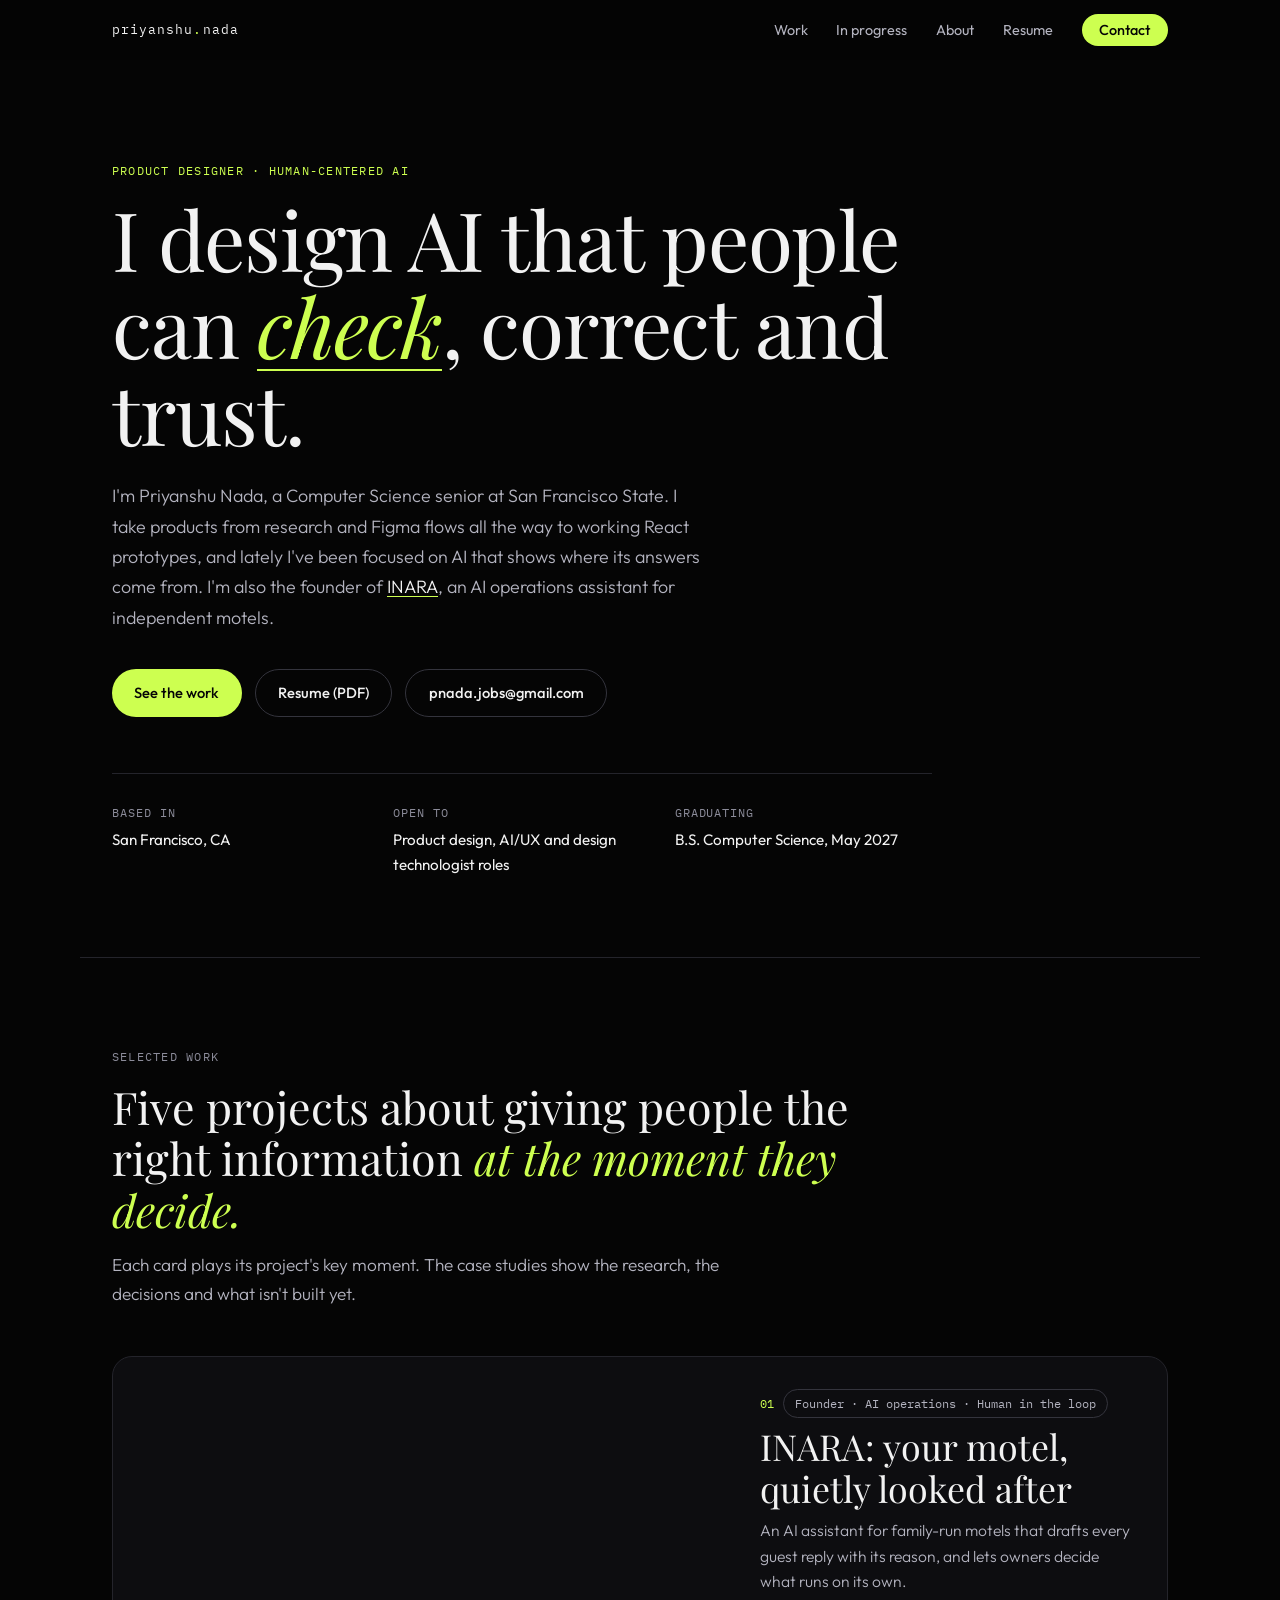
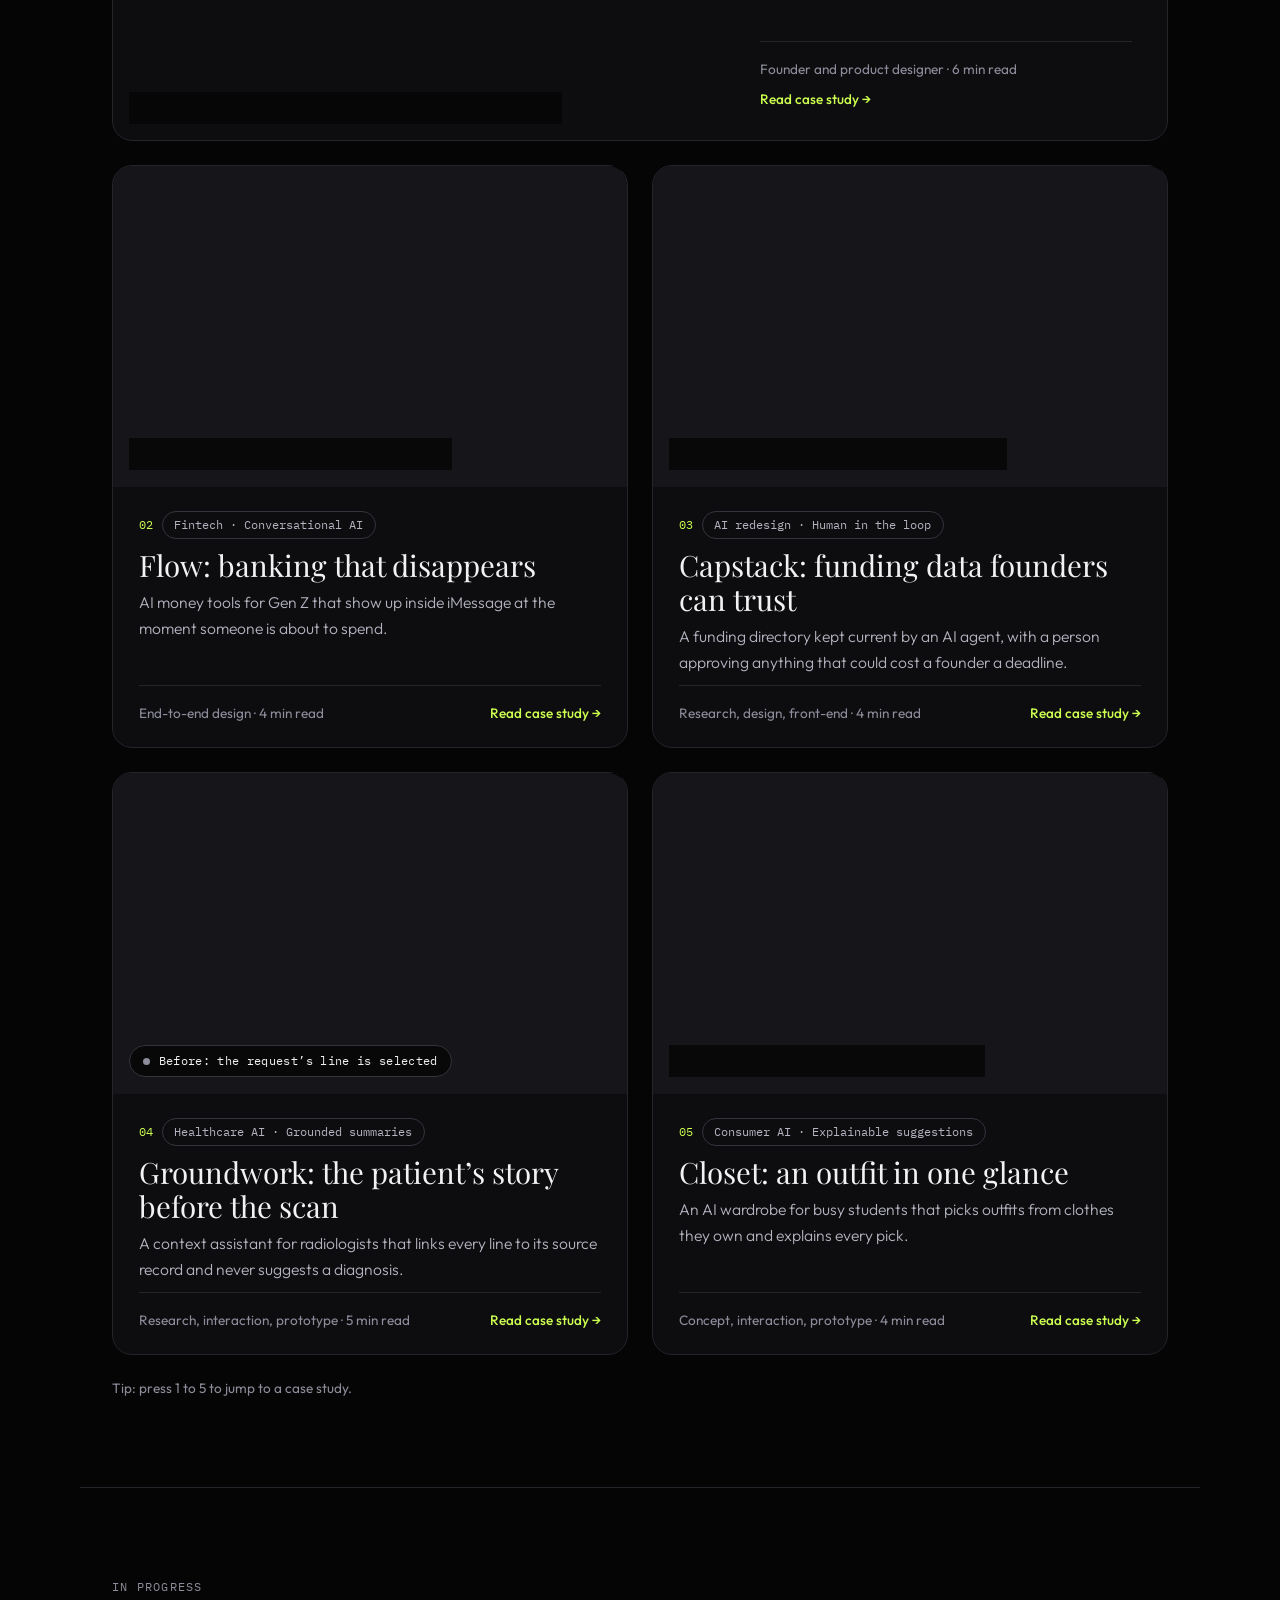
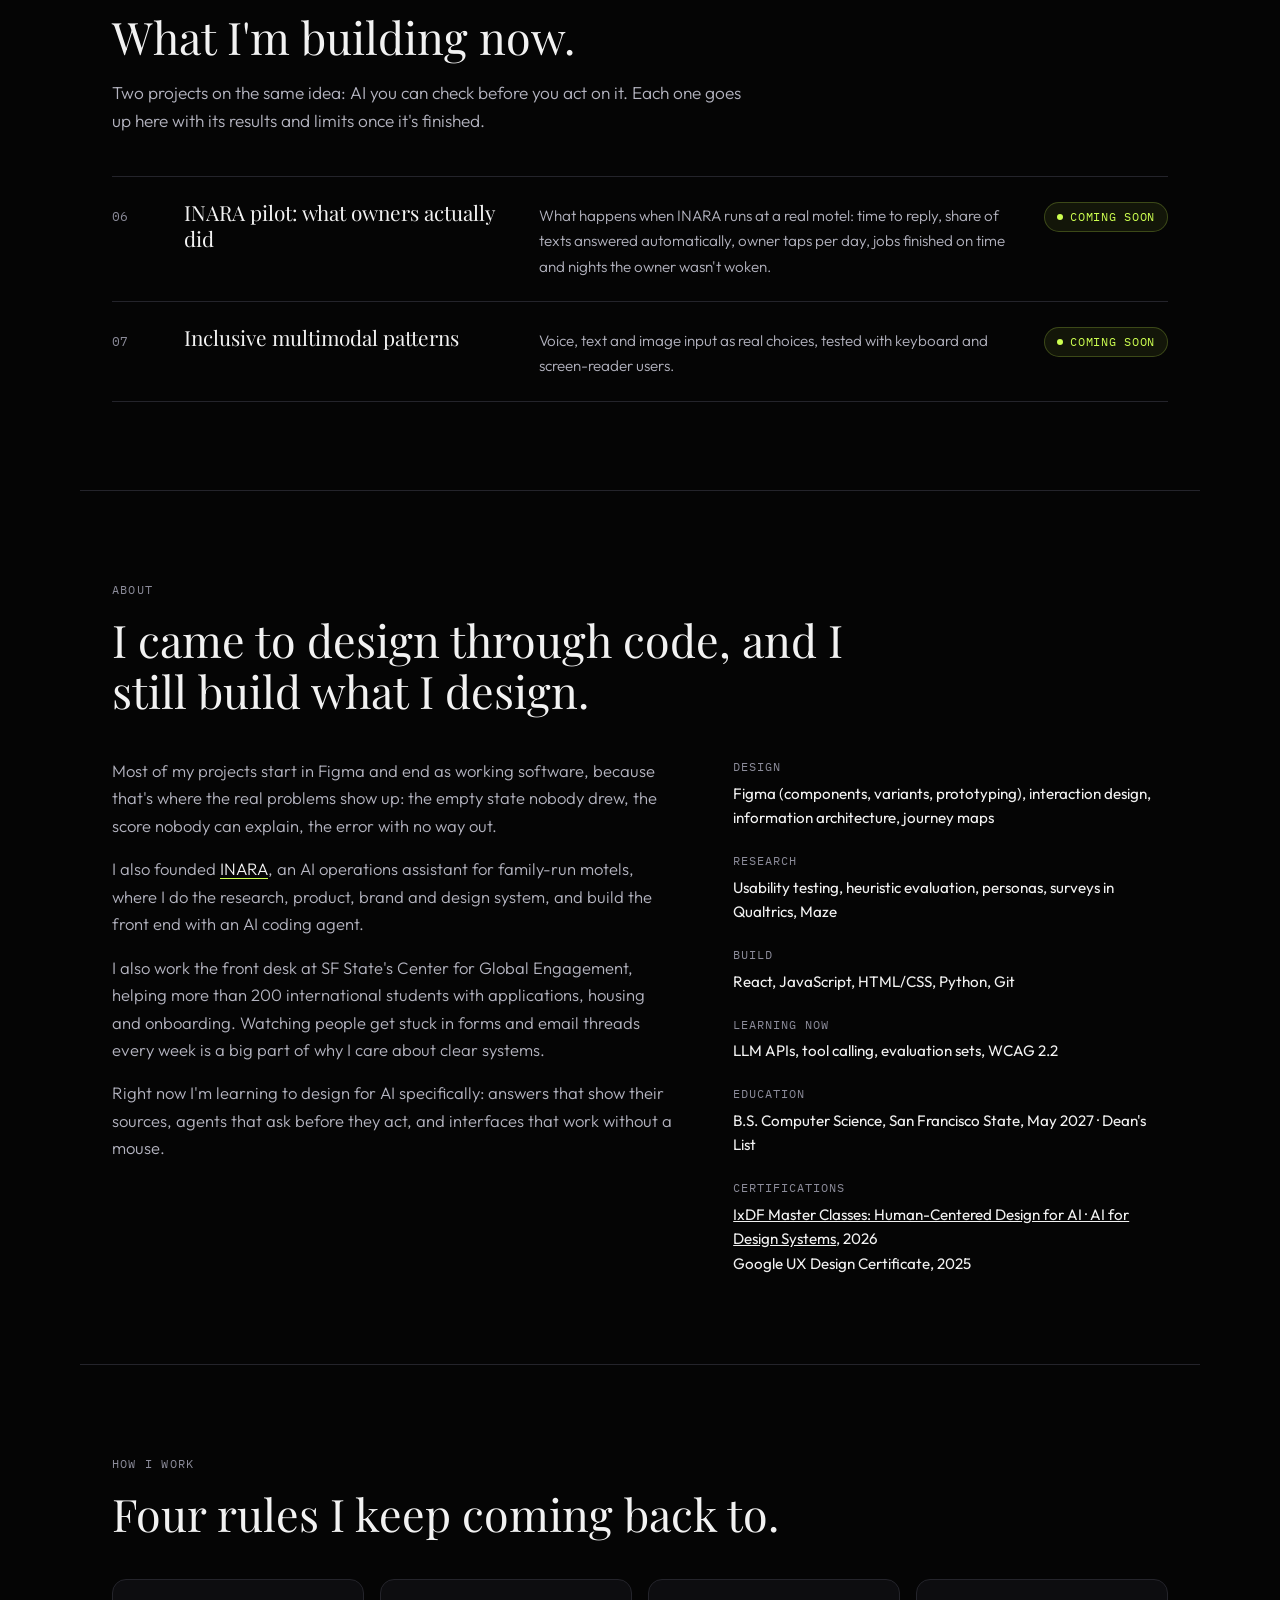
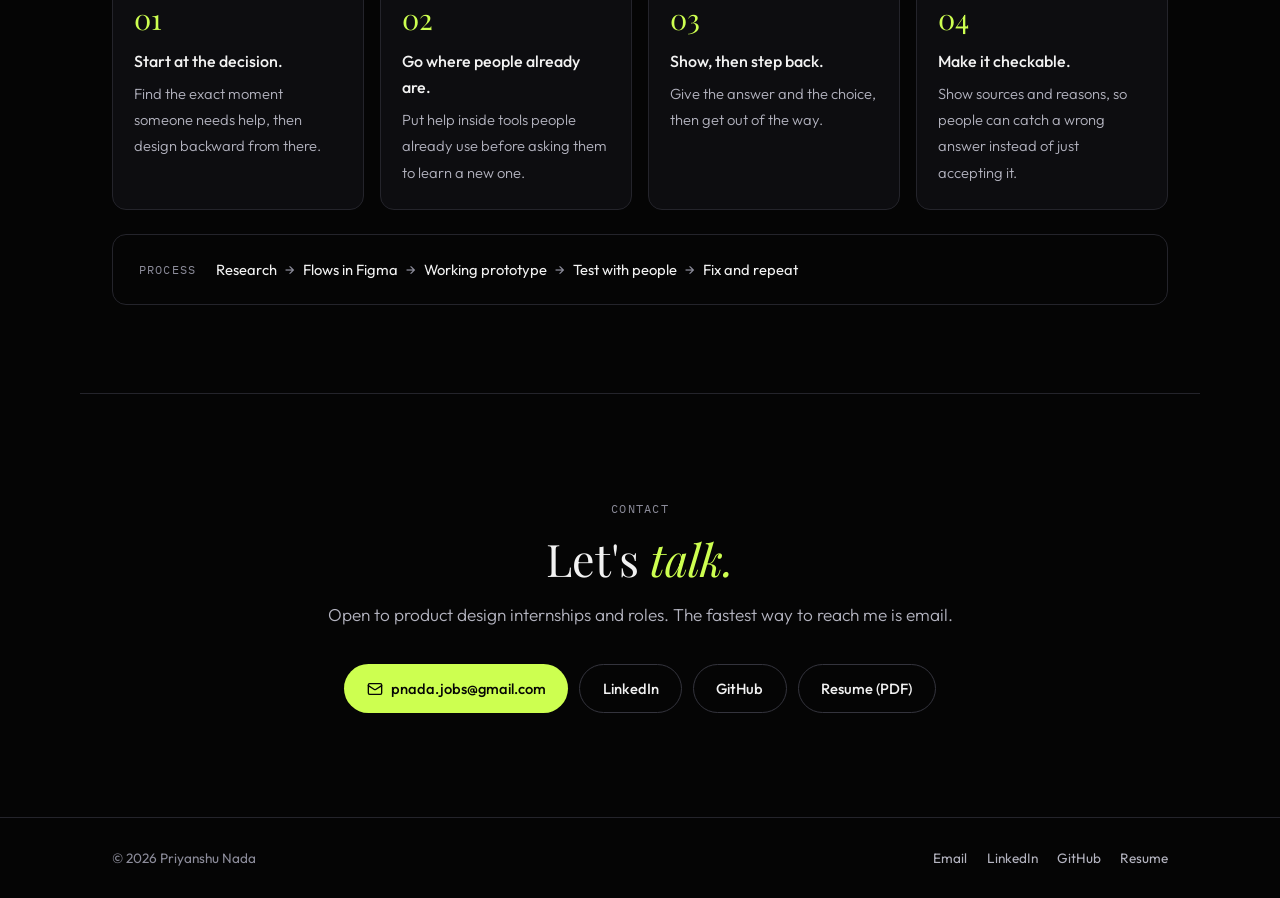
<file: index.html>
<!DOCTYPE html>
<html lang="en">
<head>
<meta charset="UTF-8">
<meta name="viewport" content="width=device-width, initial-scale=1.0">
<title>Priyanshu Nada | Product Designer, Human-Centered AI</title>
<meta name="description" content="Priyanshu Nada is a product designer, CS senior at San Francisco State and founder of INARA. He designs and prototypes AI products people can check, correct and trust.">
<link rel="canonical" href="https://nadadesign.netlify.app/">
<meta property="og:title" content="Priyanshu Nada | Product Designer, Human-Centered AI">
<meta property="og:description" content="I design AI that people can check, correct and trust. Case studies: INARA, Flow, Capstack, Groundwork and Closet.">
<meta property="og:type" content="website">
<meta property="og:url" content="https://nadadesign.netlify.app/">
<meta property="og:image" content="https://nadadesign.netlify.app/assets/preview/inara-a.jpg">
<meta name="twitter:card" content="summary_large_image">
<link rel="preconnect" href="https://fonts.googleapis.com">
<link rel="preconnect" href="https://fonts.gstatic.com" crossorigin>
<link href="https://fonts.googleapis.com/css2?family=Playfair+Display:ital,wght@0,400;0,600;1,400&family=Outfit:wght@300;400;500;600&family=IBM+Plex+Mono:wght@400;500&display=swap" rel="stylesheet">
<script>document.documentElement.classList.add('js')</script>
<link rel="stylesheet" href="./assets/site.css">
<script type="speculationrules">{"prefetch":[{"source":"document","where":{"href_matches":"/work/*"},"eagerness":"moderate"}]}</script>
</head>
<body>
<a class="skip" href="#main">Skip to content</a>
<div class="progress" id="progress" aria-hidden="true"></div>

<header class="nav" id="nav">
  <div class="nav-in">
    <a class="logo" href="#top">priyanshu<span>.</span>nada</a>
    <button class="nav-toggle" id="navToggle" aria-expanded="false" aria-controls="navLinks" aria-label="Open menu">
      <svg viewBox="0 0 24 24" fill="none" stroke="currentColor" stroke-width="2" stroke-linecap="round" aria-hidden="true"><line x1="4" y1="7" x2="20" y2="7"/><line x1="4" y1="12" x2="20" y2="12"/><line x1="4" y1="17" x2="20" y2="17"/></svg>
    </button>
    <ul class="nav-links" id="navLinks">
      <li><a href="#work">Work</a></li>
      <li><a href="#next">In progress</a></li>
      <li><a href="#about">About</a></li>
      <li><a href="./Priyanshu_Nada_Product_Design_Resume.pdf" target="_blank" rel="noopener">Resume</a></li>
      <li><a class="btn-sm" href="#contact">Contact</a></li>
    </ul>
  </div>
</header>

<main id="main">

<!-- Hero -->
<section class="hero" id="top">
  <div class="wrap">
    <p class="label">Product designer · Human-centered AI</p>
    <h1 class="h1">I design AI that people can <em>check</em>, correct and trust.</h1>
    <p class="hero-sub">I'm Priyanshu Nada, a Computer Science senior at San Francisco State. I take products from research and Figma flows all the way to working React prototypes, and lately I've been focused on AI that shows where its answers come from. I'm also the founder of <a href="work/inara/">INARA</a>, an AI operations assistant for independent motels.</p>
    <div class="hero-cta">
      <a class="btn btn-a" href="#work">See the work</a>
      <a class="btn btn-o" href="./Priyanshu_Nada_Product_Design_Resume.pdf" target="_blank" rel="noopener">Resume (PDF)</a>
      <a class="btn btn-o" href="mailto:pnada.jobs@gmail.com">pnada.jobs@gmail.com</a>
    </div>
    <dl class="facts">
      <div><dt>Based in</dt><dd>San Francisco, CA</dd></div>
      <div><dt>Open to</dt><dd>Product design, AI/UX and design technologist roles</dd></div>
      <div><dt>Graduating</dt><dd>B.S. Computer Science, May 2027</dd></div>
    </dl>
  </div>
</section>
<div class="rule"></div>

<!-- Work -->
<section id="work">
  <div class="wrap">
    <div class="reveal">
      <p class="label">Selected work</p>
      <h2 class="h2">Five projects about giving people the right information <em>at the moment they decide.</em></h2>
      <p class="lead">Each card plays its project's key moment. The case studies show the research, the decisions and what isn't built yet.</p>
    </div>
    <div class="grid">
      <a class="pcard featured" href="work/inara/" aria-label="INARA: your motel, quietly looked after. Read the case study">
        <div class="pmedia" style="view-transition-name:m-inara">
          <picture><source type="image/webp" srcset="assets/preview/inara-a.webp"><img class="a" src="assets/preview/inara-a.jpg" width="1200" height="750" loading="lazy" decoding="async" alt=""></picture>
          <picture><source type="image/webp" srcset="assets/preview/inara-b.webp"><img class="b" src="assets/preview/inara-b.jpg" width="1200" height="750" loading="lazy" decoding="async" alt=""></picture>
          <span class="phint" aria-hidden="true"><i></i><span class="s1">Before: a late-checkout text, drafted with its reason</span><span class="s2">After: approved in two taps, and delivered</span></span>
        </div>
        <div class="pbody">
          <div class="pkick"><span class="case-num">01</span><span class="pill">Founder · AI operations · Human in the loop</span></div>
          <h3 class="ptitle" style="view-transition-name:t-inara">INARA: your motel, quietly looked after</h3>
          <p class="pline">An AI assistant for family-run motels that drafts every guest reply with its reason, and lets owners decide what runs on its own.</p>
          <div class="pfoot"><span>Founder and product designer · 6 min read</span><span class="pgo">Read case study <span class="arr" aria-hidden="true">→</span></span></div>
        </div>
      </a>
      <a class="pcard" href="work/flow/" aria-label="Flow: banking that disappears. Read the case study">
        <div class="pmedia" style="view-transition-name:m-flow">
          <img class="a" src="assets/preview/flow-a.jpg" width="1200" height="750" loading="lazy" alt="">
          <img class="b" src="assets/preview/flow-b.jpg" width="1200" height="750" loading="lazy" alt="">
          <span class="phint" aria-hidden="true"><i></i><span class="s1">Before: a bill lands in the group chat</span><span class="s2">After: split settled in 18 seconds</span></span>
        </div>
        <div class="pbody">
          <div class="pkick"><span class="case-num">02</span><span class="pill">Fintech · Conversational AI</span></div>
          <h3 class="ptitle" style="view-transition-name:t-flow">Flow: banking that disappears</h3>
          <p class="pline">AI money tools for Gen Z that show up inside iMessage at the moment someone is about to spend.</p>
          <div class="pfoot"><span>End-to-end design · 4 min read</span><span class="pgo">Read case study <span class="arr" aria-hidden="true">→</span></span></div>
        </div>
      </a>
      <a class="pcard" href="work/capstack/" aria-label="Capstack: funding data founders can trust. Read the case study">
        <div class="pmedia" style="view-transition-name:m-capstack">
          <img class="a" src="assets/preview/capstack-a.jpg" width="1200" height="750" loading="lazy" alt="">
          <img class="b" src="assets/preview/capstack-b.jpg" width="1200" height="750" loading="lazy" alt="">
          <span class="phint" aria-hidden="true"><i></i><span class="s1">Before: the agent proposes a rule change</span><span class="s2">After: a curator verifies it, with the source</span></span>
        </div>
        <div class="pbody">
          <div class="pkick"><span class="case-num">03</span><span class="pill">AI redesign · Human in the loop</span></div>
          <h3 class="ptitle" style="view-transition-name:t-capstack">Capstack: funding data founders can trust</h3>
          <p class="pline">A funding directory kept current by an AI agent, with a person approving anything that could cost a founder a deadline.</p>
          <div class="pfoot"><span>Research, design, front-end · 4 min read</span><span class="pgo">Read case study <span class="arr" aria-hidden="true">→</span></span></div>
        </div>
      </a>
      <a class="pcard" href="work/groundwork/" aria-label="Groundwork: the patient’s story before the scan. Read the case study">
        <div class="pmedia" style="view-transition-name:m-groundwork">
          <img class="a" src="assets/preview/groundwork-a.jpg" width="1200" height="750" loading="lazy" alt="">
          <img class="b" src="assets/preview/groundwork-b.jpg" width="1200" height="750" loading="lazy" alt="">
          <span class="phint" aria-hidden="true"><i></i><span class="s1">Before: the request’s line is selected</span><span class="s2">After: a lab source opens, exact line highlighted</span></span>
        </div>
        <div class="pbody">
          <div class="pkick"><span class="case-num">04</span><span class="pill">Healthcare AI · Grounded summaries</span></div>
          <h3 class="ptitle" style="view-transition-name:t-groundwork">Groundwork: the patient’s story before the scan</h3>
          <p class="pline">A context assistant for radiologists that links every line to its source record and never suggests a diagnosis.</p>
          <div class="pfoot"><span>Research, interaction, prototype · 5 min read</span><span class="pgo">Read case study <span class="arr" aria-hidden="true">→</span></span></div>
        </div>
      </a>
      <a class="pcard" href="work/closet/" aria-label="Closet: an outfit in one glance. Read the case study">
        <div class="pmedia" style="view-transition-name:m-closet">
          <img class="a" src="assets/preview/closet-a.jpg" width="1200" height="750" loading="lazy" alt="">
          <img class="b" src="assets/preview/closet-b.jpg" width="1200" height="750" loading="lazy" alt="">
          <span class="phint" aria-hidden="true"><i></i><span class="s1">Before: the wardrobe doors are closed</span><span class="s2">After: doors open on today’s clothes</span></span>
        </div>
        <div class="pbody">
          <div class="pkick"><span class="case-num">05</span><span class="pill">Consumer AI · Explainable suggestions</span></div>
          <h3 class="ptitle" style="view-transition-name:t-closet">Closet: an outfit in one glance</h3>
          <p class="pline">An AI wardrobe for busy students that picks outfits from clothes they own and explains every pick.</p>
          <div class="pfoot"><span>Concept, interaction, prototype · 4 min read</span><span class="pgo">Read case study <span class="arr" aria-hidden="true">→</span></span></div>
        </div>
      </a>
    </div>
    <p class="kbd-hint">Tip: press 1 to 5 to jump to a case study.</p>
  </div>
</section>
<div class="rule"></div>

<!-- In progress -->
<section id="next">
  <div class="wrap reveal">
    <p class="label">In progress</p>
    <h2 class="h2">What I'm building now.</h2>
    <p class="lead">Two projects on the same idea: AI you can check before you act on it. Each one goes up here with its results and limits once it's finished.</p>
    <ul class="next-list">
      <li><span class="n-num">06</span><span class="n-name">INARA pilot: what owners actually did</span><span class="n-desc">What happens when INARA runs at a real motel: time to reply, share of texts answered automatically, owner taps per day, jobs finished on time and nights the owner wasn't woken.</span><span class="n-tag">Coming soon</span></li>
      <li><span class="n-num">07</span><span class="n-name">Inclusive multimodal patterns</span><span class="n-desc">Voice, text and image input as real choices, tested with keyboard and screen-reader users.</span><span class="n-tag">Coming soon</span></li>
    </ul>
  </div>
</section>
<div class="rule"></div>

<!-- About -->
<section id="about">
  <div class="wrap reveal">
    <p class="label">About</p>
    <h2 class="h2">I came to design through code, and I still build what I design.</h2>
    <div class="about-grid">
      <div class="about-text">
        <p>Most of my projects start in Figma and end as working software, because that's where the real problems show up: the empty state nobody drew, the score nobody can explain, the error with no way out.</p>
        <p>I also founded <a href="work/inara/">INARA</a>, an AI operations assistant for family-run motels, where I do the research, product, brand and design system, and build the front end with an AI coding agent.</p>
        <p>I also work the front desk at SF State's Center for Global Engagement, helping more than 200 international students with applications, housing and onboarding. Watching people get stuck in forms and email threads every week is a big part of why I care about clear systems.</p>
        <p>Right now I'm learning to design for AI specifically: answers that show their sources, agents that ask before they act, and interfaces that work without a mouse.</p>
      </div>
      <dl class="kit">
        <div><dt>Design</dt><dd>Figma (components, variants, prototyping), interaction design, information architecture, journey maps</dd></div>
        <div><dt>Research</dt><dd>Usability testing, heuristic evaluation, personas, surveys in Qualtrics, Maze</dd></div>
        <div><dt>Build</dt><dd>React, JavaScript, HTML/CSS, Python, Git</dd></div>
        <div><dt>Learning now</dt><dd>LLM APIs, tool calling, evaluation sets, WCAG 2.2</dd></div>
        <div><dt>Education</dt><dd>B.S. Computer Science, San Francisco State, May 2027 · Dean's List</dd></div>
        <div><dt>Certifications</dt><dd><a href="https://www.interaction-design.org/members/priyanshu-nada" target="_blank" rel="noopener">IxDF Master Classes: Human-Centered Design for AI · AI for Design Systems</a>, 2026<br>Google UX Design Certificate, 2025</dd></div>
      </dl>
    </div>
  </div>
</section>
<div class="rule"></div>

<!-- Approach -->
<section id="approach">
  <div class="wrap reveal">
    <p class="label">How I work</p>
    <h2 class="h2">Four rules I keep coming back to.</h2>
    <ol class="principles">
      <li><b>Start at the decision.</b><span>Find the exact moment someone needs help, then design backward from there.</span></li>
      <li><b>Go where people already are.</b><span>Put help inside tools people already use before asking them to learn a new one.</span></li>
      <li><b>Show, then step back.</b><span>Give the answer and the choice, then get out of the way.</span></li>
      <li><b>Make it checkable.</b><span>Show sources and reasons, so people can catch a wrong answer instead of just accepting it.</span></li>
    </ol>
    <div class="process">
      <p class="label">Process</p>
      <ol class="steps">
        <li>Research</li><li>Flows in Figma</li><li>Working prototype</li><li>Test with people</li><li>Fix and repeat</li>
      </ol>
    </div>
  </div>
</section>
<div class="rule"></div>

<!-- Contact -->
<section class="contact" id="contact">
  <div class="wrap reveal">
    <p class="label">Contact</p>
    <h2 class="h2">Let's <em>talk.</em></h2>
    <p class="lead">Open to product design internships and roles. The fastest way to reach me is email.</p>
    <div class="contact-btns">
      <a class="btn btn-a" href="mailto:pnada.jobs@gmail.com">
        <svg viewBox="0 0 24 24" fill="none" stroke="currentColor" stroke-width="2" stroke-linecap="round" stroke-linejoin="round" aria-hidden="true"><rect x="2" y="4" width="20" height="16" rx="2"/><path d="m22 7-8.97 5.7a1.94 1.94 0 0 1-2.06 0L2 7"/></svg>pnada.jobs@gmail.com</a>
      <a class="btn btn-o" href="https://www.linkedin.com/in/priyanshunada" target="_blank" rel="noopener">LinkedIn</a>
      <a class="btn btn-o" href="https://github.com/Priyanshunada04" target="_blank" rel="noopener">GitHub</a>
      <a class="btn btn-o" href="./Priyanshu_Nada_Product_Design_Resume.pdf" target="_blank" rel="noopener">Resume (PDF)</a>
    </div>
  </div>
</section>

</main>

<footer>
  <div class="foot">
    <span>© <span id="yr">2026</span> Priyanshu Nada</span>
    <nav aria-label="Footer">
      <a href="mailto:pnada.jobs@gmail.com">Email</a>
      <a href="https://www.linkedin.com/in/priyanshunada" target="_blank" rel="noopener">LinkedIn</a>
      <a href="https://github.com/Priyanshunada04" target="_blank" rel="noopener">GitHub</a>
      <a href="./Priyanshu_Nada_Product_Design_Resume.pdf" target="_blank" rel="noopener">Resume</a>
    </nav>
  </div>
</footer>

<script src="./assets/site.js"></script>
</body>
</html>
</file>
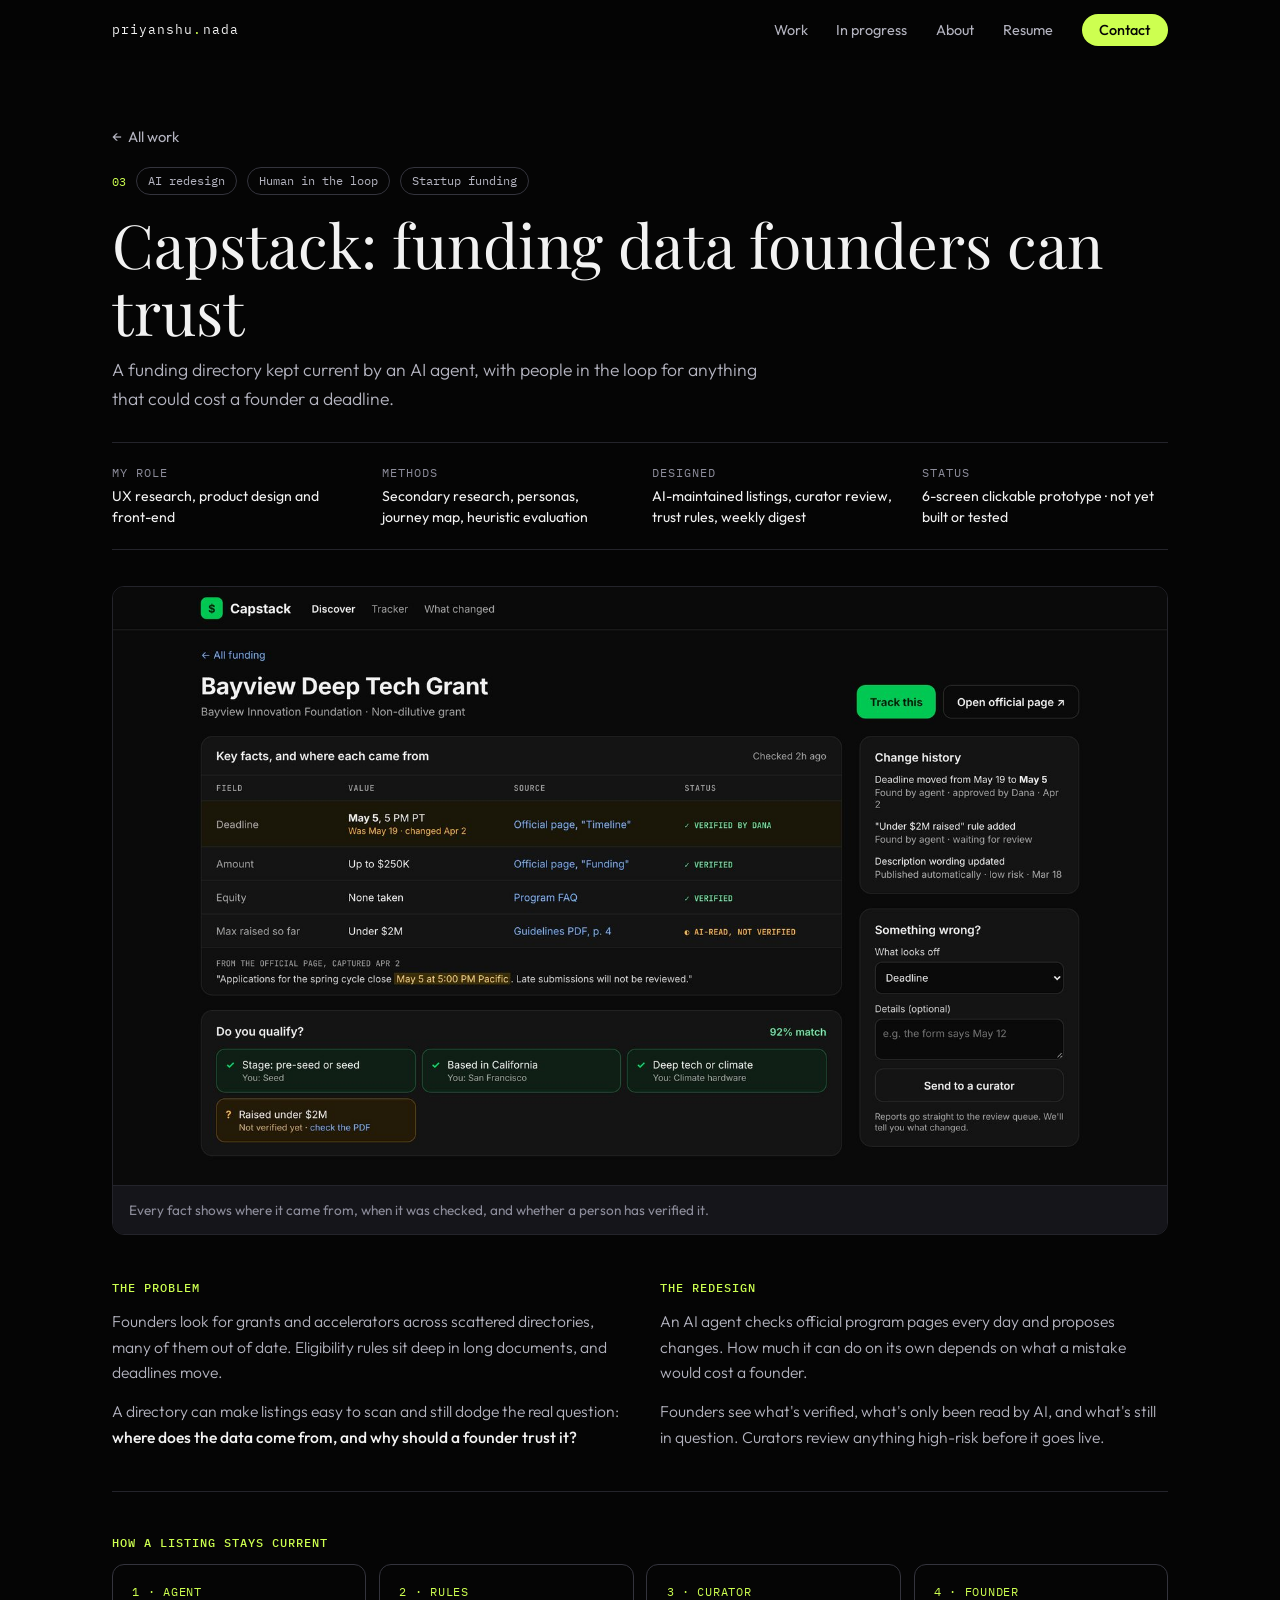
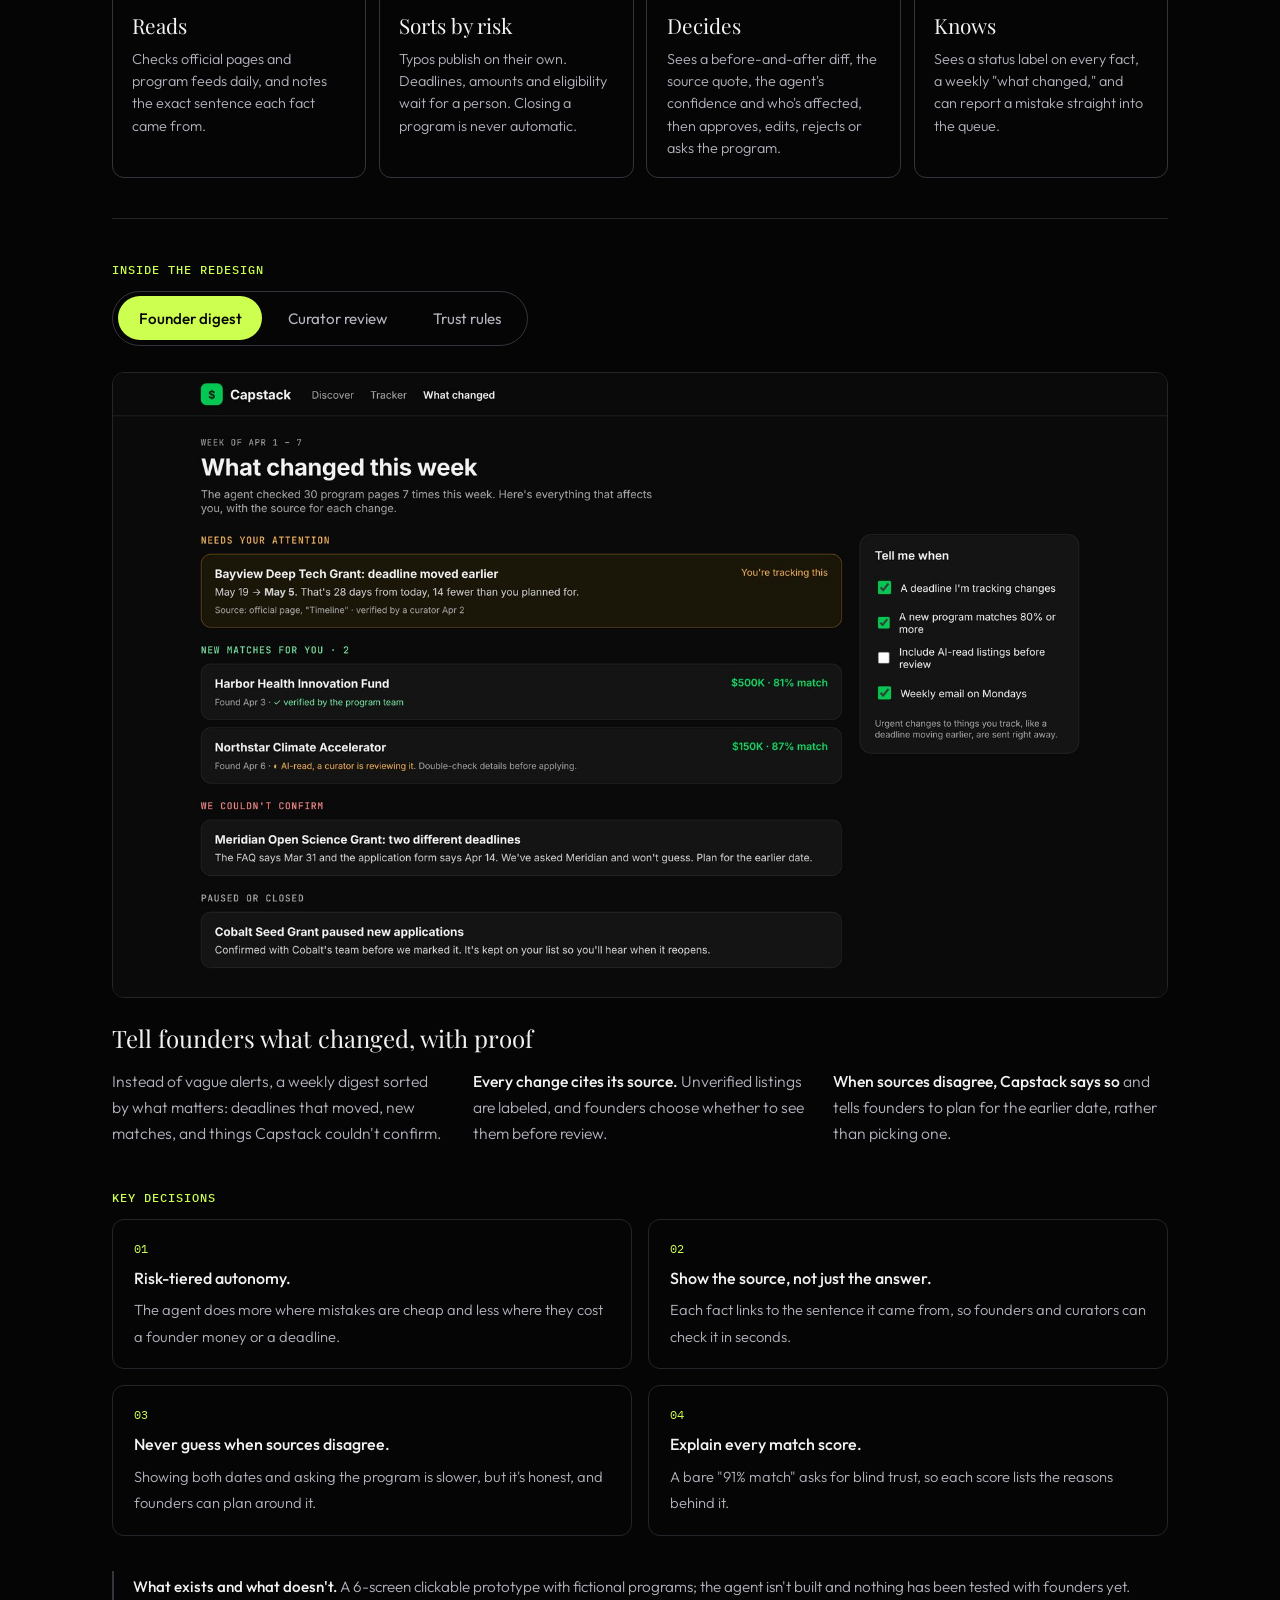
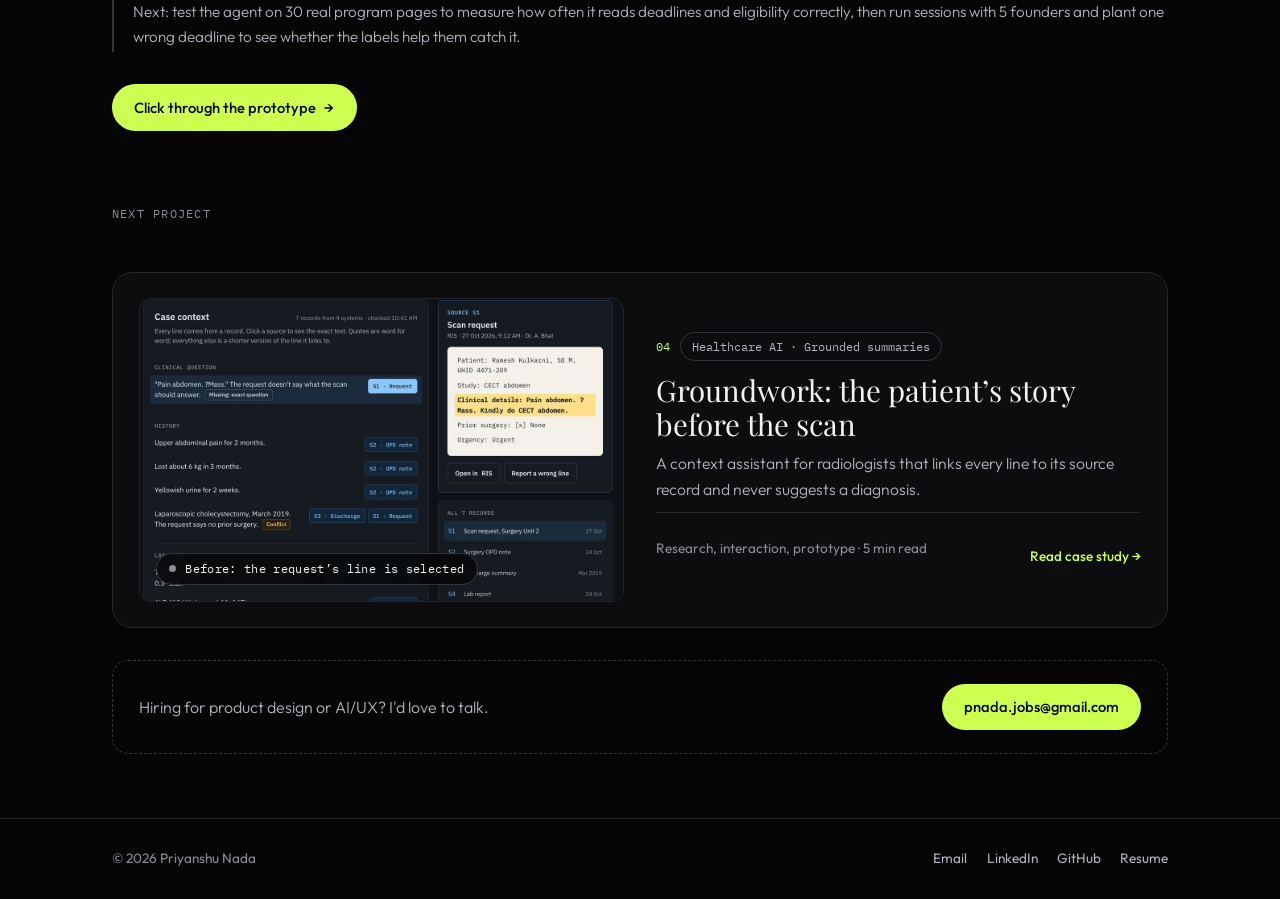
<file: work/capstack/index.html>
<!DOCTYPE html>
<html lang="en">
<head>
<meta charset="UTF-8">
<meta name="viewport" content="width=device-width, initial-scale=1.0">
<title>Capstack case study | Priyanshu Nada</title>
<meta name="description" content="A funding directory kept current by an AI agent, with people in the loop for anything that could cost a founder a deadline.">
<link rel="canonical" href="https://nadadesign.netlify.app/work/capstack/">
<meta property="og:title" content="Capstack case study | Priyanshu Nada">
<meta property="og:description" content="A funding directory kept current by an AI agent, with people in the loop for anything that could cost a founder a deadline.">
<meta property="og:type" content="website">
<meta property="og:url" content="https://nadadesign.netlify.app/work/capstack/">
<meta property="og:image" content="https://nadadesign.netlify.app/assets/preview/capstack-b.jpg">
<meta name="twitter:card" content="summary_large_image">
<link rel="preconnect" href="https://fonts.googleapis.com">
<link rel="preconnect" href="https://fonts.gstatic.com" crossorigin>
<link href="https://fonts.googleapis.com/css2?family=Playfair+Display:ital,wght@0,400;0,600;1,400&family=Outfit:wght@300;400;500;600&family=IBM+Plex+Mono:wght@400;500&display=swap" rel="stylesheet">
<script>document.documentElement.classList.add('js')</script>
<link rel="stylesheet" href="../../assets/site.css">
<script type="speculationrules">{"prefetch":[{"source":"document","where":{"href_matches":"/work/*"},"eagerness":"moderate"}]}</script>
</head>
<body>
<a class="skip" href="#main">Skip to content</a>
<div class="progress" id="progress" aria-hidden="true"></div>

<header class="nav" id="nav">
  <div class="nav-in">
    <a class="logo" href="../../#top">priyanshu<span>.</span>nada</a>
    <button class="nav-toggle" id="navToggle" aria-expanded="false" aria-controls="navLinks" aria-label="Open menu">
      <svg viewBox="0 0 24 24" fill="none" stroke="currentColor" stroke-width="2" stroke-linecap="round" aria-hidden="true"><line x1="4" y1="7" x2="20" y2="7"/><line x1="4" y1="12" x2="20" y2="12"/><line x1="4" y1="17" x2="20" y2="17"/></svg>
    </button>
    <ul class="nav-links" id="navLinks">
      <li><a href="../../#work">Work</a></li>
      <li><a href="../../#next">In progress</a></li>
      <li><a href="../../#about">About</a></li>
      <li><a href="../../Priyanshu_Nada_Product_Design_Resume.pdf" target="_blank" rel="noopener">Resume</a></li>
      <li><a class="btn-sm" href="../../#contact">Contact</a></li>
    </ul>
  </div>
</header>

<main id="main">
  <div class="wrap">
    <nav class="crumb" aria-label="Breadcrumb"><a href="../../#work"><span aria-hidden="true">←</span> All work</a></nav>

    <article class="case page" aria-labelledby="cap-title">
      <div class="case-head">
        <div class="case-kicker"><span class="case-num">03</span><span class="pill">AI redesign</span><span class="pill">Human in the loop</span><span class="pill">Startup funding</span></div>
        <h1 class="case-title" id="cap-title" style="view-transition-name:t-capstack">Capstack: funding data founders can trust</h1>
        <p class="case-lede">A funding directory kept current by an AI agent, with people in the loop for anything that could cost a founder a deadline.</p>
        <dl class="case-meta">
          <div><dt>My role</dt><dd>UX research, product design and front-end</dd></div>
          <div><dt>Methods</dt><dd>Secondary research, personas, journey map, heuristic evaluation</dd></div>
          <div><dt>Designed</dt><dd>AI-maintained listings, curator review, trust rules, weekly digest</dd></div>
          <div><dt>Status</dt><dd>6-screen clickable prototype · not yet built or tested</dd></div>
        </dl>
      </div>

      <figure class="shot" style="view-transition-name:m-capstack">
        <img src="../../assets/capstack-listing.jpg" width="1600" height="909" loading="lazy" alt="A Capstack listing for the fictional Bayview Deep Tech Grant. A Key facts table shows each field with its value, source and status: the deadline May 5, moved from May 19 and verified by a curator; the amount and equity verified; a new under $2M raised rule marked AI-read, not verified. Below it, a quote from the official page highlights the deadline, an eligibility checklist shows 3 passes and 1 unverified item, and a side panel shows change history and a form to report a problem.">
        <figcaption>Every fact shows where it came from, when it was checked, and whether a person has verified it.</figcaption>
      </figure>

      <div class="case-body">
        <div class="cols">
          <div>
            <h4 class="h4">The problem</h4>
            <div class="prose">
              <p>Founders look for grants and accelerators across scattered directories, many of them out of date. Eligibility rules sit deep in long documents, and deadlines move.</p>
              <p>A directory can make listings easy to scan and still dodge the real question: <strong>where does the data come from, and why should a founder trust it?</strong></p>
            </div>
          </div>
          <div>
            <h4 class="h4">The redesign</h4>
            <div class="prose">
              <p>An AI agent checks official program pages every day and proposes changes. How much it can do on its own depends on what a mistake would cost a founder.</p>
              <p>Founders see what's verified, what's only been read by AI, and what's still in question. Curators review anything high-risk before it goes live.</p>
            </div>
          </div>
        </div>

        <div class="platform">
          <h4 class="h4">How a listing stays current</h4>
          <ol class="plat-row steps4">
            <li class="plat-card"><span class="plat-kind">1 · Agent</span><b>Reads</b><span>Checks official pages and program feeds daily, and notes the exact sentence each fact came from.</span></li>
            <li class="plat-card"><span class="plat-kind">2 · Rules</span><b>Sorts by risk</b><span>Typos publish on their own. Deadlines, amounts and eligibility wait for a person. Closing a program is never automatic.</span></li>
            <li class="plat-card"><span class="plat-kind">3 · Curator</span><b>Decides</b><span>Sees a before-and-after diff, the source quote, the agent's confidence and who's affected, then approves, edits, rejects or asks the program.</span></li>
            <li class="plat-card"><span class="plat-kind">4 · Founder</span><b>Knows</b><span>Sees a status label on every fact, a weekly "what changed," and can report a mistake straight into the queue.</span></li>
          </ol>
        </div>

        <div class="tour">
          <h4 class="h4">Inside the redesign</h4>
          <div class="tabs" role="tablist" aria-label="Capstack screens">
            <button class="tab" role="tab" id="tab-digest" aria-controls="panel-digest" aria-selected="true">Founder digest</button>
            <button class="tab" role="tab" id="tab-review" aria-controls="panel-review" aria-selected="false" tabindex="-1">Curator review</button>
            <button class="tab" role="tab" id="tab-rules" aria-controls="panel-rules" aria-selected="false" tabindex="-1">Trust rules</button>
          </div>

          <div class="panel wide" role="tabpanel" id="panel-digest" aria-labelledby="tab-digest">
            <figure class="feature-img"><img src="../../assets/capstack-digest.jpg" width="1600" height="947" loading="lazy" alt="What changed this week. Needs your attention: Bayview's deadline moved earlier from May 19 to May 5, 28 days from today. New matches: one verified program and one AI-read program still under review. We couldn't confirm: Meridian lists two different deadlines and Capstack won't guess. Paused: Cobalt paused applications, confirmed with its team. A side panel lets founders choose which changes to be told about."></figure>
            <div class="prose">
              <p class="panel-title">Tell founders what changed, with proof</p>
              <p>Instead of vague alerts, a weekly digest sorted by what matters: deadlines that moved, new matches, and things Capstack couldn't confirm.</p>
              <p><strong>Every change cites its source.</strong> Unverified listings are labeled, and founders choose whether to see them before review.</p>
              <p><strong>When sources disagree, Capstack says so</strong> and tells founders to plan for the earlier date, rather than picking one.</p>
            </div>
          </div>

          <div class="panel wide" role="tabpanel" id="panel-review" aria-labelledby="tab-review">
            <figure class="feature-img"><img src="../../assets/capstack-review.jpg" width="1600" height="709" loading="lazy" alt="Curator review queue. On the left, items needing a person: a high-risk eligibility change for Bayview, a new Northstar listing, a Meridian deadline conflict, a founder report about Harbor's amount, and a Cobalt closure marked never automatic. On the right, the selected change shows live versus proposed eligibility, the source quote from the guidelines PDF, the agent's medium confidence, why it needs a person, and that 38 founders would be notified, with Approve, Edit then approve, Ask the program and Reject buttons."></figure>
            <div class="prose">
              <p class="panel-title">Give the human enough to decide fast</p>
              <p>Each proposed change shows the before and after, the exact source quote, and the agent's confidence with a reason, not just a score.</p>
              <p><strong>It also shows the stakes:</strong> how many founders are tracking it and how many might no longer qualify.</p>
              <p><strong>Every decision is logged by name</strong> and can be undone for 7 days. Founder reports jump the queue.</p>
            </div>
          </div>

          <div class="panel wide" role="tabpanel" id="panel-rules" aria-labelledby="tab-rules">
            <figure class="feature-img"><img src="../../assets/capstack-rules.jpg" width="1600" height="885" loading="lazy" alt="Trust rules table. Wording, typos and logos: the agent decides and logs it. New listings: shown as AI-read, then a curator. Deadline, amount and eligibility: a curator approves. Sources disagree: ask the program. Closing or removing a program: never automatic. Below, safety settings and the three status labels founders see: verified, AI-read and sources disagree."></figure>
            <div class="prose">
              <p class="panel-title">Autonomy matched to the cost of a mistake</p>
              <p>The agent's freedom shrinks as the stakes rise. A typo fix publishes on its own. A deadline needs a person.</p>
              <p><strong>Closing a program is never automatic,</strong> because a wrong "closed" hides real money from founders, which is worse than a stale "open."</p>
              <p>The status labels founders see each pair an icon with words, so they don't rely on color alone.</p>
            </div>
          </div>
        </div>

        <div class="decisions">
          <h4 class="h4">Key decisions</h4>
          <ol class="dlist">
            <li><b>Risk-tiered autonomy.</b><span>The agent does more where mistakes are cheap and less where they cost a founder money or a deadline.</span></li>
            <li><b>Show the source, not just the answer.</b><span>Each fact links to the sentence it came from, so founders and curators can check it in seconds.</span></li>
            <li><b>Never guess when sources disagree.</b><span>Showing both dates and asking the program is slower, but it's honest, and founders can plan around it.</span></li>
            <li><b>Explain every match score.</b><span>A bare "91% match" asks for blind trust, so each score lists the reasons behind it.</span></li>
          </ol>
        </div>

        <div class="limits">
          <p><strong>What exists and what doesn't.</strong> A 6-screen clickable prototype with fictional programs; the agent isn't built and nothing has been tested with founders yet. Next: test the agent on 30 real program pages to measure how often it reads deadlines and eligibility correctly, then run sessions with 5 founders and plant one wrong deadline to see whether the labels help them catch it.</p>
        </div>
        <div class="links">
          <a class="btn btn-a" href="https://claude.ai/artifact/3c6dyqtgvCT89zu1waJvG7" target="_blank" rel="noopener">Click through the prototype <span class="arr" aria-hidden="true">→</span></a>
        </div>
      </div>
    </article>

    <p class="label" style="margin-top:3.5rem">Next project</p>
    <a class="nextp" href="../../work/groundwork/" aria-label="Groundwork: the patient’s story before the scan. Read the case study">
        <div class="pmedia" style="view-transition-name:m-groundwork">
          <img class="a" src="../../assets/preview/groundwork-a.jpg" width="1200" height="750" loading="lazy" alt="">
          <img class="b" src="../../assets/preview/groundwork-b.jpg" width="1200" height="750" loading="lazy" alt="">
          <span class="phint" aria-hidden="true"><i></i><span class="s1">Before: the request’s line is selected</span><span class="s2">After: a lab source opens, exact line highlighted</span></span>
        </div>
        <div>
          <div class="pkick"><span class="case-num">04</span><span class="pill">Healthcare AI · Grounded summaries</span></div>
          <h2 class="ptitle" style="view-transition-name:t-groundwork">Groundwork: the patient’s story before the scan</h2>
          <p class="pline">A context assistant for radiologists that links every line to its source record and never suggests a diagnosis.</p>
          <div class="pfoot"><span>Research, interaction, prototype · 5 min read</span><span class="pgo">Read case study <span class="arr" aria-hidden="true">→</span></span></div>
        </div>
      </a>
    <div class="mini-contact">
      <p>Hiring for product design or AI/UX? I'd love to talk.</p>
      <a class="btn btn-a" href="mailto:pnada.jobs@gmail.com">pnada.jobs@gmail.com</a>
    </div>
  </div>
</main>

<footer>
  <div class="foot">
    <span>© <span id="yr">2026</span> Priyanshu Nada</span>
    <nav aria-label="Footer">
      <a href="mailto:pnada.jobs@gmail.com">Email</a>
      <a href="https://www.linkedin.com/in/priyanshunada" target="_blank" rel="noopener">LinkedIn</a>
      <a href="https://github.com/Priyanshunada04" target="_blank" rel="noopener">GitHub</a>
      <a href="../../Priyanshu_Nada_Product_Design_Resume.pdf" target="_blank" rel="noopener">Resume</a>
    </nav>
  </div>
</footer>

<script src="../../assets/site.js"></script>
</body>
</html>
</file>
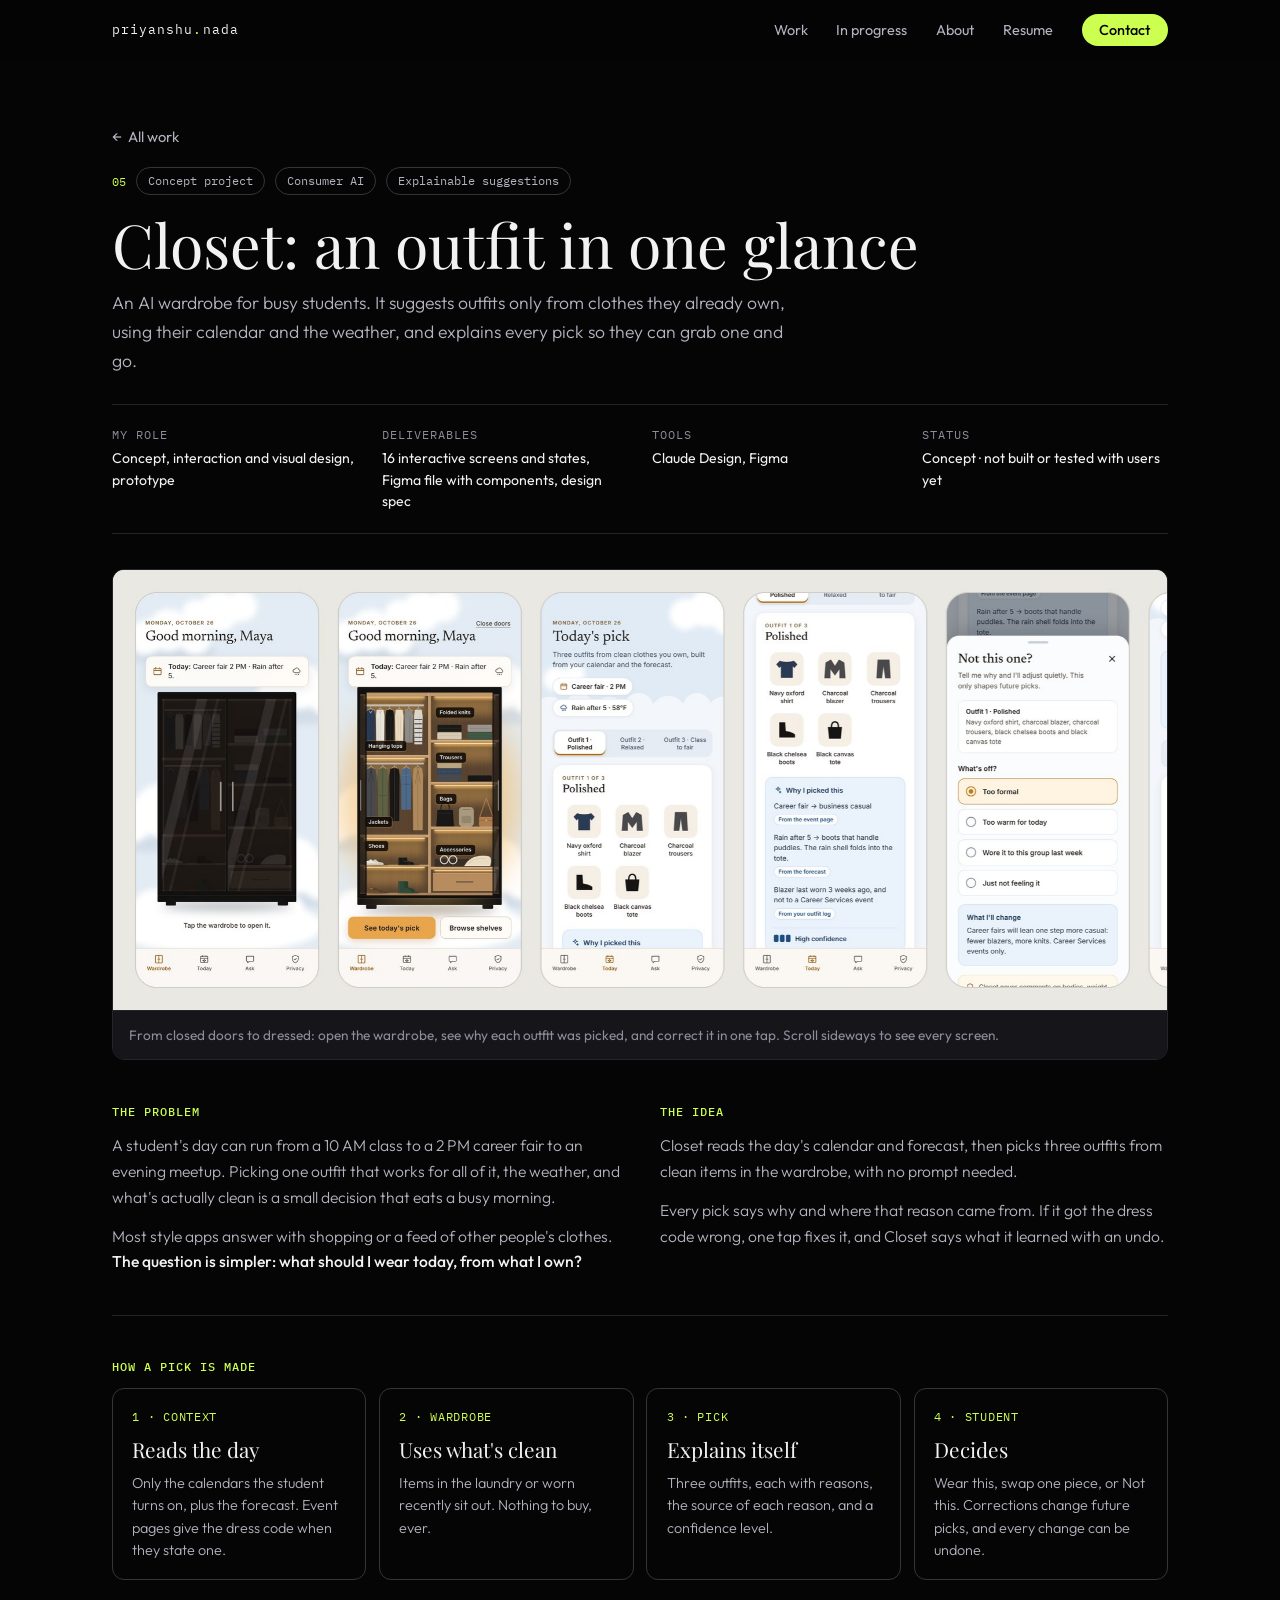
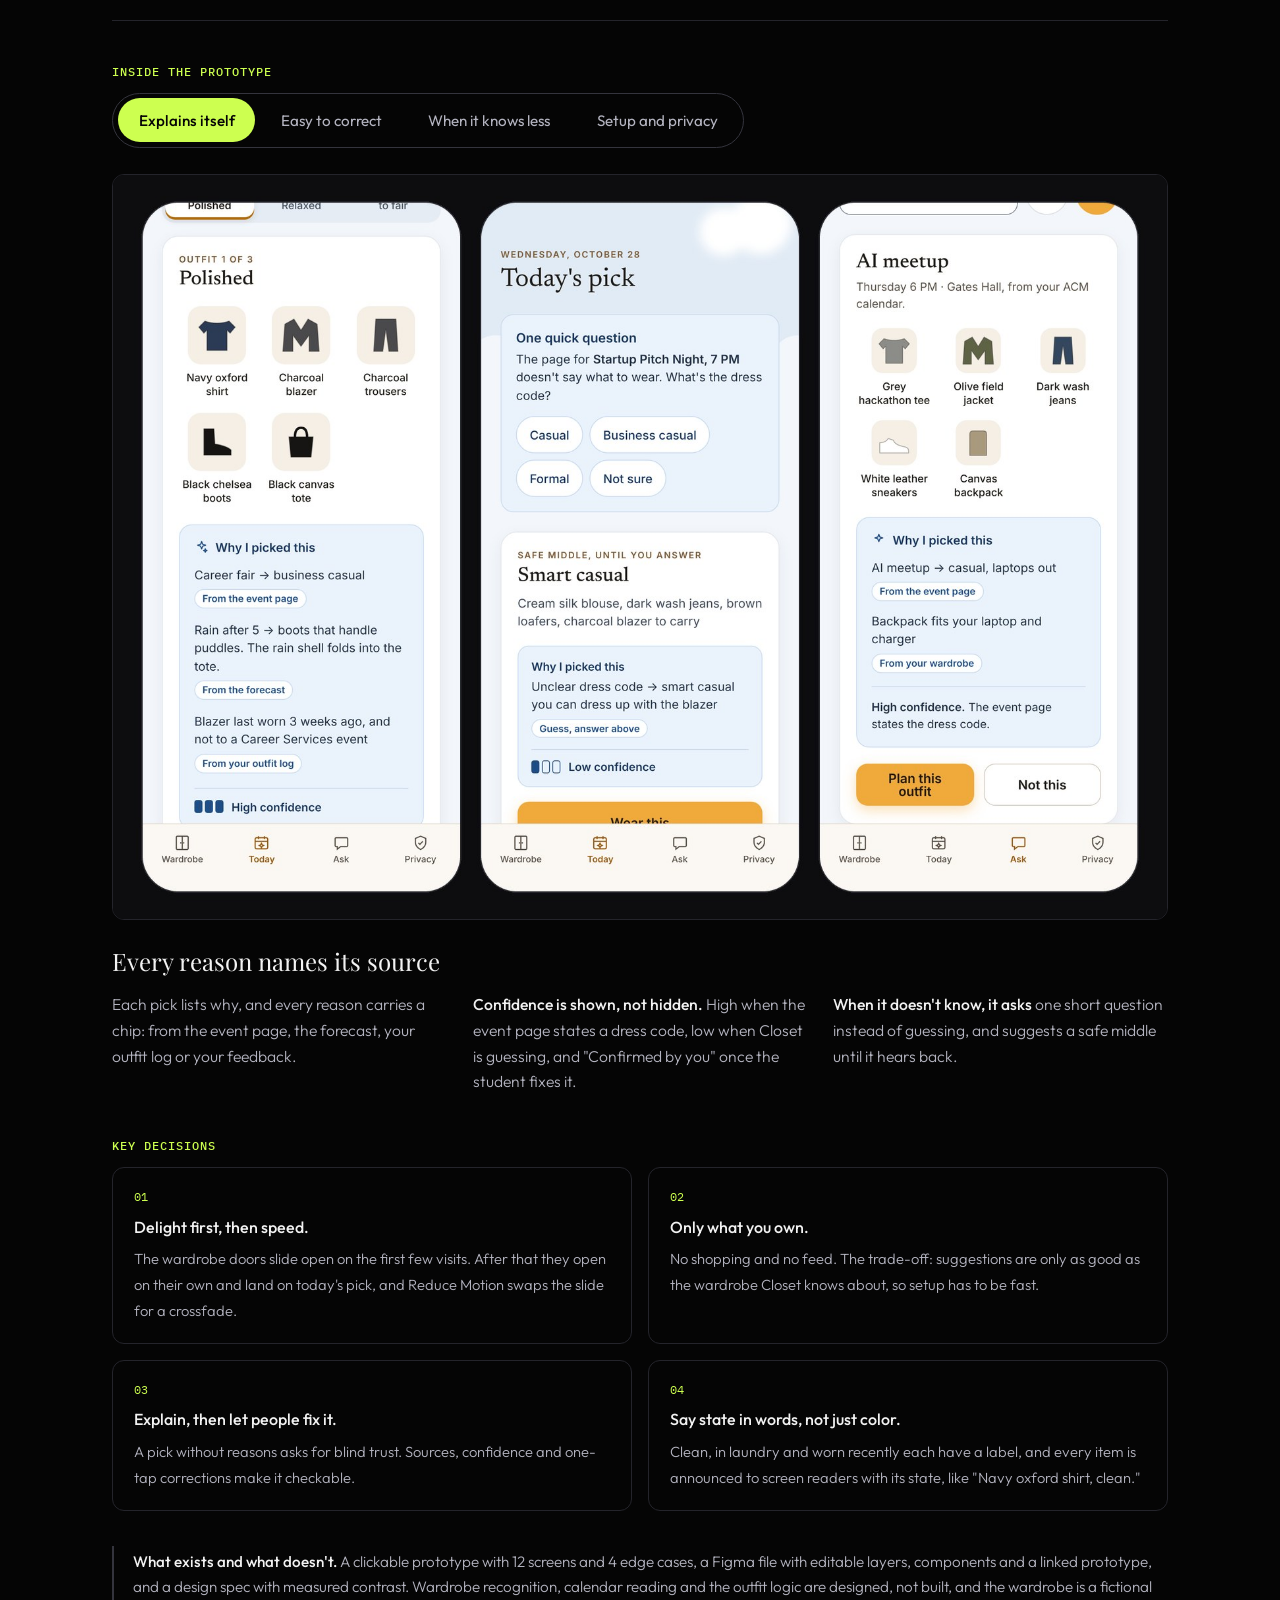
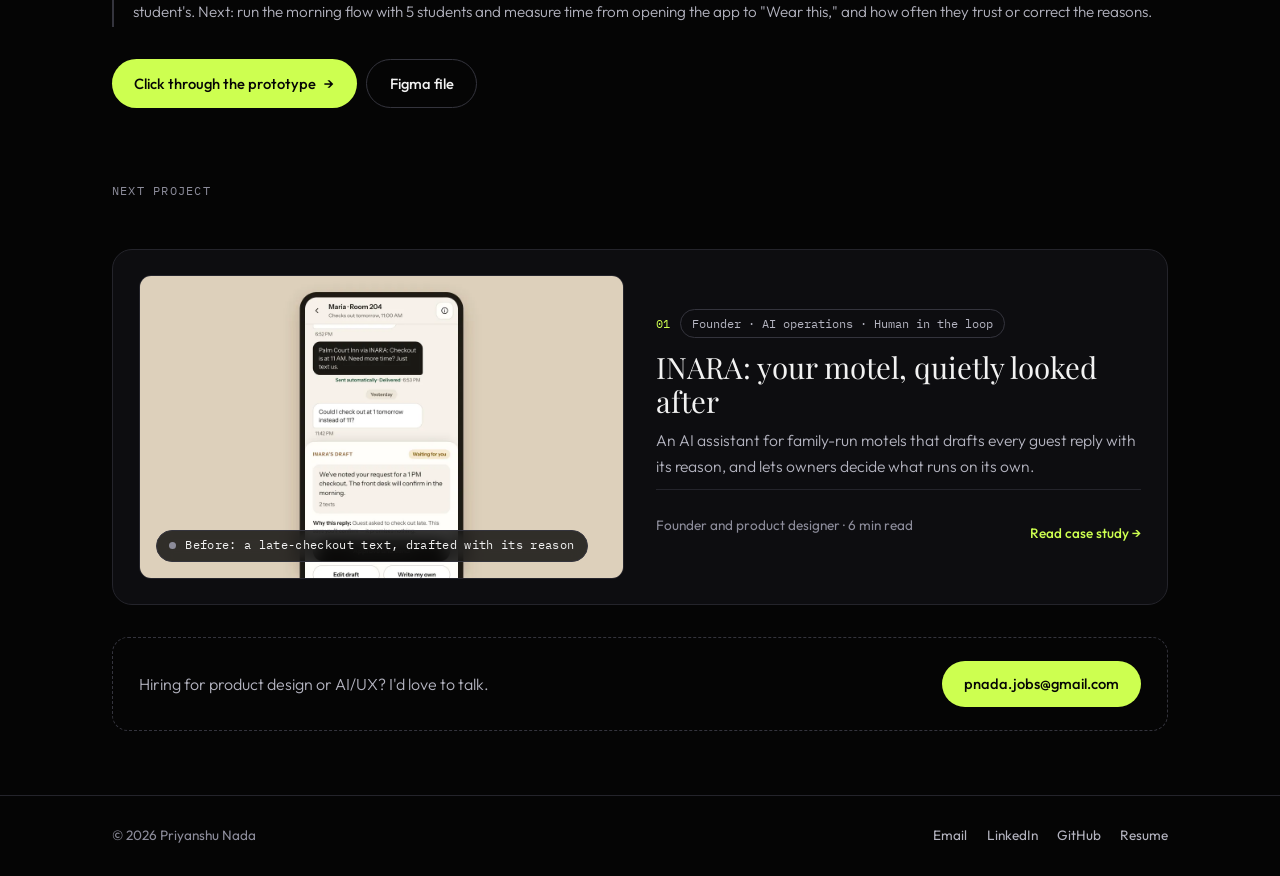
<file: work/closet/index.html>
<!DOCTYPE html>
<html lang="en">
<head>
<meta charset="UTF-8">
<meta name="viewport" content="width=device-width, initial-scale=1.0">
<title>Closet case study | Priyanshu Nada</title>
<meta name="description" content="An AI wardrobe for busy students. It suggests outfits only from clothes they already own, using their calendar and the weather, and explains every pick so they can grab one and go.">
<link rel="canonical" href="https://nadadesign.netlify.app/work/closet/">
<meta property="og:title" content="Closet case study | Priyanshu Nada">
<meta property="og:description" content="An AI wardrobe for busy students. It suggests outfits only from clothes they already own, using their calendar and the weather, and explains every pick so they can grab one and go.">
<meta property="og:type" content="website">
<meta property="og:url" content="https://nadadesign.netlify.app/work/closet/">
<meta property="og:image" content="https://nadadesign.netlify.app/assets/preview/closet-b.jpg">
<meta name="twitter:card" content="summary_large_image">
<link rel="preconnect" href="https://fonts.googleapis.com">
<link rel="preconnect" href="https://fonts.gstatic.com" crossorigin>
<link href="https://fonts.googleapis.com/css2?family=Playfair+Display:ital,wght@0,400;0,600;1,400&family=Outfit:wght@300;400;500;600&family=IBM+Plex+Mono:wght@400;500&display=swap" rel="stylesheet">
<script>document.documentElement.classList.add('js')</script>
<link rel="stylesheet" href="../../assets/site.css">
<script type="speculationrules">{"prefetch":[{"source":"document","where":{"href_matches":"/work/*"},"eagerness":"moderate"}]}</script>
</head>
<body>
<a class="skip" href="#main">Skip to content</a>
<div class="progress" id="progress" aria-hidden="true"></div>

<header class="nav" id="nav">
  <div class="nav-in">
    <a class="logo" href="../../#top">priyanshu<span>.</span>nada</a>
    <button class="nav-toggle" id="navToggle" aria-expanded="false" aria-controls="navLinks" aria-label="Open menu">
      <svg viewBox="0 0 24 24" fill="none" stroke="currentColor" stroke-width="2" stroke-linecap="round" aria-hidden="true"><line x1="4" y1="7" x2="20" y2="7"/><line x1="4" y1="12" x2="20" y2="12"/><line x1="4" y1="17" x2="20" y2="17"/></svg>
    </button>
    <ul class="nav-links" id="navLinks">
      <li><a href="../../#work">Work</a></li>
      <li><a href="../../#next">In progress</a></li>
      <li><a href="../../#about">About</a></li>
      <li><a href="../../Priyanshu_Nada_Product_Design_Resume.pdf" target="_blank" rel="noopener">Resume</a></li>
      <li><a class="btn-sm" href="../../#contact">Contact</a></li>
    </ul>
  </div>
</header>

<main id="main">
  <div class="wrap">
    <nav class="crumb" aria-label="Breadcrumb"><a href="../../#work"><span aria-hidden="true">←</span> All work</a></nav>

    <article class="case page" aria-labelledby="closet-title">
      <div class="case-head">
        <div class="case-kicker"><span class="case-num">05</span><span class="pill">Concept project</span><span class="pill">Consumer AI</span><span class="pill">Explainable suggestions</span></div>
        <h1 class="case-title" id="closet-title" style="view-transition-name:t-closet">Closet: an outfit in one glance</h1>
        <p class="case-lede">An AI wardrobe for busy students. It suggests outfits only from clothes they already own, using their calendar and the weather, and explains every pick so they can grab one and go.</p>
        <dl class="case-meta">
          <div><dt>My role</dt><dd>Concept, interaction and visual design, prototype</dd></div>
          <div><dt>Deliverables</dt><dd>16 interactive screens and states, Figma file with components, design spec</dd></div>
          <div><dt>Tools</dt><dd>Claude Design, Figma</dd></div>
          <div><dt>Status</dt><dd>Concept · not built or tested with users yet</dd></div>
        </dl>
      </div>

      <figure class="shot" style="view-transition-name:m-closet">
        <div class="strip" tabindex="0" role="region" aria-label="Closet screens, scroll sideways to see all eight">
          <img src="../../assets/closet-flow.jpg" width="2844" height="760" loading="lazy" alt="Eight iPhone screens of Closet, left to right: a closed glass wardrobe on a cloud sky with the note Today: Career fair 2 PM, rain after 5; the same wardrobe with its doors open, shelves lit and labeled hanging tops, jackets, shoes, folded knits, trousers, bags and accessories; Today's pick showing three outfit tabs and a Polished outfit of navy oxford shirt, charcoal blazer, charcoal trousers, chelsea boots and tote; the Why I picked this panel with three reasons, each tagged with its source, and a confidence meter; the Not this sheet with reasons such as too formal and wore it to this group last week; the next outfit with an Adjusted for next time note and Undo; an Ask answer for an AI meetup with its reasons; and Privacy settings with a switch for each calendar and style rules for modest dress.">
        </div>
        <figcaption>From closed doors to dressed: open the wardrobe, see why each outfit was picked, and correct it in one tap. Scroll sideways to see every screen.</figcaption>
      </figure>

      <div class="case-body">
        <div class="cols">
          <div>
            <h4 class="h4">The problem</h4>
            <div class="prose">
              <p>A student's day can run from a 10 AM class to a 2 PM career fair to an evening meetup. Picking one outfit that works for all of it, the weather, and what's actually clean is a small decision that eats a busy morning.</p>
              <p>Most style apps answer with shopping or a feed of other people's clothes. <strong>The question is simpler: what should I wear today, from what I own?</strong></p>
            </div>
          </div>
          <div>
            <h4 class="h4">The idea</h4>
            <div class="prose">
              <p>Closet reads the day's calendar and forecast, then picks three outfits from clean items in the wardrobe, with no prompt needed.</p>
              <p>Every pick says why and where that reason came from. If it got the dress code wrong, one tap fixes it, and Closet says what it learned with an undo.</p>
            </div>
          </div>
        </div>

        <div class="platform">
          <h4 class="h4">How a pick is made</h4>
          <ol class="plat-row steps4">
            <li class="plat-card"><span class="plat-kind">1 · Context</span><b>Reads the day</b><span>Only the calendars the student turns on, plus the forecast. Event pages give the dress code when they state one.</span></li>
            <li class="plat-card"><span class="plat-kind">2 · Wardrobe</span><b>Uses what's clean</b><span>Items in the laundry or worn recently sit out. Nothing to buy, ever.</span></li>
            <li class="plat-card"><span class="plat-kind">3 · Pick</span><b>Explains itself</b><span>Three outfits, each with reasons, the source of each reason, and a confidence level.</span></li>
            <li class="plat-card"><span class="plat-kind">4 · Student</span><b>Decides</b><span>Wear this, swap one piece, or Not this. Corrections change future picks, and every change can be undone.</span></li>
          </ol>
        </div>

        <div class="tour">
          <h4 class="h4">Inside the prototype</h4>
          <div class="tabs" role="tablist" aria-label="Closet screens">
            <button class="tab" role="tab" id="tab-explain" aria-controls="panel-explain" aria-selected="true">Explains itself</button>
            <button class="tab" role="tab" id="tab-correct" aria-controls="panel-correct" aria-selected="false" tabindex="-1">Easy to correct</button>
            <button class="tab" role="tab" id="tab-edges" aria-controls="panel-edges" aria-selected="false" tabindex="-1">When it knows less</button>
            <button class="tab" role="tab" id="tab-setup" aria-controls="panel-setup" aria-selected="false" tabindex="-1">Setup and privacy</button>
          </div>

          <div class="panel wide" role="tabpanel" id="panel-explain" aria-labelledby="tab-explain">
            <figure class="feature-img"><img src="../../assets/closet-explain.jpg" width="1600" height="1130" loading="lazy" alt="Three Closet screens. A Why I picked this panel: career fair means business casual, from the event page; rain after 5 means boots, from the forecast; the blazer was last worn three weeks ago, from the outfit log; with high confidence. A one quick question card: the Startup Pitch Night page doesn't say what to wear, with Casual, Business casual, Formal and Not sure, above a smart casual pick marked low confidence. An Ask answer for an AI meetup with its reasons, sources and high confidence."></figure>
            <div class="prose">
              <p class="panel-title">Every reason names its source</p>
              <p>Each pick lists why, and every reason carries a chip: from the event page, the forecast, your outfit log or your feedback.</p>
              <p><strong>Confidence is shown, not hidden.</strong> High when the event page states a dress code, low when Closet is guessing, and "Confirmed by you" once the student fixes it.</p>
              <p><strong>When it doesn't know, it asks</strong> one short question instead of guessing, and suggests a safe middle until it hears back.</p>
            </div>
          </div>

          <div class="panel wide" role="tabpanel" id="panel-correct" aria-labelledby="tab-correct">
            <figure class="feature-img"><img src="../../assets/closet-correct.jpg" width="1600" height="1130" loading="lazy" alt="Three Closet screens. The dress code corrected to Casual with the note: career fairs are now casual and I'll remember it, with Undo. The Not this sheet over the rejected Polished outfit with Too formal selected and What I'll change: career fairs will lean one step more casual, Career Services events only, and a note that Closet never comments on bodies, weight or fit. The next outfit, Relaxed, under an Adjusted for next time note with Undo."></figure>
            <div class="prose">
              <p class="panel-title">One tap to fix, with an undo</p>
              <p>Wrong dress code? Three chips fix it for this event, and Closet says it will remember.</p>
              <p><strong>Not this opens over the outfit being rejected,</strong> so the reason sticks to the right pick. Closet shows exactly what it will change before moving on.</p>
              <p><strong>The reasons are about clothes and plans only.</strong> Closet never comments on bodies, weight or fit.</p>
            </div>
          </div>

          <div class="panel wide" role="tabpanel" id="panel-edges" aria-labelledby="tab-edges">
            <figure class="feature-img"><img src="../../assets/closet-edges.jpg" width="1600" height="1130" loading="lazy" alt="Three edge-case screens. No events on your calendars today, with chips for study day, work shift, going out and staying in, and a weather-only Easy Saturday pick marked low confidence. Only 9 clean items today, so 1 outfit instead of 3, with a checklist to mark laundry as clean. You're offline: this is the pick made at 7:02 AM, with a Try again button and reasons stamped with the time they were checked."></figure>
            <div class="prose">
              <p class="panel-title">Honest when the data runs out</p>
              <p>No events, a laundry-day wardrobe, offline: each state says what's missing in plain words and still offers a next step.</p>
              <p><strong>Confidence drops to match.</strong> A weather-only pick is labeled low confidence, and offline reasons show when they were last checked.</p>
              <p><strong>It never blames the student</strong> for missing data. It asks, or works with what it has.</p>
            </div>
          </div>

          <div class="panel wide" role="tabpanel" id="panel-setup" aria-labelledby="tab-setup">
            <figure class="feature-img"><img src="../../assets/closet-setup.jpg" width="1600" height="1130" loading="lazy" alt="Three Closet screens. Quick setup step 1: a camera view of a closet rail with framing corners and the hint good light, whole rail fits. Step 2: I found 8 items on your rail, with each item's type, color and dress code as tappable tags, a confirm check per item, and a progress bar at 8 of 10 items. Privacy and controls: a switch for each calendar with internship and personal off, and style rules to keep shoulders and knees covered or always include a head covering."></figure>
            <div class="prose">
              <p class="panel-title">Value in one photo, on the student's terms</p>
              <p>One photo of a closet rail becomes separate items. The student checks each tag, and anything the AI is unsure of is flagged in words.</p>
              <p><strong>Calendars are opt-in one by one.</strong> Work and personal can stay off, and photos are processed on the phone.</p>
              <p><strong>Style rules cover modest and cultural dress,</strong> and learned preferences are listed so they can be removed. Delete everything is one button.</p>
            </div>
          </div>
        </div>

        <div class="decisions">
          <h4 class="h4">Key decisions</h4>
          <ol class="dlist">
            <li><b>Delight first, then speed.</b><span>The wardrobe doors slide open on the first few visits. After that they open on their own and land on today's pick, and Reduce Motion swaps the slide for a crossfade.</span></li>
            <li><b>Only what you own.</b><span>No shopping and no feed. The trade-off: suggestions are only as good as the wardrobe Closet knows about, so setup has to be fast.</span></li>
            <li><b>Explain, then let people fix it.</b><span>A pick without reasons asks for blind trust. Sources, confidence and one-tap corrections make it checkable.</span></li>
            <li><b>Say state in words, not just color.</b><span>Clean, in laundry and worn recently each have a label, and every item is announced to screen readers with its state, like "Navy oxford shirt, clean."</span></li>
          </ol>
        </div>

        <div class="limits">
          <p><strong>What exists and what doesn't.</strong> A clickable prototype with 12 screens and 4 edge cases, a Figma file with editable layers, components and a linked prototype, and a design spec with measured contrast. Wardrobe recognition, calendar reading and the outfit logic are designed, not built, and the wardrobe is a fictional student's. Next: run the morning flow with 5 students and measure time from opening the app to "Wear this," and how often they trust or correct the reasons.</p>
        </div>
        <div class="links">
          <a class="btn btn-a" href="https://www.figma.com/proto/w1pzBBC3hxjBQozhsZzy9R/Closet-%E2%80%94-AI-Wardrobe?node-id=4-2&p=f&t=ockUTNTEGOC7n4Zj-1&scaling=min-zoom&content-scaling=fixed&page-id=0%3A1&starting-point-node-id=4%3A2&show-proto-sidebar=1" target="_blank" rel="noopener">Click through the prototype <span class="arr" aria-hidden="true">→</span></a>
          <a class="btn btn-o" href="https://www.figma.com/design/w1pzBBC3hxjBQozhsZzy9R" target="_blank" rel="noopener">Figma file</a>
        </div>
      </div>
    </article>

    <p class="label" style="margin-top:3.5rem">Next project</p>
    <a class="nextp" href="../../work/inara/" aria-label="INARA: your motel, quietly looked after. Read the case study">
        <div class="pmedia" style="view-transition-name:m-inara">
          <picture><source type="image/webp" srcset="../../assets/preview/inara-a.webp"><img class="a" src="../../assets/preview/inara-a.jpg" width="1200" height="750" loading="lazy" decoding="async" alt=""></picture>
          <picture><source type="image/webp" srcset="../../assets/preview/inara-b.webp"><img class="b" src="../../assets/preview/inara-b.jpg" width="1200" height="750" loading="lazy" decoding="async" alt=""></picture>
          <span class="phint" aria-hidden="true"><i></i><span class="s1">Before: a late-checkout text, drafted with its reason</span><span class="s2">After: approved in two taps, and delivered</span></span>
        </div>
        <div>
          <div class="pkick"><span class="case-num">01</span><span class="pill">Founder · AI operations · Human in the loop</span></div>
          <h2 class="ptitle" style="view-transition-name:t-inara">INARA: your motel, quietly looked after</h2>
          <p class="pline">An AI assistant for family-run motels that drafts every guest reply with its reason, and lets owners decide what runs on its own.</p>
          <div class="pfoot"><span>Founder and product designer · 6 min read</span><span class="pgo">Read case study <span class="arr" aria-hidden="true">→</span></span></div>
        </div>
      </a>
    <div class="mini-contact">
      <p>Hiring for product design or AI/UX? I'd love to talk.</p>
      <a class="btn btn-a" href="mailto:pnada.jobs@gmail.com">pnada.jobs@gmail.com</a>
    </div>
  </div>
</main>

<footer>
  <div class="foot">
    <span>© <span id="yr">2026</span> Priyanshu Nada</span>
    <nav aria-label="Footer">
      <a href="mailto:pnada.jobs@gmail.com">Email</a>
      <a href="https://www.linkedin.com/in/priyanshunada" target="_blank" rel="noopener">LinkedIn</a>
      <a href="https://github.com/Priyanshunada04" target="_blank" rel="noopener">GitHub</a>
      <a href="../../Priyanshu_Nada_Product_Design_Resume.pdf" target="_blank" rel="noopener">Resume</a>
    </nav>
  </div>
</footer>

<script src="../../assets/site.js"></script>
</body>
</html>
</file>
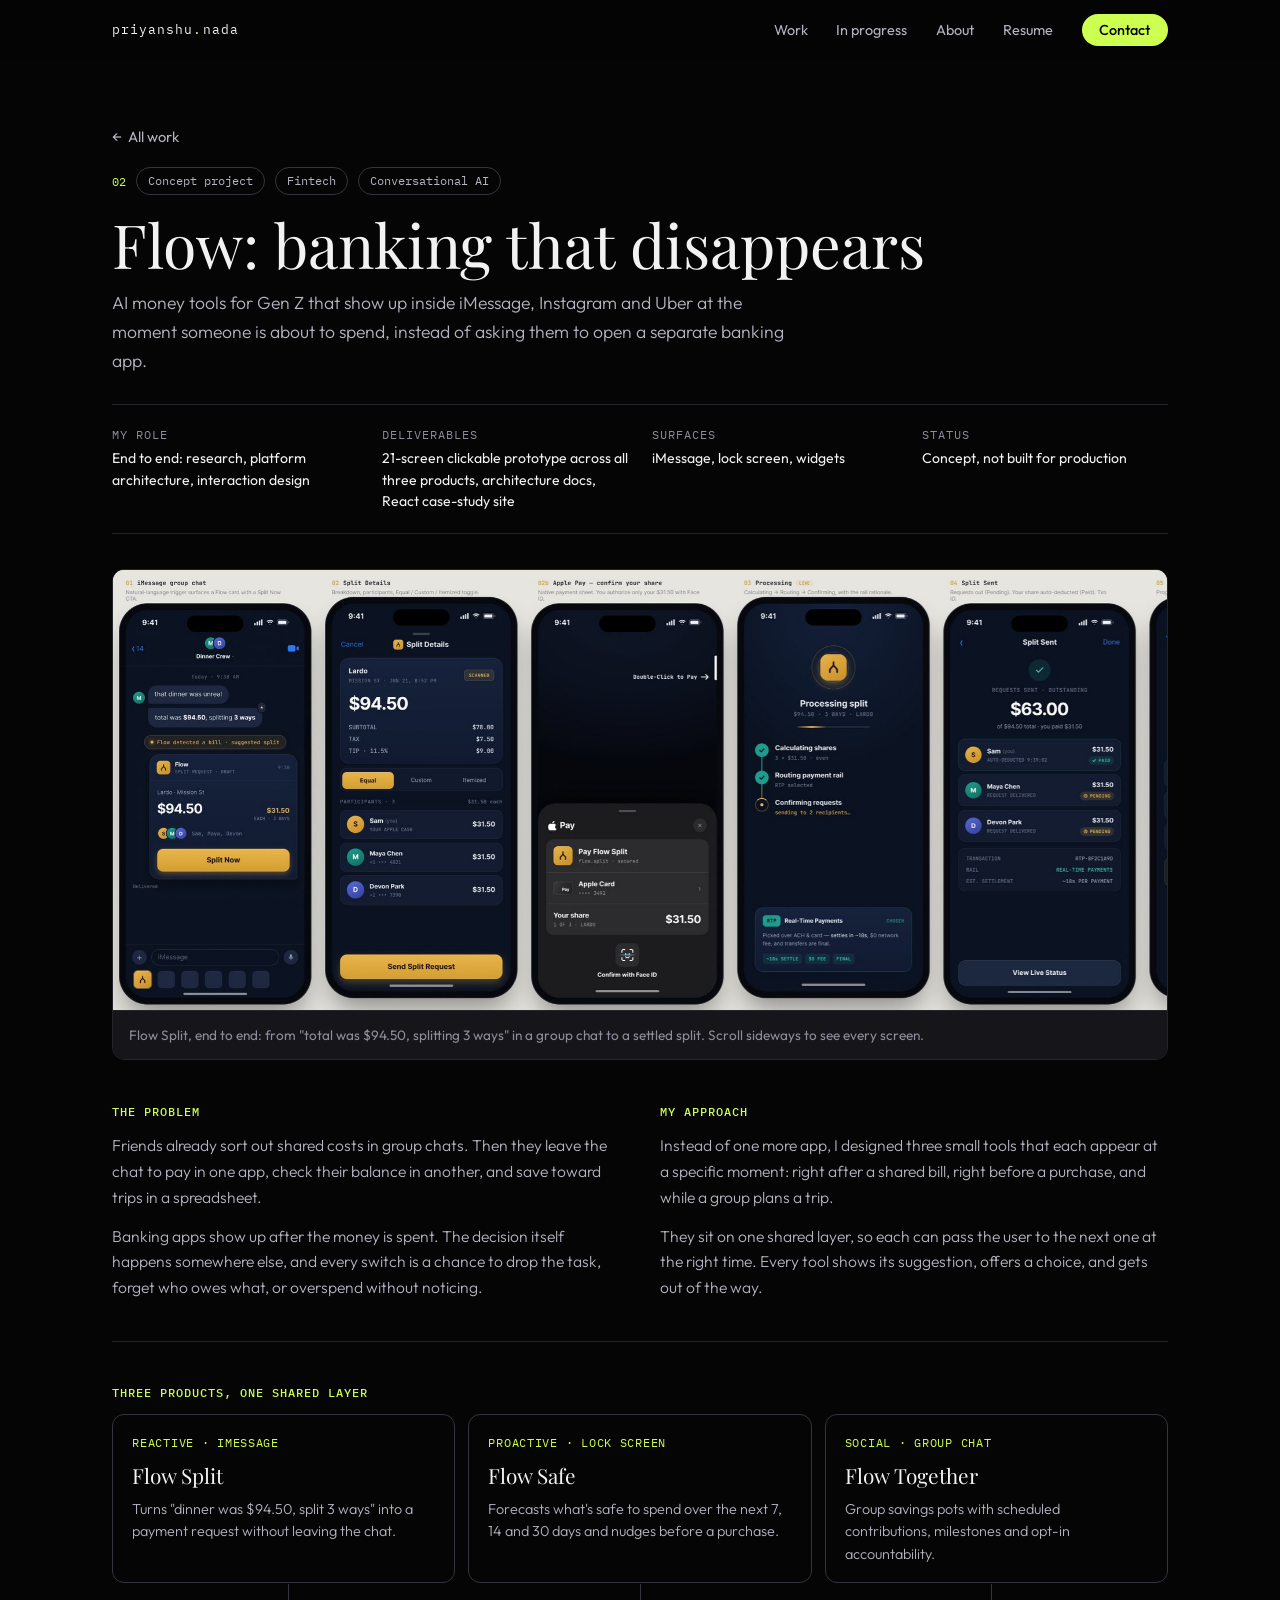
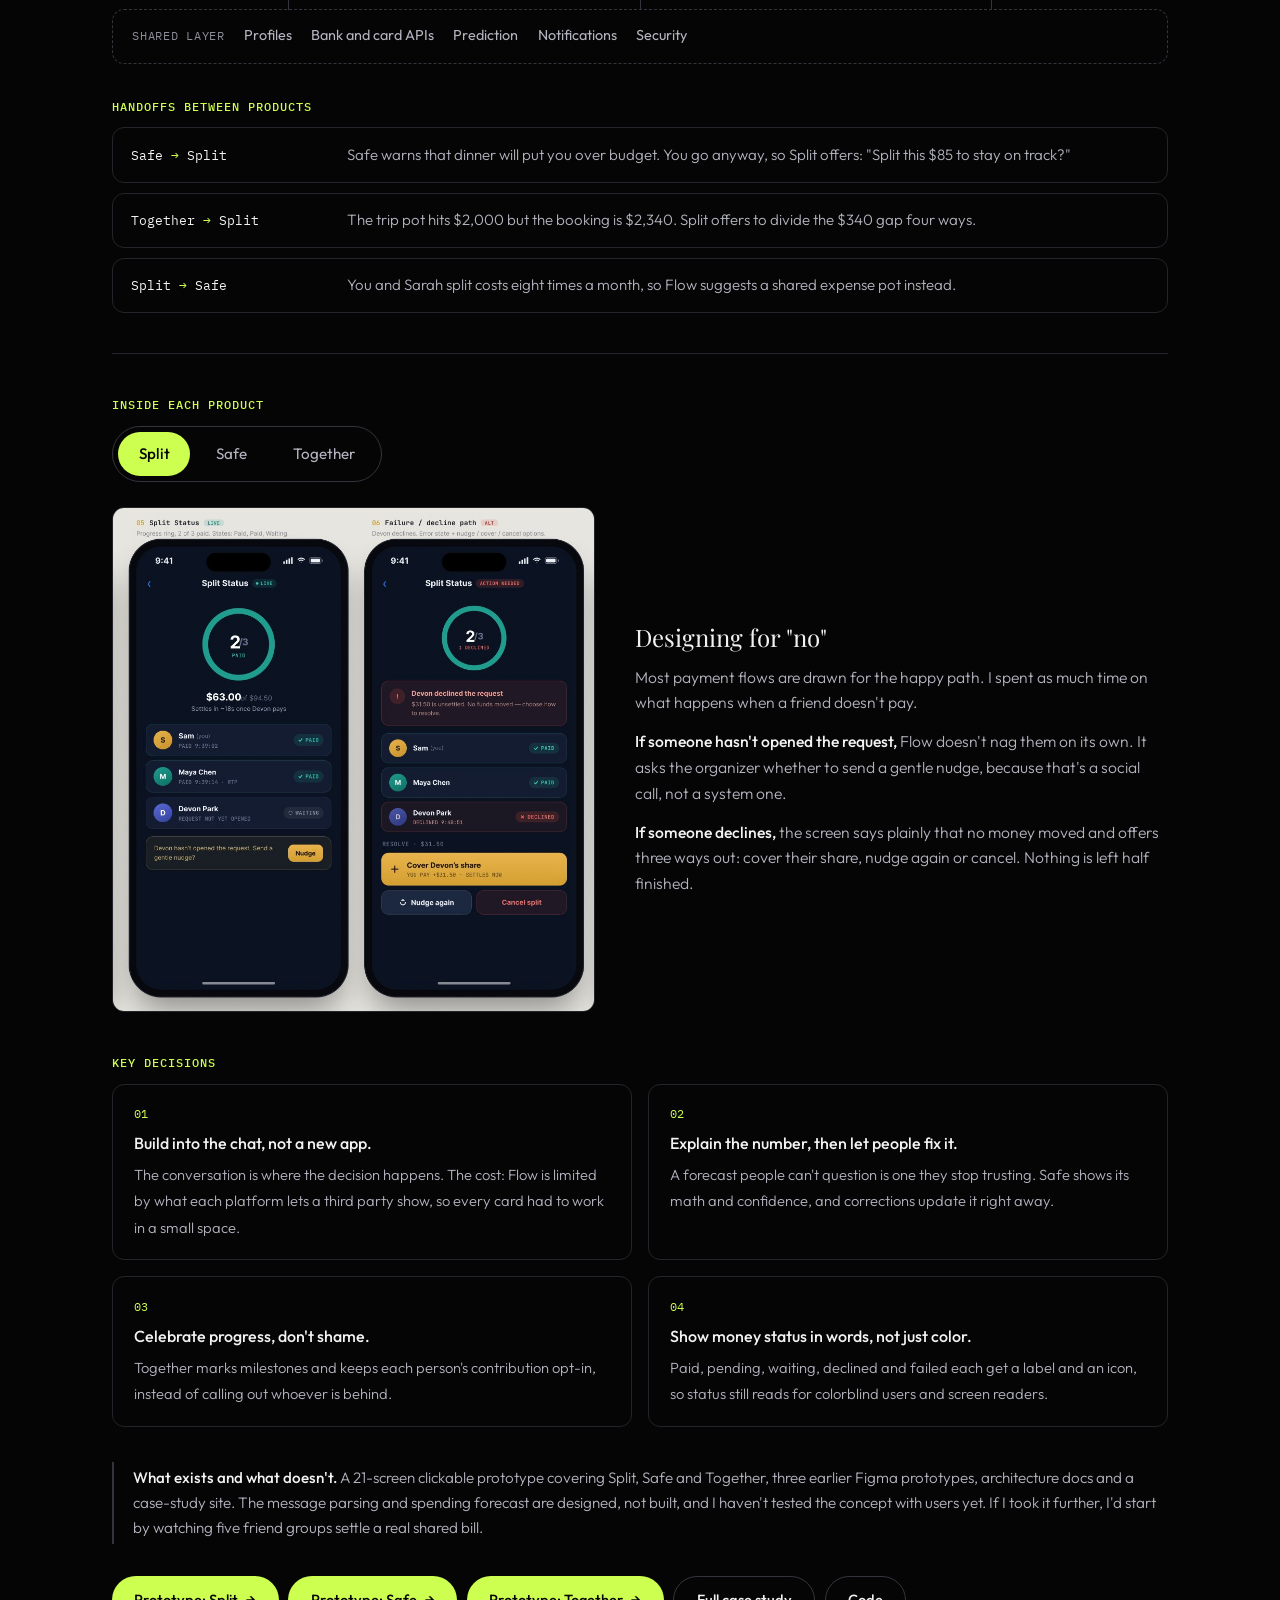
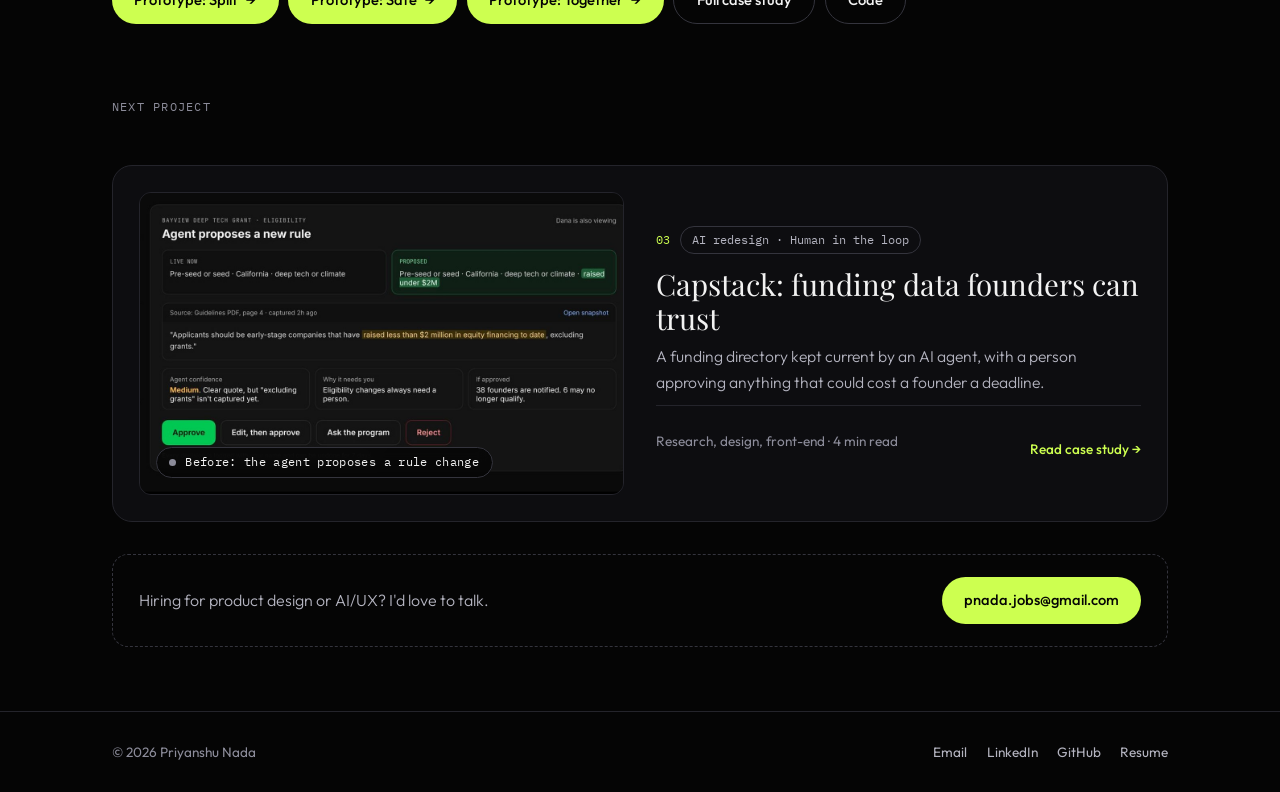
<file: work/flow/index.html>
<!DOCTYPE html>
<html lang="en">
<head>
<meta charset="UTF-8">
<meta name="viewport" content="width=device-width, initial-scale=1.0">
<title>Flow case study | Priyanshu Nada</title>
<meta name="description" content="AI money tools for Gen Z that show up inside iMessage, Instagram and Uber at the moment someone is about to spend, instead of asking them to open a separate banking app.">
<link rel="canonical" href="https://nadadesign.netlify.app/work/flow/">
<meta property="og:title" content="Flow case study | Priyanshu Nada">
<meta property="og:description" content="AI money tools for Gen Z that show up inside iMessage, Instagram and Uber at the moment someone is about to spend, instead of asking them to open a separate banking app.">
<meta property="og:type" content="website">
<meta property="og:url" content="https://nadadesign.netlify.app/work/flow/">
<meta property="og:image" content="https://nadadesign.netlify.app/assets/preview/flow-b.jpg">
<meta name="twitter:card" content="summary_large_image">
<link rel="preconnect" href="https://fonts.googleapis.com">
<link rel="preconnect" href="https://fonts.gstatic.com" crossorigin>
<link href="https://fonts.googleapis.com/css2?family=Playfair+Display:ital,wght@0,400;0,600;1,400&family=Outfit:wght@300;400;500;600&family=IBM+Plex+Mono:wght@400;500&display=swap" rel="stylesheet">
<script>document.documentElement.classList.add('js')</script>
<link rel="stylesheet" href="../../assets/site.css">
<script type="speculationrules">{"prefetch":[{"source":"document","where":{"href_matches":"/work/*"},"eagerness":"moderate"}]}</script>
</head>
<body>
<a class="skip" href="#main">Skip to content</a>
<div class="progress" id="progress" aria-hidden="true"></div>

<header class="nav" id="nav">
  <div class="nav-in">
    <a class="logo" href="../../#top">priyanshu<span>.</span>nada</a>
    <button class="nav-toggle" id="navToggle" aria-expanded="false" aria-controls="navLinks" aria-label="Open menu">
      <svg viewBox="0 0 24 24" fill="none" stroke="currentColor" stroke-width="2" stroke-linecap="round" aria-hidden="true"><line x1="4" y1="7" x2="20" y2="7"/><line x1="4" y1="12" x2="20" y2="12"/><line x1="4" y1="17" x2="20" y2="17"/></svg>
    </button>
    <ul class="nav-links" id="navLinks">
      <li><a href="../../#work">Work</a></li>
      <li><a href="../../#next">In progress</a></li>
      <li><a href="../../#about">About</a></li>
      <li><a href="../../Priyanshu_Nada_Product_Design_Resume.pdf" target="_blank" rel="noopener">Resume</a></li>
      <li><a class="btn-sm" href="../../#contact">Contact</a></li>
    </ul>
  </div>
</header>

<main id="main">
  <div class="wrap">
    <nav class="crumb" aria-label="Breadcrumb"><a href="../../#work"><span aria-hidden="true">←</span> All work</a></nav>

    <article class="case page" aria-labelledby="flow-title">
      <div class="case-head">
        <div class="case-kicker"><span class="case-num">02</span><span class="pill">Concept project</span><span class="pill">Fintech</span><span class="pill">Conversational AI</span></div>
        <h1 class="case-title" id="flow-title" style="view-transition-name:t-flow">Flow: banking that disappears</h1>
        <p class="case-lede">AI money tools for Gen Z that show up inside iMessage, Instagram and Uber at the moment someone is about to spend, instead of asking them to open a separate banking app.</p>
        <dl class="case-meta">
          <div><dt>My role</dt><dd>End to end: research, platform architecture, interaction design</dd></div>
          <div><dt>Deliverables</dt><dd>21-screen clickable prototype across all three products, architecture docs, React case-study site</dd></div>
          <div><dt>Surfaces</dt><dd>iMessage, lock screen, widgets</dd></div>
          <div><dt>Status</dt><dd>Concept, not built for production</dd></div>
        </dl>
      </div>

      <figure class="shot" style="view-transition-name:m-flow">
        <div class="strip" tabindex="0" role="region" aria-label="Flow Split screens, scroll sideways to see all nine">
          <img src="../../assets/flow-split-flow.jpg" width="3212" height="760" alt="Nine iPhone screens of the Flow Split flow, left to right: an iMessage group chat where Flow detects a $94.50 dinner bill and suggests a split; split details with Equal, Custom and Itemized options; Apple Pay confirming a $31.50 share; processing; split sent with $63.00 outstanding; live status at 2 of 3 paid with a nudge for the friend who hasn't opened it; a decline path with options to cover the share, nudge again or cancel; split settled; and a sheet of status chips and components.">
        </div>
        <figcaption>Flow Split, end to end: from "total was $94.50, splitting 3 ways" in a group chat to a settled split. Scroll sideways to see every screen.</figcaption>
      </figure>

      <div class="case-body">
        <div class="cols">
          <div>
            <h4 class="h4">The problem</h4>
            <div class="prose">
              <p>Friends already sort out shared costs in group chats. Then they leave the chat to pay in one app, check their balance in another, and save toward trips in a spreadsheet.</p>
              <p>Banking apps show up after the money is spent. The decision itself happens somewhere else, and every switch is a chance to drop the task, forget who owes what, or overspend without noticing.</p>
            </div>
          </div>
          <div>
            <h4 class="h4">My approach</h4>
            <div class="prose">
              <p>Instead of one more app, I designed three small tools that each appear at a specific moment: right after a shared bill, right before a purchase, and while a group plans a trip.</p>
              <p>They sit on one shared layer, so each can pass the user to the next one at the right time. Every tool shows its suggestion, offers a choice, and gets out of the way.</p>
            </div>
          </div>
        </div>

        <!-- Platform diagram -->
        <div class="platform">
          <h4 class="h4">Three products, one shared layer</h4>
          <ul class="plat-row">
            <li class="plat-card">
              <span class="plat-kind">Reactive · iMessage</span>
              <b>Flow Split</b>
              <span>Turns "dinner was $94.50, split 3 ways" into a payment request without leaving the chat.</span>
            </li>
            <li class="plat-card">
              <span class="plat-kind">Proactive · lock screen</span>
              <b>Flow Safe</b>
              <span>Forecasts what's safe to spend over the next 7, 14 and 30 days and nudges before a purchase.</span>
            </li>
            <li class="plat-card">
              <span class="plat-kind">Social · group chat</span>
              <b>Flow Together</b>
              <span>Group savings pots with scheduled contributions, milestones and opt-in accountability.</span>
            </li>
          </ul>
          <div class="plat-base"><span class="plat-kind">Shared layer</span><span>Profiles</span><span>Bank and card APIs</span><span>Prediction</span><span>Notifications</span><span>Security</span></div>

          <h4 class="h4" style="margin-top:2rem">Handoffs between products</h4>
          <ol class="handoffs">
            <li><span class="hf-route"><span>Safe</span><i aria-hidden="true">→</i><span>Split</span></span><span class="hf-text">Safe warns that dinner will put you over budget. You go anyway, so Split offers: "Split this $85 to stay on track?"</span></li>
            <li><span class="hf-route"><span>Together</span><i aria-hidden="true">→</i><span>Split</span></span><span class="hf-text">The trip pot hits $2,000 but the booking is $2,340. Split offers to divide the $340 gap four ways.</span></li>
            <li><span class="hf-route"><span>Split</span><i aria-hidden="true">→</i><span>Safe</span></span><span class="hf-text">You and Sarah split costs eight times a month, so Flow suggests a shared expense pot instead.</span></li>
          </ol>
        </div>

        <!-- Product tabs -->
        <div class="tour">
          <h4 class="h4">Inside each product</h4>
          <div class="tabs" role="tablist" aria-label="Flow products">
            <button class="tab" role="tab" id="tab-split" aria-controls="panel-split" aria-selected="true">Split</button>
            <button class="tab" role="tab" id="tab-safe" aria-controls="panel-safe" aria-selected="false" tabindex="-1">Safe</button>
            <button class="tab" role="tab" id="tab-together" aria-controls="panel-together" aria-selected="false" tabindex="-1">Together</button>
          </div>

          <div class="panel" role="tabpanel" id="panel-split" aria-labelledby="tab-split">
            <figure class="feature-img">
              <img src="../../assets/flow-split-decline.jpg" width="925" height="967" loading="lazy" alt="Two Split Status screens side by side. Left: 2 of 3 paid, Devon's request not yet opened, with a prompt to send a gentle nudge. Right: Devon declined; a red banner says $31.50 is unsettled and no funds moved, with options to cover Devon's share, nudge again or cancel the split.">
            </figure>
            <div class="prose">
              <p class="panel-title">Designing for "no"</p>
              <p>Most payment flows are drawn for the happy path. I spent as much time on what happens when a friend doesn't pay.</p>
              <p><strong>If someone hasn't opened the request,</strong> Flow doesn't nag them on its own. It asks the organizer whether to send a gentle nudge, because that's a social call, not a system one.</p>
              <p><strong>If someone declines,</strong> the screen says plainly that no money moved and offers three ways out: cover their share, nudge again or cancel. Nothing is left half finished.</p>
            </div>
          </div>

          <div class="panel wide" role="tabpanel" id="panel-safe" aria-labelledby="tab-safe">
            <figure class="feature-img">
              <img src="../../assets/flow-safe-screens.jpg" width="1600" height="1130" loading="lazy" alt="Three Flow Safe screens. A lock-screen notification: Coffee puts you $12 over today's safe spend, with Skip it, I'm aware and Why am I seeing this. The Safe to spend screen: $27 today, a 7-day balance forecast that dips on rent day, and upcoming rent, bills and paycheck. The Why $27 today sheet: balance $1,482 minus rent, bills and a savings goal leaves $192 for 7 days, with confidence levels and buttons to correct a bill, paycheck date or account.">
            </figure>
            <div class="prose">
              <p class="panel-title">A heads-up that shows its math</p>
              <p>Safe forecasts what's safe to spend from recurring bills, income timing and a savings goal, and speaks up only at a decision point, where the person already is: the lock screen, an iMessage thread or a widget.</p>
              <p><strong>Every number explains itself.</strong> "Why $27 today" walks through the math, says how sure Flow is about each part, and lets people fix a wrong bill or paycheck date on the spot.</p>
              <p><strong>Every nudge can be waved off,</strong> tuned or paused. When Flow learns from skipped nudges, it says what it changed and offers an undo.</p>
            </div>
          </div>

          <div class="panel wide" role="tabpanel" id="panel-together" aria-labelledby="tab-together">
            <figure class="feature-img">
              <img src="../../assets/flow-together-screens.jpg" width="1600" height="1130" loading="lazy" alt="Three Flow Together screens. Creating a pot: Cabo Spring Break, $2,000 by March 14, four members from the chat, $50 auto-added each Monday, and a switch to show what I've paid that is off by default. The group chat at 90 percent with a celebration for everyone and a private card only you see saying you're $40 behind, with ways to catch up. Releasing the pot: $2,000 to Sarah for the house, with Sarah and Marcus approved, your turn, and Alex not yet, since 3 of 4 must approve.">
            </figure>
            <div class="prose">
              <p class="panel-title">Saving as a group, without calling anyone out</p>
              <p>Flow notices a group goal in the chat and offers a pot. Friends choose to join, then contribute on a schedule or with round-ups.</p>
              <p><strong>Celebrate in public, nudge in private.</strong> The group sees progress and milestones. Each person's amount stays private unless they share it, and "you're $40 behind" goes only to the person it's about.</p>
              <p><strong>Money moves only when the group agrees.</strong> Spending the pot needs 3 of 4 approvals, anyone can cancel, and requests expire in 48 hours.</p>
            </div>
          </div>
        </div>

        <div class="decisions">
          <h4 class="h4">Key decisions</h4>
          <ol class="dlist">
            <li><b>Build into the chat, not a new app.</b><span>The conversation is where the decision happens. The cost: Flow is limited by what each platform lets a third party show, so every card had to work in a small space.</span></li>
            <li><b>Explain the number, then let people fix it.</b><span>A forecast people can't question is one they stop trusting. Safe shows its math and confidence, and corrections update it right away.</span></li>
            <li><b>Celebrate progress, don't shame.</b><span>Together marks milestones and keeps each person's contribution opt-in, instead of calling out whoever is behind.</span></li>
            <li><b>Show money status in words, not just color.</b><span>Paid, pending, waiting, declined and failed each get a label and an icon, so status still reads for colorblind users and screen readers.</span></li>
          </ol>
        </div>

        <div class="limits">
          <p><strong>What exists and what doesn't.</strong> A 21-screen clickable prototype covering Split, Safe and Together, three earlier Figma prototypes, architecture docs and a case-study site. The message parsing and spending forecast are designed, not built, and I haven't tested the concept with users yet. If I took it further, I'd start by watching five friend groups settle a real shared bill.</p>
        </div>
        <div class="links">
          <a class="btn btn-a" href="https://claude.ai/artifact/C9VE2Q7G5Q7guTYBD5x3Nr" target="_blank" rel="noopener" aria-label="Prototype: Split, row 1 of the Flow prototype">Prototype: Split <span class="arr" aria-hidden="true">→</span></a>
          <a class="btn btn-a" href="https://claude.ai/artifact/C9VE2Q7G5Q7guTYBD5x3Nr" target="_blank" rel="noopener" aria-label="Prototype: Safe, row 2 of the Flow prototype">Prototype: Safe <span class="arr" aria-hidden="true">→</span></a>
          <a class="btn btn-a" href="https://claude.ai/artifact/C9VE2Q7G5Q7guTYBD5x3Nr" target="_blank" rel="noopener" aria-label="Prototype: Together, row 3 of the Flow prototype">Prototype: Together <span class="arr" aria-hidden="true">→</span></a>
          <a class="btn btn-o" href="https://flowbanking.netlify.app/" target="_blank" rel="noopener">Full case study</a>
          <a class="btn btn-o" href="https://github.com/Priyanshunada04/Flow" target="_blank" rel="noopener">Code</a>
        </div>
      </div>
    </article>

    <p class="label" style="margin-top:3.5rem">Next project</p>
    <a class="nextp" href="../../work/capstack/" aria-label="Capstack: funding data founders can trust. Read the case study">
        <div class="pmedia" style="view-transition-name:m-capstack">
          <img class="a" src="../../assets/preview/capstack-a.jpg" width="1200" height="750" loading="lazy" alt="">
          <img class="b" src="../../assets/preview/capstack-b.jpg" width="1200" height="750" loading="lazy" alt="">
          <span class="phint" aria-hidden="true"><i></i><span class="s1">Before: the agent proposes a rule change</span><span class="s2">After: a curator verifies it, with the source</span></span>
        </div>
        <div>
          <div class="pkick"><span class="case-num">03</span><span class="pill">AI redesign · Human in the loop</span></div>
          <h2 class="ptitle" style="view-transition-name:t-capstack">Capstack: funding data founders can trust</h2>
          <p class="pline">A funding directory kept current by an AI agent, with a person approving anything that could cost a founder a deadline.</p>
          <div class="pfoot"><span>Research, design, front-end · 4 min read</span><span class="pgo">Read case study <span class="arr" aria-hidden="true">→</span></span></div>
        </div>
      </a>
    <div class="mini-contact">
      <p>Hiring for product design or AI/UX? I'd love to talk.</p>
      <a class="btn btn-a" href="mailto:pnada.jobs@gmail.com">pnada.jobs@gmail.com</a>
    </div>
  </div>
</main>

<footer>
  <div class="foot">
    <span>© <span id="yr">2026</span> Priyanshu Nada</span>
    <nav aria-label="Footer">
      <a href="mailto:pnada.jobs@gmail.com">Email</a>
      <a href="https://www.linkedin.com/in/priyanshunada" target="_blank" rel="noopener">LinkedIn</a>
      <a href="https://github.com/Priyanshunada04" target="_blank" rel="noopener">GitHub</a>
      <a href="../../Priyanshu_Nada_Product_Design_Resume.pdf" target="_blank" rel="noopener">Resume</a>
    </nav>
  </div>
</footer>

<script src="../../assets/site.js"></script>
</body>
</html>
</file>
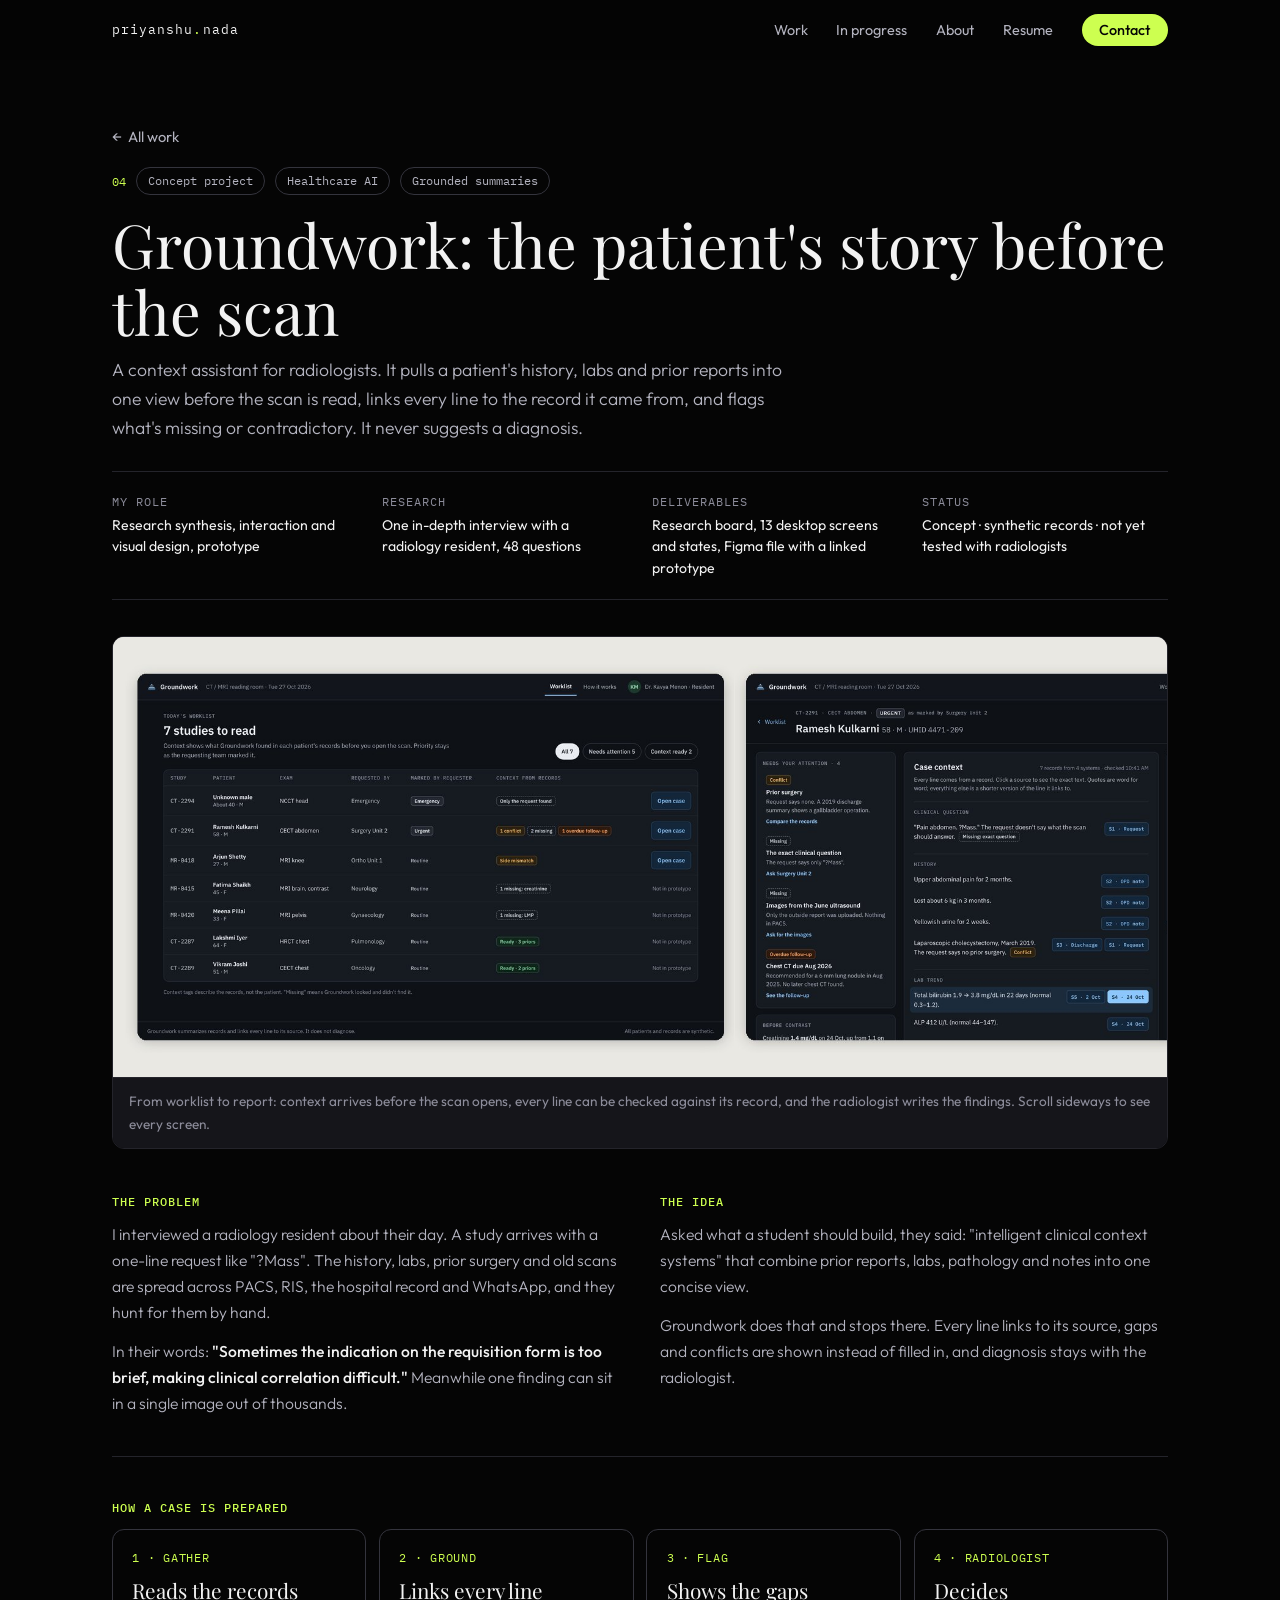
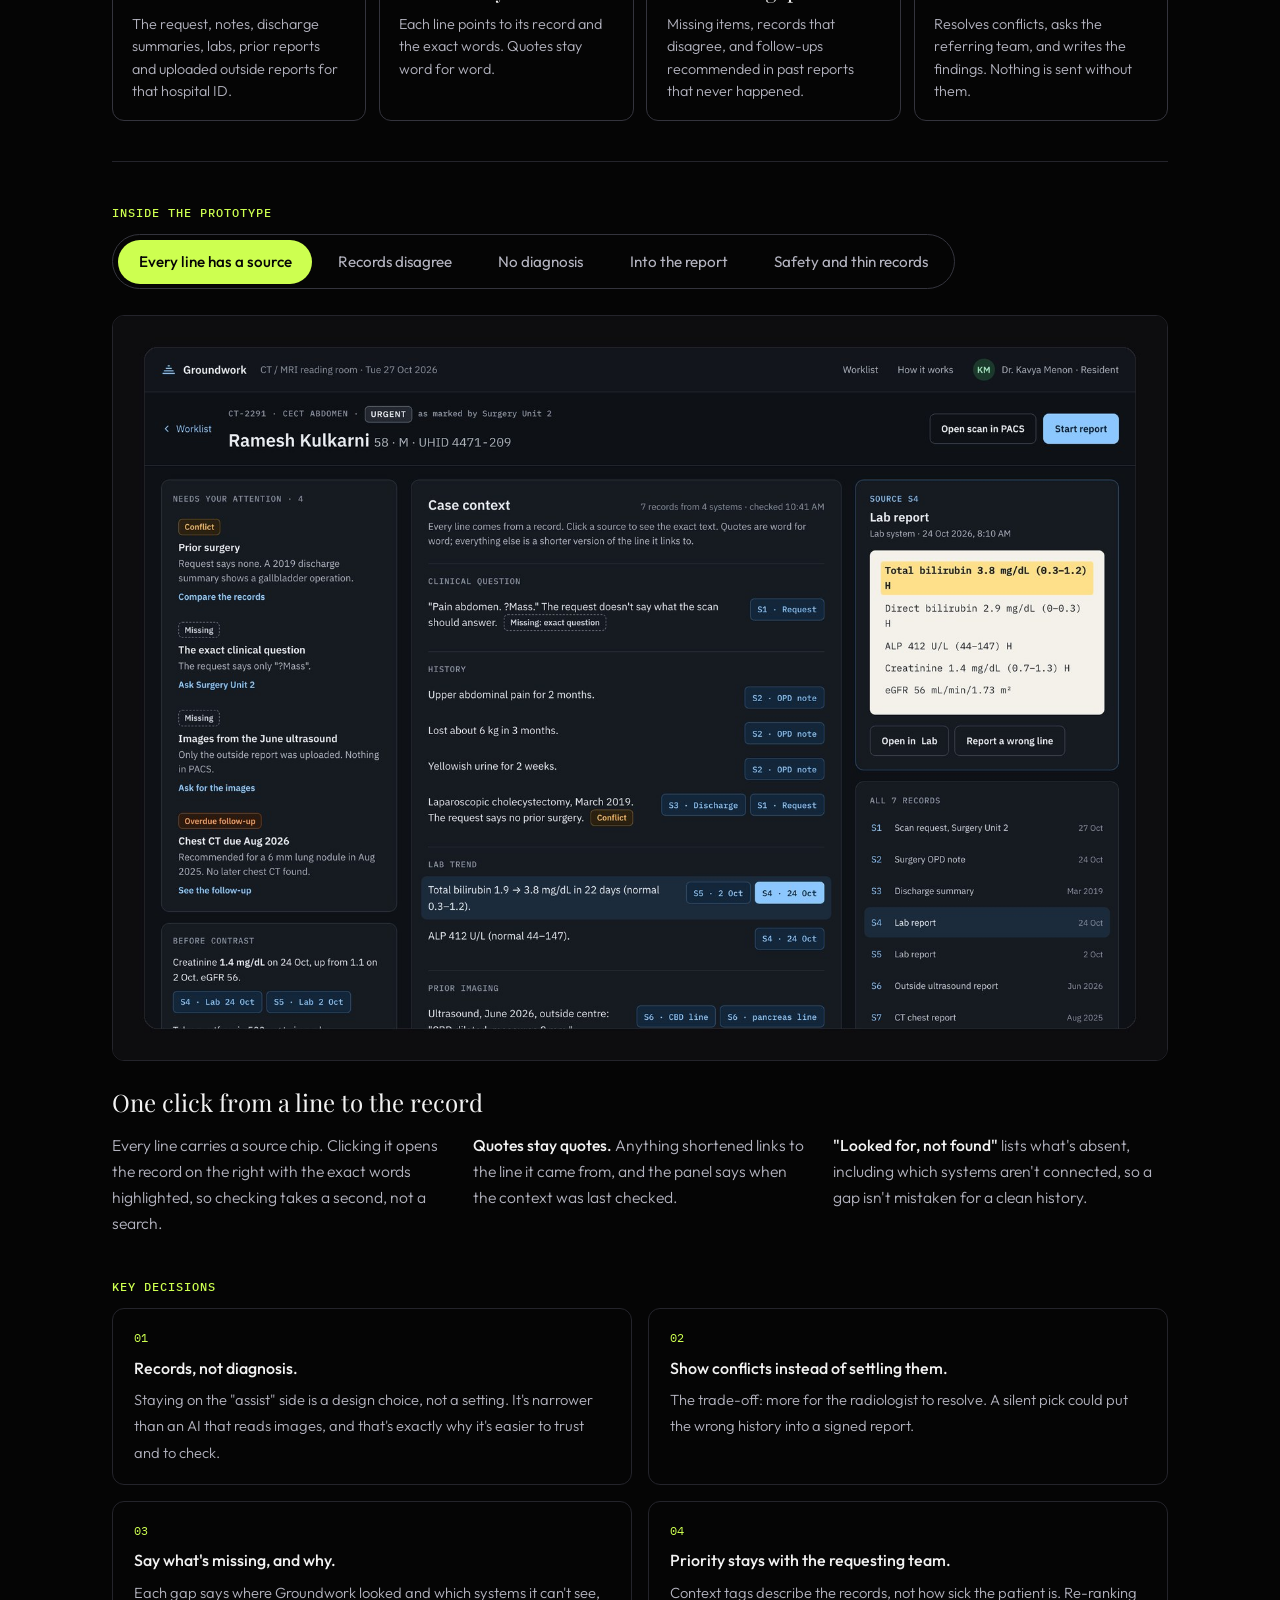
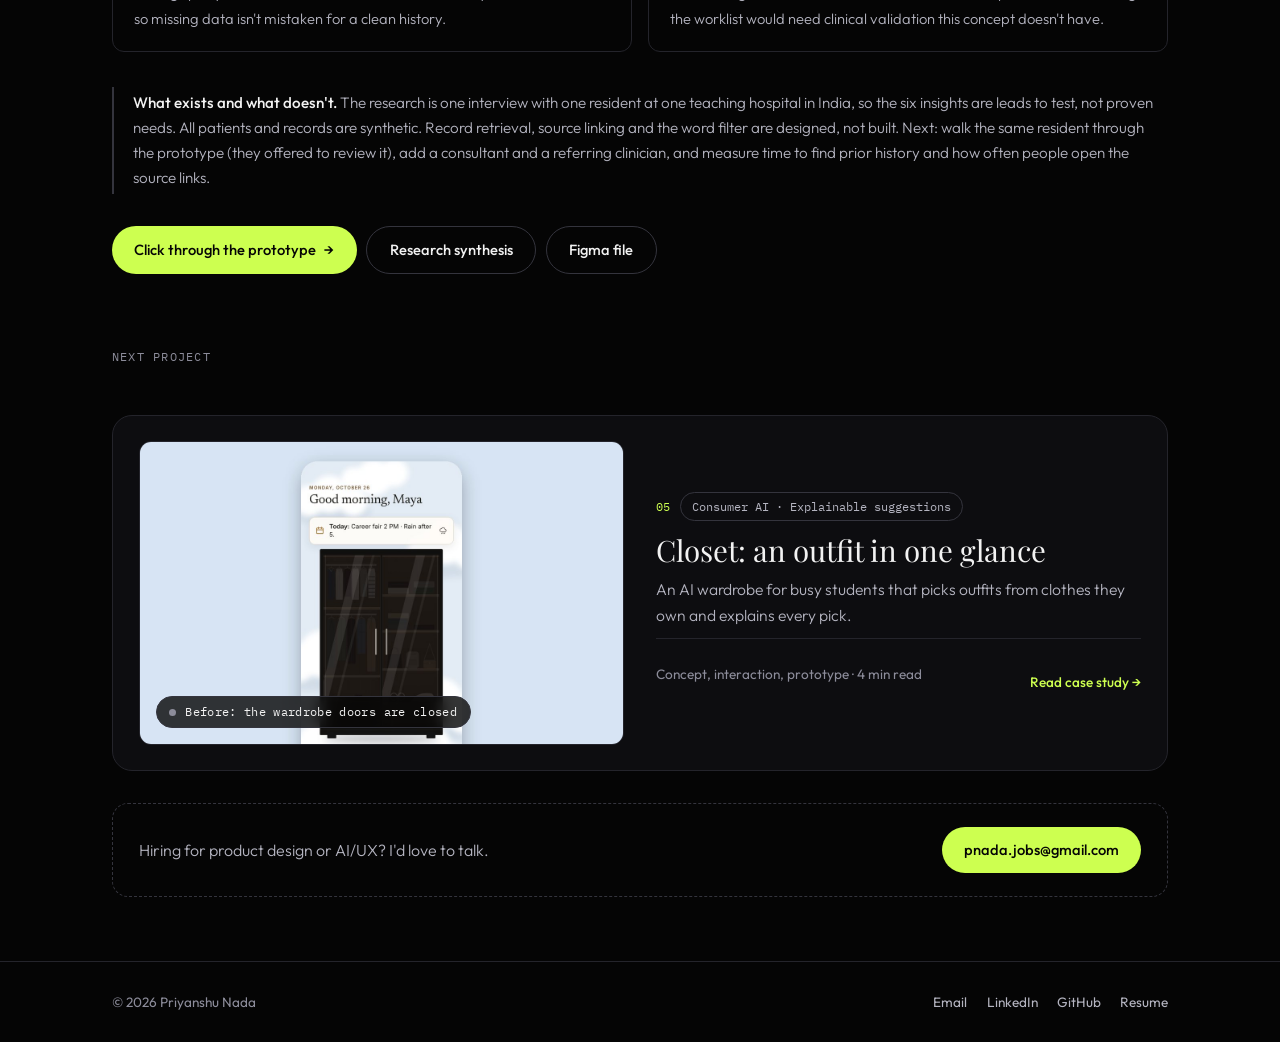
<file: work/groundwork/index.html>
<!DOCTYPE html>
<html lang="en">
<head>
<meta charset="UTF-8">
<meta name="viewport" content="width=device-width, initial-scale=1.0">
<title>Groundwork case study | Priyanshu Nada</title>
<meta name="description" content="A context assistant for radiologists. It pulls a patient&#x27;s history, labs and prior reports into one view before the scan is read, links every line to the record it came from, and flags what&#x27;s missing or contradictory. It never suggests a diagnosis.">
<link rel="canonical" href="https://nadadesign.netlify.app/work/groundwork/">
<meta property="og:title" content="Groundwork case study | Priyanshu Nada">
<meta property="og:description" content="A context assistant for radiologists. It pulls a patient&#x27;s history, labs and prior reports into one view before the scan is read, links every line to the record it came from, and flags what&#x27;s missing or contradictory. It never suggests a diagnosis.">
<meta property="og:type" content="website">
<meta property="og:url" content="https://nadadesign.netlify.app/work/groundwork/">
<meta property="og:image" content="https://nadadesign.netlify.app/assets/preview/groundwork-b.jpg">
<meta name="twitter:card" content="summary_large_image">
<link rel="preconnect" href="https://fonts.googleapis.com">
<link rel="preconnect" href="https://fonts.gstatic.com" crossorigin>
<link href="https://fonts.googleapis.com/css2?family=Playfair+Display:ital,wght@0,400;0,600;1,400&family=Outfit:wght@300;400;500;600&family=IBM+Plex+Mono:wght@400;500&display=swap" rel="stylesheet">
<script>document.documentElement.classList.add('js')</script>
<link rel="stylesheet" href="../../assets/site.css">
<script type="speculationrules">{"prefetch":[{"source":"document","where":{"href_matches":"/work/*"},"eagerness":"moderate"}]}</script>
</head>
<body>
<a class="skip" href="#main">Skip to content</a>
<div class="progress" id="progress" aria-hidden="true"></div>

<header class="nav" id="nav">
  <div class="nav-in">
    <a class="logo" href="../../#top">priyanshu<span>.</span>nada</a>
    <button class="nav-toggle" id="navToggle" aria-expanded="false" aria-controls="navLinks" aria-label="Open menu">
      <svg viewBox="0 0 24 24" fill="none" stroke="currentColor" stroke-width="2" stroke-linecap="round" aria-hidden="true"><line x1="4" y1="7" x2="20" y2="7"/><line x1="4" y1="12" x2="20" y2="12"/><line x1="4" y1="17" x2="20" y2="17"/></svg>
    </button>
    <ul class="nav-links" id="navLinks">
      <li><a href="../../#work">Work</a></li>
      <li><a href="../../#next">In progress</a></li>
      <li><a href="../../#about">About</a></li>
      <li><a href="../../Priyanshu_Nada_Product_Design_Resume.pdf" target="_blank" rel="noopener">Resume</a></li>
      <li><a class="btn-sm" href="../../#contact">Contact</a></li>
    </ul>
  </div>
</header>

<main id="main">
  <div class="wrap">
    <nav class="crumb" aria-label="Breadcrumb"><a href="../../#work"><span aria-hidden="true">←</span> All work</a></nav>

    <article class="case page" aria-labelledby="groundwork-title">
      <div class="case-head">
        <div class="case-kicker"><span class="case-num">04</span><span class="pill">Concept project</span><span class="pill">Healthcare AI</span><span class="pill">Grounded summaries</span></div>
        <h1 class="case-title" id="groundwork-title" style="view-transition-name:t-groundwork">Groundwork: the patient's story before the scan</h1>
        <p class="case-lede">A context assistant for radiologists. It pulls a patient's history, labs and prior reports into one view before the scan is read, links every line to the record it came from, and flags what's missing or contradictory. It never suggests a diagnosis.</p>
        <dl class="case-meta">
          <div><dt>My role</dt><dd>Research synthesis, interaction and visual design, prototype</dd></div>
          <div><dt>Research</dt><dd>One in-depth interview with a radiology resident, 48 questions</dd></div>
          <div><dt>Deliverables</dt><dd>Research board, 13 desktop screens and states, Figma file with a linked prototype</dd></div>
          <div><dt>Status</dt><dd>Concept · synthetic records · not yet tested with radiologists</dd></div>
        </dl>
      </div>

      <figure class="shot" style="view-transition-name:m-groundwork">
        <div class="strip" tabindex="0" role="region" aria-label="Groundwork screens, scroll sideways to see all six">
          <img src="../../assets/groundwork-flow.jpg" width="6020" height="720" loading="lazy" alt="Six dark desktop screens of Groundwork, left to right: a worklist of seven CT and MRI studies with context tags such as 1 conflict, 2 missing and Side mismatch; the case context for a CECT abdomen with every line tagged by a blue source chip and a lab report open on the right with the cited line highlighted; two records side by side that disagree about prior surgery; an overdue chest CT follow-up from a 2025 report; the provisional report with the clinical history filled in from records and empty findings and impression fields for the radiologist; and a full-width warning that the request says right knee while the notes say left.">
        </div>
        <figcaption>From worklist to report: context arrives before the scan opens, every line can be checked against its record, and the radiologist writes the findings. Scroll sideways to see every screen.</figcaption>
      </figure>

      <div class="case-body">
        <div class="cols">
          <div>
            <h4 class="h4">The problem</h4>
            <div class="prose">
              <p>I interviewed a radiology resident about their day. A study arrives with a one-line request like "?Mass". The history, labs, prior surgery and old scans are spread across PACS, RIS, the hospital record and WhatsApp, and they hunt for them by hand.</p>
              <p>In their words: <strong>"Sometimes the indication on the requisition form is too brief, making clinical correlation difficult."</strong> Meanwhile one finding can sit in a single image out of thousands.</p>
            </div>
          </div>
          <div>
            <h4 class="h4">The idea</h4>
            <div class="prose">
              <p>Asked what a student should build, they said: "intelligent clinical context systems" that combine prior reports, labs, pathology and notes into one concise view.</p>
              <p>Groundwork does that and stops there. Every line links to its source, gaps and conflicts are shown instead of filled in, and diagnosis stays with the radiologist.</p>
            </div>
          </div>
        </div>

        <div class="platform">
          <h4 class="h4">How a case is prepared</h4>
          <ol class="plat-row steps4">
            <li class="plat-card"><span class="plat-kind">1 · Gather</span><b>Reads the records</b><span>The request, notes, discharge summaries, labs, prior reports and uploaded outside reports for that hospital ID.</span></li>
            <li class="plat-card"><span class="plat-kind">2 · Ground</span><b>Links every line</b><span>Each line points to its record and the exact words. Quotes stay word for word.</span></li>
            <li class="plat-card"><span class="plat-kind">3 · Flag</span><b>Shows the gaps</b><span>Missing items, records that disagree, and follow-ups recommended in past reports that never happened.</span></li>
            <li class="plat-card"><span class="plat-kind">4 · Radiologist</span><b>Decides</b><span>Resolves conflicts, asks the referring team, and writes the findings. Nothing is sent without them.</span></li>
          </ol>
        </div>

        <div class="tour">
          <h4 class="h4">Inside the prototype</h4>
          <div class="tabs" role="tablist" aria-label="Groundwork screens">
            <button class="tab" role="tab" id="tab-gw-src" aria-controls="panel-gw-src" aria-selected="true">Every line has a source</button>
            <button class="tab" role="tab" id="tab-gw-conf" aria-controls="panel-gw-conf" aria-selected="false" tabindex="-1">Records disagree</button>
            <button class="tab" role="tab" id="tab-gw-dx" aria-controls="panel-gw-dx" aria-selected="false" tabindex="-1">No diagnosis</button>
            <button class="tab" role="tab" id="tab-gw-rep" aria-controls="panel-gw-rep" aria-selected="false" tabindex="-1">Into the report</button>
            <button class="tab" role="tab" id="tab-gw-edge" aria-controls="panel-gw-edge" aria-selected="false" tabindex="-1">Safety and thin records</button>
          </div>

          <div class="panel wide" role="tabpanel" id="panel-gw-src" aria-labelledby="tab-gw-src">
            <figure class="feature-img"><img src="../../assets/groundwork-source.jpg" width="1600" height="1130" loading="lazy" alt="The case context for Ramesh Kulkarni, CECT abdomen. Left: four items that need attention, a prior-surgery conflict, a missing clinical question, missing ultrasound images and an overdue follow-up, plus creatinine and metformin facts before contrast. Middle: history, lab trend and prior imaging, each line with blue source chips; the bilirubin line is selected. Right: the lab report from 24 October with Total bilirubin 3.8 highlighted, and a list of all seven records."></figure>
            <div class="prose">
              <p class="panel-title">One click from a line to the record</p>
              <p>Every line carries a source chip. Clicking it opens the record on the right with the exact words highlighted, so checking takes a second, not a search.</p>
              <p><strong>Quotes stay quotes.</strong> Anything shortened links to the line it came from, and the panel says when the context was last checked.</p>
              <p><strong>"Looked for, not found"</strong> lists what's absent, including which systems aren't connected, so a gap isn't mistaken for a clean history.</p>
            </div>
          </div>

          <div class="panel wide" role="tabpanel" id="panel-gw-conf" aria-labelledby="tab-gw-conf">
            <figure class="feature-img"><img src="../../assets/groundwork-conflict.jpg" width="1600" height="1130" loading="lazy" alt="A screen titled Two records disagree about prior surgery. Left: the scan request with Prior surgery: None highlighted, filled in at booking. Right: a 2019 discharge summary signed by the operating surgeon with Laparoscopic cholecystectomy highlighted. Below, three choices for what the case context should say, with Keep both and mention it in my report selected and a saved confirmation with Undo."></figure>
            <div class="prose">
              <p class="panel-title">Show both, let the radiologist decide</p>
              <p>When records disagree, Groundwork doesn't pick a winner. It puts both side by side with who wrote each one and when.</p>
              <p><strong>The choice is logged with a name</strong> and can be undone. Both original records stay unchanged.</p>
              <p><strong>Asking is one step away.</strong> Groundwork drafts the question to the referring team from the gaps it found, and nothing goes out until the radiologist presses Send.</p>
            </div>
          </div>

          <div class="panel wide" role="tabpanel" id="panel-gw-dx" aria-labelledby="tab-gw-dx">
            <figure class="feature-img"><img src="../../assets/groundwork-refuse.jpg" width="1600" height="1130" loading="lazy" alt="The Ask the records panel with the question What is the diagnosis? selected. The answer, in an amber card, reads: I don't suggest diagnoses. That's for you and your consultant to decide from the images. I can show what the records say, like the June ultrasound, where the pancreatic head couldn't be seen. A source chip links to the ultrasound report."></figure>
            <div class="prose">
              <p class="panel-title">It answers about records, never about disease</p>
              <p>The interview drew the line clearly: AI can assist, but it should never decide alone in complex diagnoses or oncology.</p>
              <p><strong>Asked for a diagnosis, it declines</strong> and points back to what the records actually say, with the source.</p>
              <p><strong>Diagnostic words are blocked</strong> from summaries: "likely", "suggestive of", "consistent with". If a source uses them, it's quoted, not paraphrased.</p>
            </div>
          </div>

          <div class="panel wide" role="tabpanel" id="panel-gw-rep" aria-labelledby="tab-gw-rep">
            <figure class="feature-img"><img src="../../assets/groundwork-handoff.jpg" width="1600" height="1130" loading="lazy" alt="The provisional report screen. Clinical history is drafted from records with small source numbers after each sentence and a tag reading Drafted from records, check it. Findings and Impression are empty fields tagged You write this. A follow-up note about the overdue chest CT sits below. On the right, a Before you send list shows the open conflict, a question waiting on Surgery Unit 2 and the follow-up, above a Send for consultant review button."></figure>
            <div class="prose">
              <p class="panel-title">Context goes in; findings stay human</p>
              <p>The clinical history arrives drafted from the records, with source numbers the radiologist can keep or drop.</p>
              <p><strong>Findings and impression are empty</strong> and labelled "You write this". Groundwork never drafts them.</p>
              <p><strong>Nothing gets lost in handoff.</strong> Open conflicts, unanswered questions and overdue follow-ups are listed before sending, and the consultant sees the same sources.</p>
            </div>
          </div>

          <div class="panel wide" role="tabpanel" id="panel-gw-edge" aria-labelledby="tab-gw-edge">
            <figure class="feature-img"><img src="../../assets/groundwork-edges.jpg" width="1600" height="1130" loading="lazy" alt="Two edge cases. Top: an MRI knee case with a full-width amber warning, Which knee? The records don't agree; the request says RIGHT and the orthopaedics note and X-ray say LEFT, with buttons to confirm either side or ask Ortho. Bottom: an emergency head CT for an unknown male where only the request was found, quoted word for word, with a list of what wasn't found and a panel to link records by hospital ID."></figure>
            <div class="prose">
              <p class="panel-title">Loud only for safety, honest when thin</p>
              <p>Most of Groundwork is quiet, because reading a scan takes full attention. Side, level and site mismatches are the exception: they take over the screen until someone confirms.</p>
              <p><strong>It never picks a side.</strong> Both confirm buttons look the same.</p>
              <p><strong>With only an emergency request,</strong> it won't write a summary from one line. It quotes the request and never guesses who an unidentified patient is.</p>
            </div>
          </div>
        </div>

        <div class="decisions">
          <h4 class="h4">Key decisions</h4>
          <ol class="dlist">
            <li><b>Records, not diagnosis.</b><span>Staying on the "assist" side is a design choice, not a setting. It's narrower than an AI that reads images, and that's exactly why it's easier to trust and to check.</span></li>
            <li><b>Show conflicts instead of settling them.</b><span>The trade-off: more for the radiologist to resolve. A silent pick could put the wrong history into a signed report.</span></li>
            <li><b>Say what's missing, and why.</b><span>Each gap says where Groundwork looked and which systems it can't see, so missing data isn't mistaken for a clean history.</span></li>
            <li><b>Priority stays with the requesting team.</b><span>Context tags describe the records, not how sick the patient is. Re-ranking the worklist would need clinical validation this concept doesn't have.</span></li>
          </ol>
        </div>

        <div class="limits">
          <p><strong>What exists and what doesn't.</strong> The research is one interview with one resident at one teaching hospital in India, so the six insights are leads to test, not proven needs. All patients and records are synthetic. Record retrieval, source linking and the word filter are designed, not built. Next: walk the same resident through the prototype (they offered to review it), add a consultant and a referring clinician, and measure time to find prior history and how often people open the source links.</p>
        </div>
        <div class="links">
          <a class="btn btn-a" href="https://www.figma.com/proto/5BJNI7uSVZWLaChcW7K2OE/Groundwork?node-id=3-2&amp;starting-point-node-id=3%3A2&amp;scaling=scale-down&amp;content-scaling=fixed" target="_blank" rel="noopener">Click through the prototype <span class="arr" aria-hidden="true">→</span></a>
          <a class="btn btn-o" href="https://www.figma.com/proto/5BJNI7uSVZWLaChcW7K2OE/Groundwork-%E2%80%94-Radiology-Context-Assistant?node-id=2-2&t=4HUsMPPS23OESzUX-1&scaling=min-zoom&content-scaling=fixed&page-id=0%3A1&starting-point-node-id=3%3A2" target="_blank" rel="noopener">Research synthesis</a>
          <a class="btn btn-o" href="https://www.figma.com/design/5BJNI7uSVZWLaChcW7K2OE/Groundwork" target="_blank" rel="noopener">Figma file</a>
        </div>
      </div>
    </article>

    <p class="label" style="margin-top:3.5rem">Next project</p>
    <a class="nextp" href="../../work/closet/" aria-label="Closet: an outfit in one glance. Read the case study">
        <div class="pmedia" style="view-transition-name:m-closet">
          <img class="a" src="../../assets/preview/closet-a.jpg" width="1200" height="750" loading="lazy" alt="">
          <img class="b" src="../../assets/preview/closet-b.jpg" width="1200" height="750" loading="lazy" alt="">
          <span class="phint" aria-hidden="true"><i></i><span class="s1">Before: the wardrobe doors are closed</span><span class="s2">After: doors open on today’s clothes</span></span>
        </div>
        <div>
          <div class="pkick"><span class="case-num">05</span><span class="pill">Consumer AI · Explainable suggestions</span></div>
          <h2 class="ptitle" style="view-transition-name:t-closet">Closet: an outfit in one glance</h2>
          <p class="pline">An AI wardrobe for busy students that picks outfits from clothes they own and explains every pick.</p>
          <div class="pfoot"><span>Concept, interaction, prototype · 4 min read</span><span class="pgo">Read case study <span class="arr" aria-hidden="true">→</span></span></div>
        </div>
      </a>
    <div class="mini-contact">
      <p>Hiring for product design or AI/UX? I'd love to talk.</p>
      <a class="btn btn-a" href="mailto:pnada.jobs@gmail.com">pnada.jobs@gmail.com</a>
    </div>
  </div>
</main>

<footer>
  <div class="foot">
    <span>© <span id="yr">2026</span> Priyanshu Nada</span>
    <nav aria-label="Footer">
      <a href="mailto:pnada.jobs@gmail.com">Email</a>
      <a href="https://www.linkedin.com/in/priyanshunada" target="_blank" rel="noopener">LinkedIn</a>
      <a href="https://github.com/Priyanshunada04" target="_blank" rel="noopener">GitHub</a>
      <a href="../../Priyanshu_Nada_Product_Design_Resume.pdf" target="_blank" rel="noopener">Resume</a>
    </nav>
  </div>
</footer>

<script src="../../assets/site.js"></script>
</body>
</html>
</file>
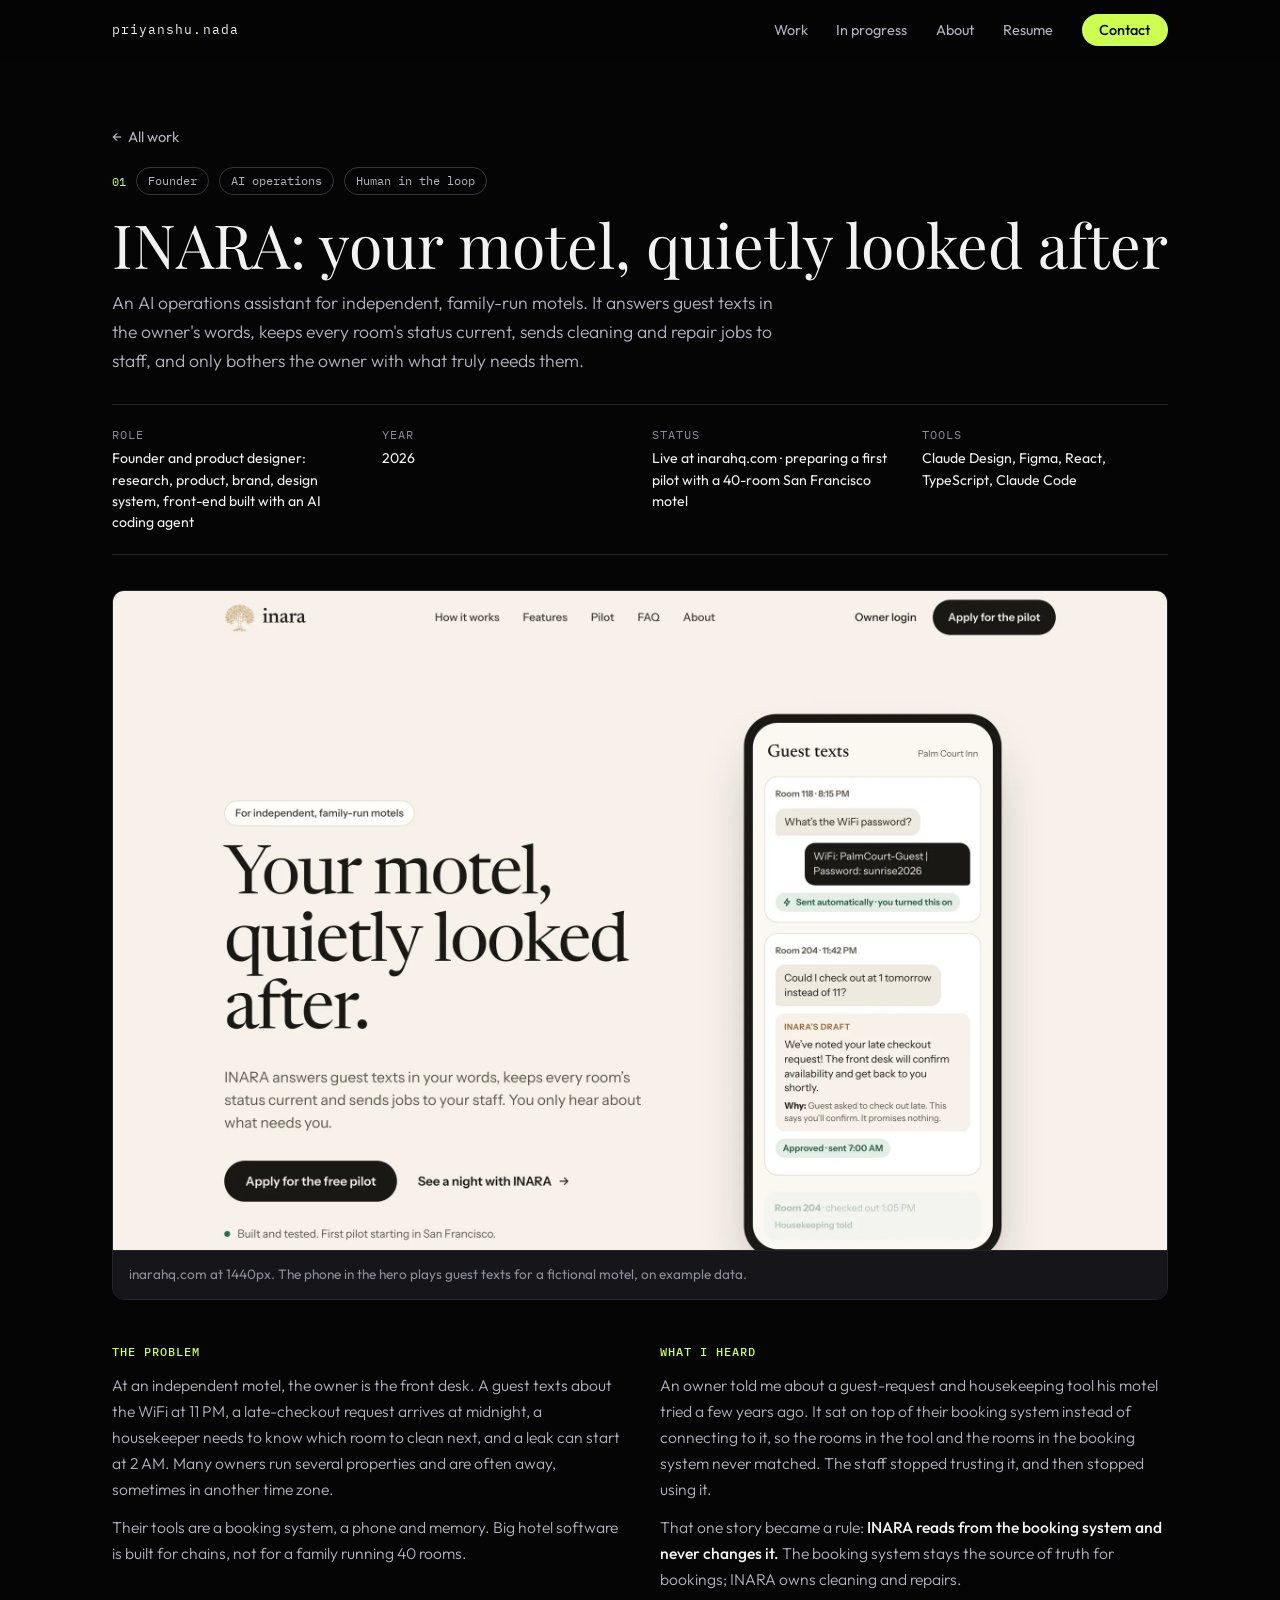
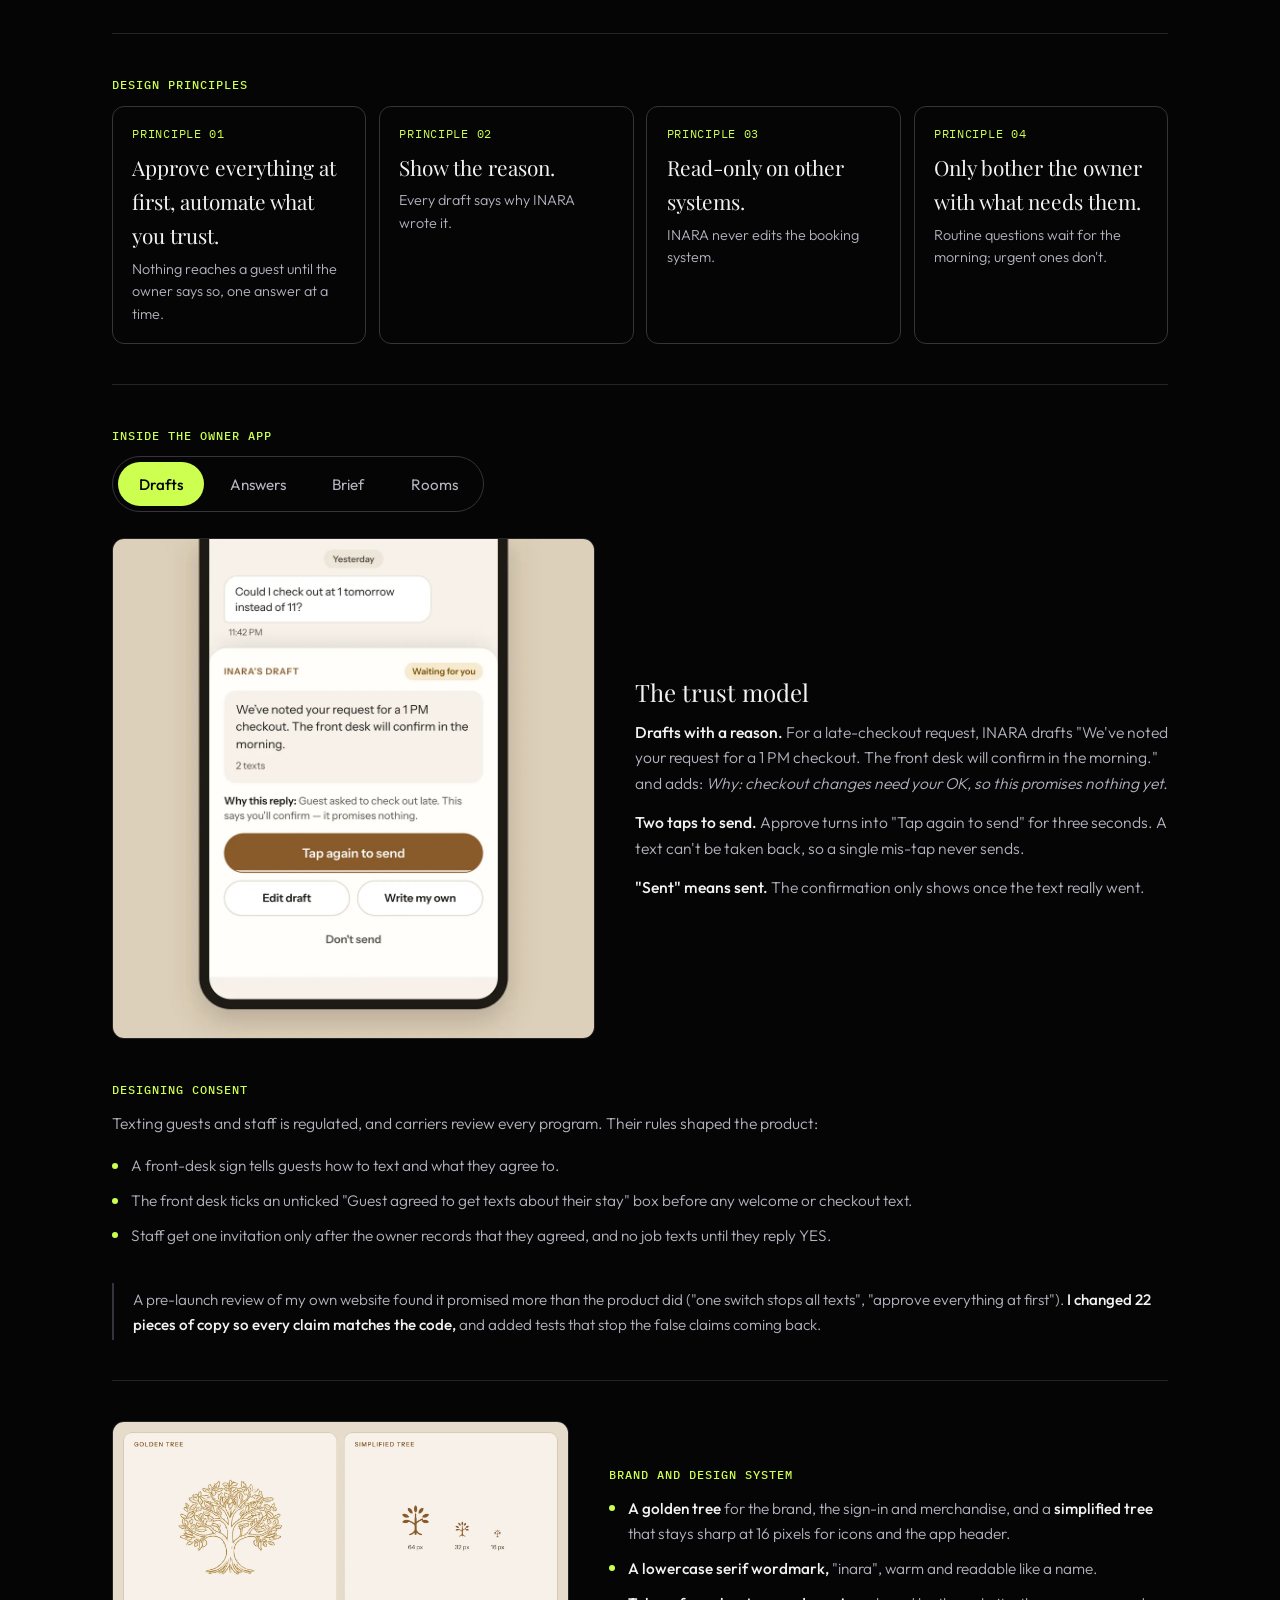
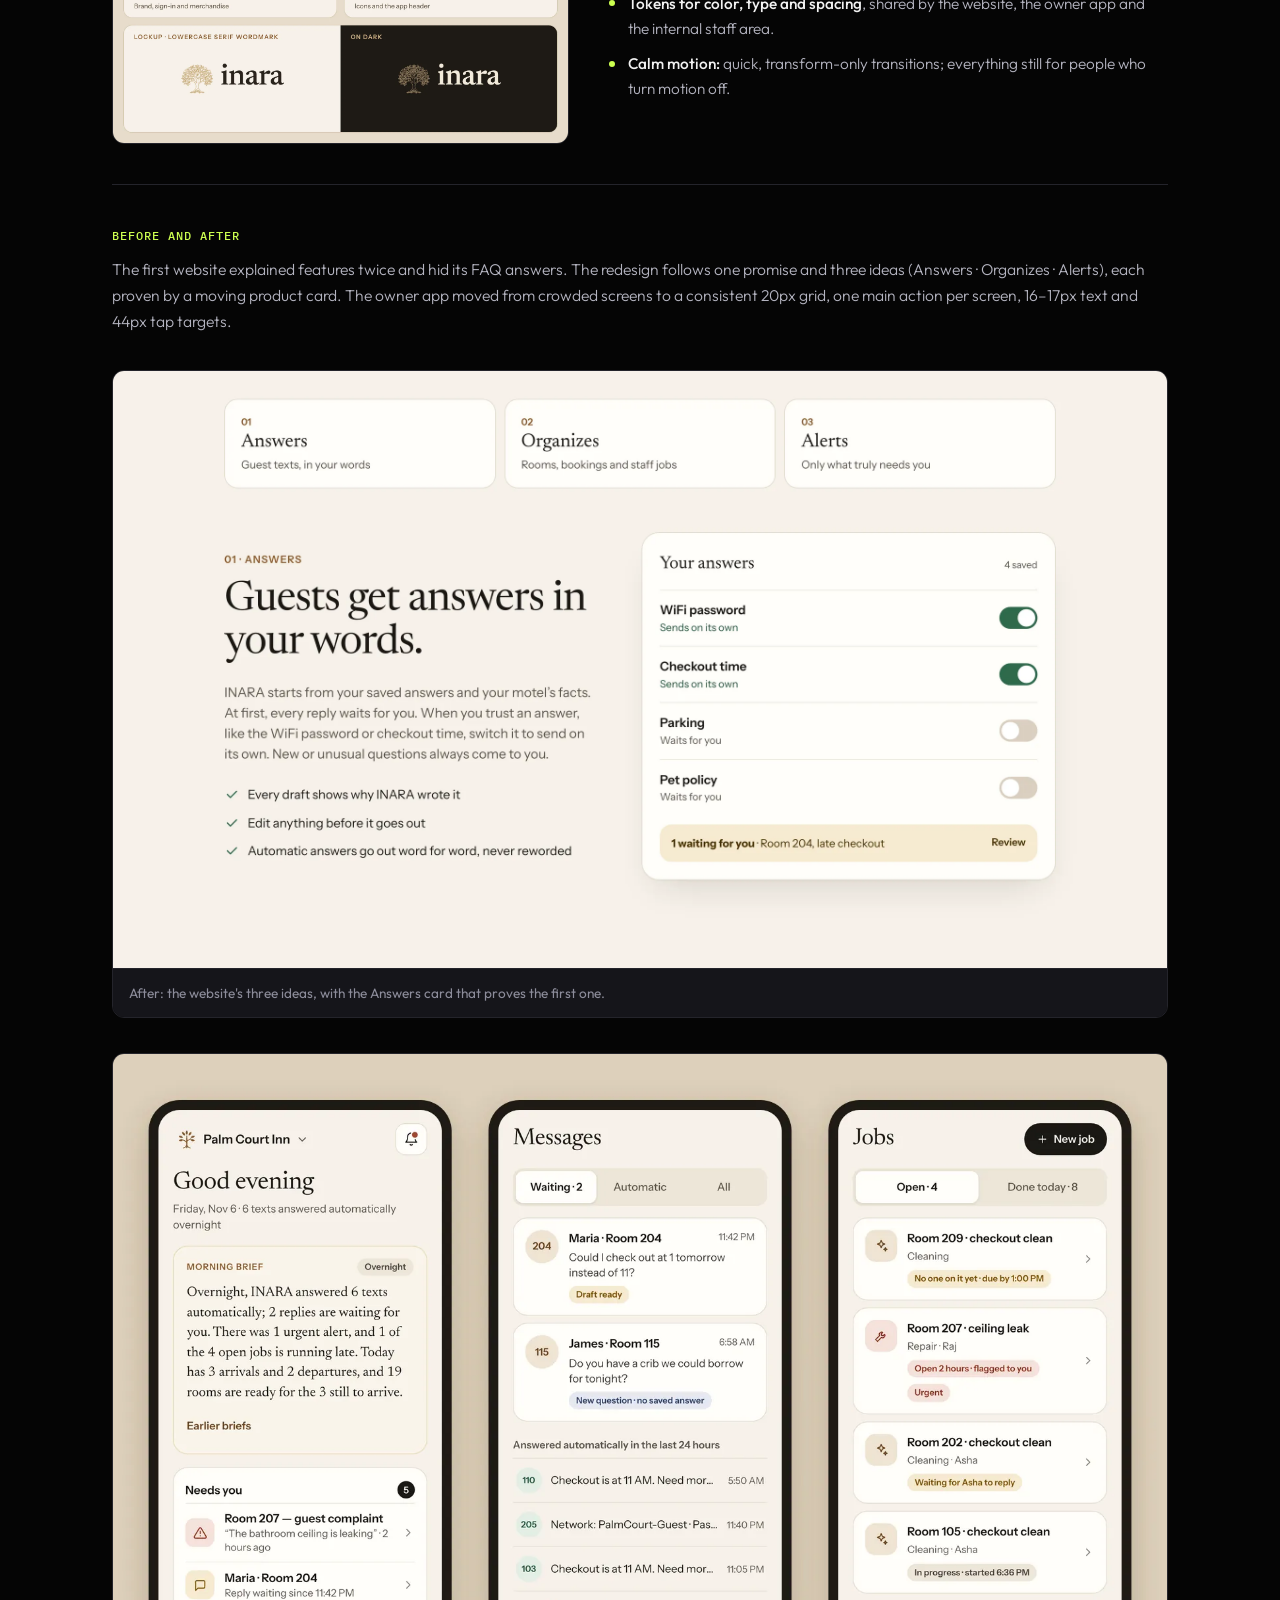
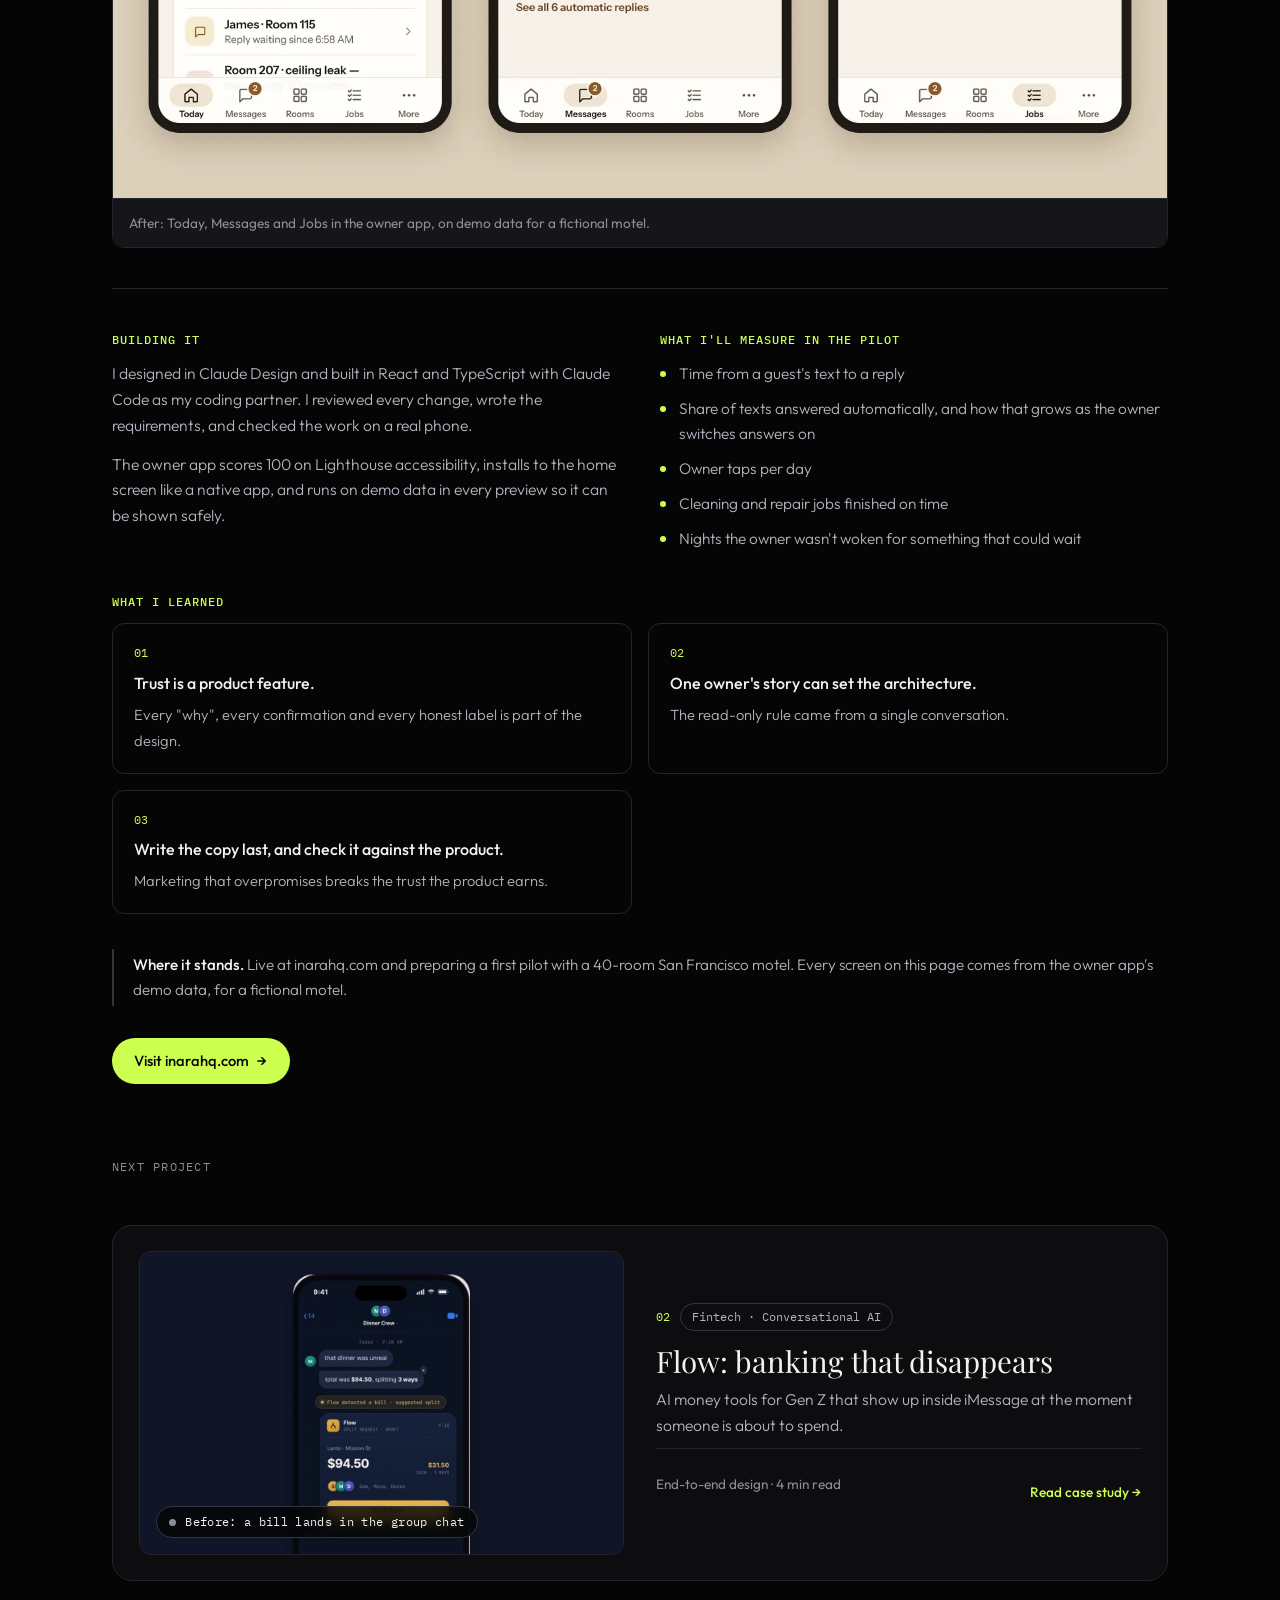
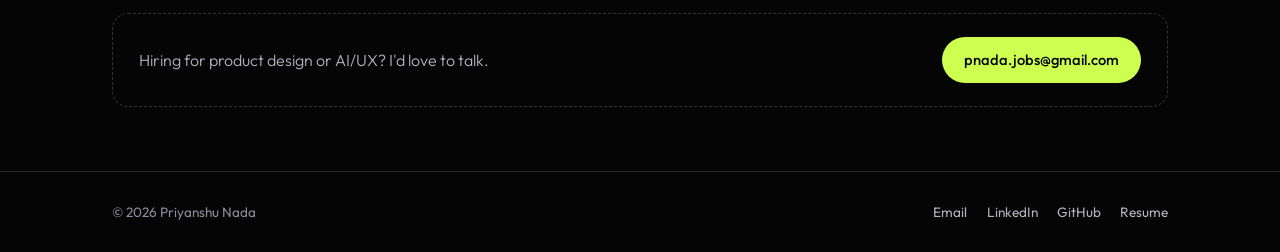
<file: work/inara/index.html>
<!DOCTYPE html>
<html lang="en">
<head>
<meta charset="UTF-8">
<meta name="viewport" content="width=device-width, initial-scale=1.0">
<title>INARA case study | Priyanshu Nada</title>
<meta name="description" content="An AI assistant for family-run motels that drafts every guest reply with its reason, and lets owners decide what runs on its own.">
<link rel="canonical" href="https://nadadesign.netlify.app/work/inara/">
<meta property="og:title" content="INARA case study | Priyanshu Nada">
<meta property="og:description" content="An AI assistant for family-run motels that drafts every guest reply with its reason, and lets owners decide what runs on its own.">
<meta property="og:type" content="website">
<meta property="og:url" content="https://nadadesign.netlify.app/work/inara/">
<meta property="og:image" content="https://nadadesign.netlify.app/assets/preview/inara-a.jpg">
<meta name="twitter:card" content="summary_large_image">
<link rel="preconnect" href="https://fonts.googleapis.com">
<link rel="preconnect" href="https://fonts.gstatic.com" crossorigin>
<link href="https://fonts.googleapis.com/css2?family=Playfair+Display:ital,wght@0,400;0,600;1,400&family=Outfit:wght@300;400;500;600&family=IBM+Plex+Mono:wght@400;500&display=swap" rel="stylesheet">
<script>document.documentElement.classList.add('js')</script>
<link rel="stylesheet" href="../../assets/site.css">
<script type="speculationrules">{"prefetch":[{"source":"document","where":{"href_matches":"/work/*"},"eagerness":"moderate"}]}</script>
</head>
<body>
<a class="skip" href="#main">Skip to content</a>
<div class="progress" id="progress" aria-hidden="true"></div>

<header class="nav" id="nav">
  <div class="nav-in">
    <a class="logo" href="../../#top">priyanshu<span>.</span>nada</a>
    <button class="nav-toggle" id="navToggle" aria-expanded="false" aria-controls="navLinks" aria-label="Open menu">
      <svg viewBox="0 0 24 24" fill="none" stroke="currentColor" stroke-width="2" stroke-linecap="round" aria-hidden="true"><line x1="4" y1="7" x2="20" y2="7"/><line x1="4" y1="12" x2="20" y2="12"/><line x1="4" y1="17" x2="20" y2="17"/></svg>
    </button>
    <ul class="nav-links" id="navLinks">
      <li><a href="../../#work">Work</a></li>
      <li><a href="../../#next">In progress</a></li>
      <li><a href="../../#about">About</a></li>
      <li><a href="../../Priyanshu_Nada_Product_Design_Resume.pdf" target="_blank" rel="noopener">Resume</a></li>
      <li><a class="btn-sm" href="../../#contact">Contact</a></li>
    </ul>
  </div>
</header>

<main id="main">
  <div class="wrap">
    <nav class="crumb" aria-label="Breadcrumb"><a href="../../#work"><span aria-hidden="true">←</span> All work</a></nav>

    <article class="case page" aria-labelledby="inara-title">
      <div class="case-head">
        <div class="case-kicker"><span class="case-num">01</span><span class="pill">Founder</span><span class="pill">AI operations</span><span class="pill">Human in the loop</span></div>
        <h1 class="case-title" id="inara-title" style="view-transition-name:t-inara">INARA: your motel, quietly looked after</h1>
        <p class="case-lede">An AI operations assistant for independent, family-run motels. It answers guest texts in the owner's words, keeps every room's status current, sends cleaning and repair jobs to staff, and only bothers the owner with what truly needs them.</p>
        <dl class="case-meta">
          <div><dt>Role</dt><dd>Founder and product designer: research, product, brand, design system, front-end built with an AI coding agent</dd></div>
          <div><dt>Year</dt><dd>2026</dd></div>
          <div><dt>Status</dt><dd>Live at inarahq.com · preparing a first pilot with a 40-room San Francisco motel</dd></div>
          <div><dt>Tools</dt><dd>Claude Design, Figma, React, TypeScript, Claude Code</dd></div>
        </dl>
      </div>

      <figure class="shot" style="view-transition-name:m-inara">
        <picture>
          <source type="image/webp" srcset="../../assets/inara-site-hero.webp">
          <img src="../../assets/inara-site-hero.jpg" width="2240" height="1400" fetchpriority="high" decoding="async" alt="The inarahq.com home page at 1440 pixels wide. Left: a tag reading For independent, family-run motels, the headline Your motel, quietly looked after, a line saying INARA answers guest texts in your words, keeps every room's status current and sends jobs to your staff, and an Apply for the free pilot button. Right: a phone titled Guest texts for Palm Court Inn, where a WiFi question was answered automatically and a late-checkout request got INARA's draft with its reason, then was approved and sent at 7:00 AM.">
        </picture>
        <figcaption>inarahq.com at 1440px. The phone in the hero plays guest texts for a fictional motel, on example data.</figcaption>
      </figure>

      <div class="case-body">
        <div class="cols">
          <div>
            <h2 class="h4">The problem</h2>
            <div class="prose">
              <p>At an independent motel, the owner is the front desk. A guest texts about the WiFi at 11 PM, a late-checkout request arrives at midnight, a housekeeper needs to know which room to clean next, and a leak can start at 2 AM. Many owners run several properties and are often away, sometimes in another time zone.</p>
              <p>Their tools are a booking system, a phone and memory. Big hotel software is built for chains, not for a family running 40 rooms.</p>
            </div>
          </div>
          <div>
            <h2 class="h4">What I heard</h2>
            <div class="prose">
              <p>An owner told me about a guest-request and housekeeping tool his motel tried a few years ago. It sat on top of their booking system instead of connecting to it, so the rooms in the tool and the rooms in the booking system never matched. The staff stopped trusting it, and then stopped using it.</p>
              <p>That one story became a rule: <strong>INARA reads from the booking system and never changes it.</strong> The booking system stays the source of truth for bookings; INARA owns cleaning and repairs.</p>
            </div>
          </div>
        </div>

        <!-- Design principles -->
        <div class="platform">
          <h2 class="h4">Design principles</h2>
          <ol class="plat-row steps4">
            <li class="plat-card">
              <span class="plat-kind">Principle 01</span>
              <b>Approve everything at first, automate what you trust.</b>
              <span>Nothing reaches a guest until the owner says so, one answer at a time.</span>
            </li>
            <li class="plat-card">
              <span class="plat-kind">Principle 02</span>
              <b>Show the reason.</b>
              <span>Every draft says why INARA wrote it.</span>
            </li>
            <li class="plat-card">
              <span class="plat-kind">Principle 03</span>
              <b>Read-only on other systems.</b>
              <span>INARA never edits the booking system.</span>
            </li>
            <li class="plat-card">
              <span class="plat-kind">Principle 04</span>
              <b>Only bother the owner with what needs them.</b>
              <span>Routine questions wait for the morning; urgent ones don't.</span>
            </li>
          </ol>
        </div>

        <!-- Owner app tabs -->
        <div class="tour">
          <h2 class="h4">Inside the owner app</h2>
          <div class="tabs" role="tablist" aria-label="INARA owner app">
            <button class="tab" role="tab" id="tab-drafts" aria-controls="panel-drafts" aria-selected="true">Drafts</button>
            <button class="tab" role="tab" id="tab-answers" aria-controls="panel-answers" aria-selected="false" tabindex="-1">Answers</button>
            <button class="tab" role="tab" id="tab-brief" aria-controls="panel-brief" aria-selected="false" tabindex="-1">Brief</button>
            <button class="tab" role="tab" id="tab-rooms" aria-controls="panel-rooms" aria-selected="false" tabindex="-1">Rooms</button>
          </div>

          <div class="panel" role="tabpanel" id="panel-drafts" aria-labelledby="tab-drafts">
            <figure class="feature-img">
              <picture>
                <source type="image/webp" srcset="../../assets/inara-draft.webp">
                <img src="../../assets/inara-draft.jpg" width="1000" height="1040" loading="lazy" decoding="async" alt="The owner app on a phone, in a conversation with Maria in Room 204. Her 11:42 PM text asks: Could I check out at 1 tomorrow instead of 11? Below it, INARA's draft, marked Waiting for you, reads: We've noted your request for a 1 PM checkout. The front desk will confirm in the morning. Under the draft: Why this reply: Guest asked to check out late. This says you'll confirm, it promises nothing. The Approve and send button has turned into Tap again to send.">
              </picture>
            </figure>
            <div class="prose">
              <p class="panel-title">The trust model</p>
              <p><strong>Drafts with a reason.</strong> For a late-checkout request, INARA drafts "We've noted your request for a 1 PM checkout. The front desk will confirm in the morning." and adds: <em>Why: checkout changes need your OK, so this promises nothing yet.</em></p>
              <p><strong>Two taps to send.</strong> Approve turns into "Tap again to send" for three seconds. A text can't be taken back, so a single mis-tap never sends.</p>
              <p><strong>"Sent" means sent.</strong> The confirmation only shows once the text really went.</p>
            </div>
          </div>

          <div class="panel" role="tabpanel" id="panel-answers" aria-labelledby="tab-answers">
            <figure class="feature-img">
              <picture>
                <source type="image/webp" srcset="../../assets/inara-answers.webp">
                <img src="../../assets/inara-answers.jpg" width="1000" height="1040" loading="lazy" decoding="async" alt="The Answers screen: Switch on the answers you trust to send on their own. New or unusual questions always come to you. The WiFi password and Checkout time answers are switched on and marked Sends on its own. Parking is switched off and marked Waits for you.">
              </picture>
            </figure>
            <div class="prose">
              <p class="panel-title">The owner chooses what runs on its own</p>
              <p>Each saved answer (WiFi, checkout time, parking) has a switch: "Sends on its own" or "Waits for you". Automatic answers go out word for word, never reworded. New or unusual questions always come to the owner.</p>
              <p><strong>One safety checkpoint.</strong> Every outgoing text must match an approved reply, an enabled answer or a required STOP/HELP reply, and an automated test fails if any new code path could text a guest.</p>
            </div>
          </div>

          <div class="panel" role="tabpanel" id="panel-brief" aria-labelledby="tab-brief">
            <figure class="feature-img">
              <picture>
                <source type="image/webp" srcset="../../assets/inara-today.webp">
                <img src="../../assets/inara-today.jpg" width="1000" height="1040" loading="lazy" decoding="async" alt="The Today screen for Palm Court Inn, a fictional motel. The Morning Brief reads: Overnight, INARA answered 6 texts automatically; 2 replies are waiting for you. There was 1 urgent alert, and 1 of the 4 open jobs is running late. Today has 3 arrivals and 2 departures, and 19 rooms are ready for the 3 still to arrive. Below it, a Needs you list with 5 items starts with a guest complaint about a leaking bathroom ceiling in Room 207.">
              </picture>
            </figure>
            <div class="prose">
              <p class="panel-title">The Morning Brief</p>
              <p>At 7 AM the owner gets the night in one paragraph: "Overnight, INARA answered 6 texts automatically; 2 replies are waiting for you. There was 1 urgent alert, and 1 of the 4 open jobs is running late…"</p>
              <p>The counts are computed in code; the AI only writes the sentences. If the text contains a number that isn't in the facts, or the AI fails, a plain template is used instead. <strong>A summary an owner can't trust is worse than none.</strong></p>
            </div>
          </div>

          <div class="panel" role="tabpanel" id="panel-rooms" aria-labelledby="tab-rooms">
            <figure class="feature-img">
              <picture>
                <source type="image/webp" srcset="../../assets/inara-rooms.webp">
                <img src="../../assets/inara-rooms.jpg" width="1000" height="1040" loading="lazy" decoding="async" alt="The Rooms screen for 40 rooms, with filters for Empty 4, Checking in 2, Occupied 11, Needs cleaning 3, Ready 19 and Out of order 1, above a grid of Floor 1 rooms. Each tile names its state in words, such as Ready, Occupied, Empty, Needs cleaning or Checking in.">
              </picture>
            </figure>
            <div class="prose">
              <p class="panel-title">Rooms and jobs</p>
              <p><strong>Six room states, on purpose.</strong> "Empty" is not "Ready": a room nobody has checked must never look sellable.</p>
              <p><strong>Staff need no app.</strong> Housekeepers get a text and reply DONE when the room is finished; the room flips to Ready.</p>
              <p><strong>Slow jobs are flagged,</strong> so the owner hears about the leak still open after two hours, not every routine clean.</p>
            </div>
          </div>
        </div>

        <!-- Consent -->
        <div class="decisions">
          <h2 class="h4">Designing consent</h2>
          <div class="prose">
            <p>Texting guests and staff is regulated, and carriers review every program. Their rules shaped the product:</p>
          </div>
          <ul class="ticks" style="margin-top:1rem">
            <li>A front-desk sign tells guests how to text and what they agree to.</li>
            <li>The front desk ticks an unticked "Guest agreed to get texts about their stay" box before any welcome or checkout text.</li>
            <li>Staff get one invitation only after the owner records that they agreed, and no job texts until they reply YES.</li>
          </ul>
          <div class="limits">
            <p>A pre-launch review of my own website found it promised more than the product did ("one switch stops all texts", "approve everything at first"). <strong>I changed 22 pieces of copy so every claim matches the code,</strong> and added tests that stop the false claims coming back.</p>
          </div>
        </div>

        <!-- Brand -->
        <div class="feature">
          <figure class="feature-img">
            <picture>
              <source type="image/webp" srcset="../../assets/inara-brand.webp">
              <img src="../../assets/inara-brand.jpg" width="1600" height="1130" loading="lazy" decoding="async" alt="The INARA logo system. A detailed golden tree emblem, used for the brand, sign-in and merchandise. A simplified tree shown at 64, 32 and 16 pixels, for icons and the app header. The lockup of the golden tree with the lowercase serif wordmark inara, shown on a light background and on a dark one.">
            </picture>
          </figure>
          <div>
            <h2 class="h4">Brand and design system</h2>
            <ul class="ticks">
              <li><strong>A golden tree</strong> for the brand, the sign-in and merchandise, and a <strong>simplified tree</strong> that stays sharp at 16 pixels for icons and the app header.</li>
              <li><strong>A lowercase serif wordmark,</strong> "inara", warm and readable like a name.</li>
              <li><strong>Tokens for color, type and spacing</strong>, shared by the website, the owner app and the internal staff area.</li>
              <li><strong>Calm motion:</strong> quick, transform-only transitions; everything still for people who turn motion off.</li>
            </ul>
          </div>
        </div>

        <!-- Before and after (after only for now) -->
        <div class="platform">
          <h2 class="h4">Before and after</h2>
          <div class="prose">
            <p>The first website explained features twice and hid its FAQ answers. The redesign follows one promise and three ideas (Answers · Organizes · Alerts), each proven by a moving product card. The owner app moved from crowded screens to a consistent 20px grid, one main action per screen, 16–17px text and 44px tap targets.</p>
          </div>
          <figure class="shot">
            <picture>
              <source type="image/webp" srcset="../../assets/inara-site-ideas.webp">
              <img src="../../assets/inara-site-ideas.jpg" width="2240" height="1268" loading="lazy" decoding="async" alt="The INARA website below the hero. Three cards: 01 Answers, guest texts, in your words; 02 Organizes, rooms, bookings and staff jobs; 03 Alerts, only what truly needs you. Under them, the Answers section, headed Guests get answers in your words, sits beside a product card of saved answers with switches: WiFi password and Checkout time send on their own, Parking and Pet policy wait for you, and 1 reply is waiting for review.">
            </picture>
            <figcaption>After: the website's three ideas, with the Answers card that proves the first one.</figcaption>
          </figure>
          <figure class="shot">
            <picture>
              <source type="image/webp" srcset="../../assets/inara-app-after.webp">
              <img src="../../assets/inara-app-after.jpg" width="1600" height="1130" loading="lazy" decoding="async" alt="Three owner-app screens side by side on the same grid. Today, with the Morning Brief and the Needs you list. Messages, with two replies waiting and the answers sent automatically in the last 24 hours below. Jobs, with four open cleaning and repair jobs, one of them a ceiling leak in Room 207 flagged as urgent.">
            </picture>
            <figcaption>After: Today, Messages and Jobs in the owner app, on demo data for a fictional motel.</figcaption>
          </figure>
        </div>

        <!-- Building and measuring -->
        <div class="platform">
          <div class="cols">
            <div>
              <h2 class="h4">Building it</h2>
              <div class="prose">
                <p>I designed in Claude Design and built in React and TypeScript with Claude Code as my coding partner. I reviewed every change, wrote the requirements, and checked the work on a real phone.</p>
                <p>The owner app scores 100 on Lighthouse accessibility, installs to the home screen like a native app, and runs on demo data in every preview so it can be shown safely.</p>
              </div>
            </div>
            <div>
              <h2 class="h4">What I'll measure in the pilot</h2>
              <ul class="ticks">
                <li>Time from a guest's text to a reply</li>
                <li>Share of texts answered automatically, and how that grows as the owner switches answers on</li>
                <li>Owner taps per day</li>
                <li>Cleaning and repair jobs finished on time</li>
                <li>Nights the owner wasn't woken for something that could wait</li>
              </ul>
            </div>
          </div>
        </div>

        <div class="decisions">
          <h2 class="h4">What I learned</h2>
          <ol class="dlist">
            <li><b>Trust is a product feature.</b><span>Every "why", every confirmation and every honest label is part of the design.</span></li>
            <li><b>One owner's story can set the architecture.</b><span>The read-only rule came from a single conversation.</span></li>
            <li><b>Write the copy last, and check it against the product.</b><span>Marketing that overpromises breaks the trust the product earns.</span></li>
          </ol>
        </div>

        <div class="limits">
          <p><strong>Where it stands.</strong> Live at inarahq.com and preparing a first pilot with a 40-room San Francisco motel. Every screen on this page comes from the owner app's demo data, for a fictional motel.</p>
        </div>
        <div class="links">
          <a class="btn btn-a" href="https://inarahq.com/" target="_blank" rel="noopener">Visit inarahq.com <span class="arr" aria-hidden="true">→</span></a>
        </div>
      </div>
    </article>

    <p class="label" style="margin-top:3.5rem">Next project</p>
    <a class="nextp" href="../../work/flow/" aria-label="Flow: banking that disappears. Read the case study">
        <div class="pmedia" style="view-transition-name:m-flow">
          <img class="a" src="../../assets/preview/flow-a.jpg" width="1200" height="750" loading="lazy" alt="">
          <img class="b" src="../../assets/preview/flow-b.jpg" width="1200" height="750" loading="lazy" alt="">
          <span class="phint" aria-hidden="true"><i></i><span class="s1">Before: a bill lands in the group chat</span><span class="s2">After: split settled in 18 seconds</span></span>
        </div>
        <div>
          <div class="pkick"><span class="case-num">02</span><span class="pill">Fintech · Conversational AI</span></div>
          <h2 class="ptitle" style="view-transition-name:t-flow">Flow: banking that disappears</h2>
          <p class="pline">AI money tools for Gen Z that show up inside iMessage at the moment someone is about to spend.</p>
          <div class="pfoot"><span>End-to-end design · 4 min read</span><span class="pgo">Read case study <span class="arr" aria-hidden="true">→</span></span></div>
        </div>
      </a>
    <div class="mini-contact">
      <p>Hiring for product design or AI/UX? I'd love to talk.</p>
      <a class="btn btn-a" href="mailto:pnada.jobs@gmail.com">pnada.jobs@gmail.com</a>
    </div>
  </div>
</main>

<footer>
  <div class="foot">
    <span>© <span id="yr">2026</span> Priyanshu Nada</span>
    <nav aria-label="Footer">
      <a href="mailto:pnada.jobs@gmail.com">Email</a>
      <a href="https://www.linkedin.com/in/priyanshunada" target="_blank" rel="noopener">LinkedIn</a>
      <a href="https://github.com/Priyanshunada04" target="_blank" rel="noopener">GitHub</a>
      <a href="../../Priyanshu_Nada_Product_Design_Resume.pdf" target="_blank" rel="noopener">Resume</a>
    </nav>
  </div>
</footer>

<script src="../../assets/site.js"></script>
</body>
</html>
</file>
<file: assets/site.css>
:root{
  --bg:#050505;--bg2:#0d0d10;--bg3:#15151a;--border:#24242b;--border2:#34343d;
  --t1:#f2f2f2;--t2:#b4b4c0;--t3:#8c8c9a;
  --accent:#cdff50;--accent-dim:rgba(205,255,80,0.22);--accent-faint:rgba(205,255,80,0.07);
  --serif:'Playfair Display',Georgia,serif;--sans:'Outfit',system-ui,sans-serif;--mono:'IBM Plex Mono',ui-monospace,monospace;
  --ease:cubic-bezier(0.16,1,0.3,1);
  --max:1120px;
}
*,*::before,*::after{margin:0;padding:0;box-sizing:border-box}
html{scroll-behavior:smooth;scroll-padding-top:84px;-webkit-font-smoothing:antialiased}
body{font-family:var(--sans);background:var(--bg);color:var(--t1);line-height:1.65;font-size:1rem;overflow-x:hidden}
a{color:inherit}
img{display:block;max-width:100%;height:auto}
:focus-visible{outline:2px solid var(--accent);outline-offset:3px;border-radius:4px}
.skip{position:absolute;left:1rem;top:-3rem;background:var(--accent);color:var(--bg);padding:0.6rem 1rem;border-radius:8px;font-weight:600;z-index:200;text-decoration:none}
.skip:focus{top:1rem}
.wrap{max-width:var(--max);margin:0 auto;padding:0 2rem}

/* Nav */
.nav{position:fixed;inset:0 0 auto 0;z-index:100;background:rgba(5,5,5,0.82);backdrop-filter:blur(16px);-webkit-backdrop-filter:blur(16px);border-bottom:1px solid transparent;transition:border-color 0.3s}
.nav.scrolled{border-bottom-color:var(--border)}
.nav-in{max-width:var(--max);margin:0 auto;padding:1rem 2rem;display:flex;align-items:center;justify-content:space-between;gap:1rem}
.logo{font-family:var(--mono);font-size:0.82rem;letter-spacing:0.08em;color:var(--t1);text-decoration:none}
.logo span{color:var(--accent)}
.nav-links{display:flex;align-items:center;gap:1.8rem;list-style:none}
.nav-links a{font-size:0.9rem;color:var(--t2);text-decoration:none;transition:color 0.2s}
.nav-links a:hover,.nav-links a.active{color:var(--t1)}
.nav-links .btn-sm{color:var(--bg)}
.nav-toggle{display:none;background:none;border:1px solid var(--border2);color:var(--t1);border-radius:8px;width:44px;height:44px;cursor:pointer;align-items:center;justify-content:center}
.nav-toggle svg{width:20px;height:20px}

/* Buttons */
.btn{display:inline-flex;align-items:center;justify-content:center;gap:0.5rem;min-height:46px;padding:0.7rem 1.4rem;border-radius:100px;font-family:var(--sans);font-size:0.92rem;font-weight:500;text-decoration:none;transition:background 0.2s,border-color 0.2s,color 0.2s}
.btn svg{width:16px;height:16px;flex-shrink:0}
.btn-a{background:var(--accent);color:var(--bg)}
.btn-a:hover{background:#dbff7a}
.btn-o{border:1px solid var(--border2);color:var(--t1)}
.btn-o:hover{border-color:var(--t3);background:var(--bg2)}
.btn-sm{min-height:38px;padding:0.45rem 1.1rem;font-size:0.85rem;background:var(--accent);border-radius:100px;font-weight:500}
.btn-sm:hover{background:#dbff7a}

/* Type */
.label{font-family:var(--mono);font-size:0.78rem;letter-spacing:0.1em;text-transform:uppercase;color:var(--t3);margin-bottom:0.9rem}
.h2{font-family:var(--serif);font-weight:400;font-size:clamp(1.9rem,3.6vw,2.8rem);line-height:1.15;max-width:760px}
.h2 em,.h1 em{font-style:italic;color:var(--accent)}
.lead{font-size:1.08rem;color:var(--t2);font-weight:300;max-width:640px;margin-top:1rem}

/* Hero */
.hero{padding:10rem 0 5rem}
.hero .label{color:var(--accent)}
.h1{font-family:var(--serif);font-weight:400;font-size:clamp(2.6rem,6.4vw,5.2rem);line-height:1.06;letter-spacing:-0.015em;max-width:900px}
.hero-sub{font-size:1.12rem;color:var(--t2);font-weight:300;max-width:600px;margin-top:1.6rem;line-height:1.7}
.hero-cta{display:flex;gap:0.8rem;flex-wrap:wrap;margin-top:2.2rem}
.facts{display:grid;grid-template-columns:repeat(3,minmax(0,1fr));gap:1.5rem;margin-top:3.5rem;padding-top:1.8rem;border-top:1px solid var(--border);max-width:820px}
.facts dt{font-family:var(--mono);font-size:0.75rem;letter-spacing:0.08em;text-transform:uppercase;color:var(--t3);margin-bottom:0.25rem}
.facts dd{font-size:0.95rem;color:var(--t1)}
.facts a{color:var(--accent);text-underline-offset:3px}

section{padding:5.5rem 0}
.rule{max-width:var(--max);margin:0 auto;height:1px;background:var(--border)}

/* Case studies */
.case{margin-top:3.5rem;border:1px solid var(--border);border-radius:20px;background:var(--bg2);overflow:hidden}
.case+.case{margin-top:2.5rem}
.case-head{padding:2.4rem 2.6rem 0}
.case-kicker{display:flex;flex-wrap:wrap;align-items:center;gap:0.6rem;font-family:var(--mono);font-size:0.78rem;color:var(--t3)}
.case-num{color:var(--accent)}
.pill{border:1px solid var(--border2);border-radius:100px;padding:0.2rem 0.7rem;font-size:0.75rem;color:var(--t2)}
.case-title{font-family:var(--serif);font-weight:400;font-size:clamp(2rem,3.4vw,2.8rem);line-height:1.1;margin-top:1rem}
.case-lede{font-size:1.1rem;color:var(--t2);font-weight:300;max-width:680px;margin-top:0.6rem}
.case-meta{display:grid;grid-template-columns:repeat(4,minmax(0,1fr));gap:1.2rem 1.5rem;margin-top:1.8rem;padding:1.3rem 0;border-top:1px solid var(--border);border-bottom:1px solid var(--border)}
.case-meta dt{font-family:var(--mono);font-size:0.75rem;letter-spacing:0.08em;text-transform:uppercase;color:var(--t3);margin-bottom:0.2rem}
.case-meta dd{font-size:0.88rem;color:var(--t1);line-height:1.5}
.shot{margin:2rem 2.6rem 0;border-radius:12px;overflow:hidden;border:1px solid var(--border)}
.shot img{width:100%}
.shot figcaption{font-size:0.85rem;color:var(--t3);padding:0.8rem 1rem;background:var(--bg3);border-top:1px solid var(--border)}
.case-body{padding:2.2rem 2.6rem 2.4rem}
.cols{display:grid;grid-template-columns:repeat(2,minmax(0,1fr));gap:2.5rem}
.h4{font-family:var(--mono);font-size:0.78rem;letter-spacing:0.08em;text-transform:uppercase;color:var(--accent);margin-bottom:0.7rem;font-weight:500}
.prose{font-size:0.98rem;color:var(--t2);font-weight:300}
.prose p+p{margin-top:0.8rem}
.prose strong{color:var(--t1);font-weight:500}
.ticks{list-style:none;display:flex;flex-direction:column;gap:0.6rem}
.ticks li{position:relative;padding-left:1.2rem;font-size:0.96rem;color:var(--t2);font-weight:300}
.ticks li::before{content:'';position:absolute;left:0;top:0.62em;width:6px;height:6px;border-radius:50%;background:var(--accent)}
.ticks strong{color:var(--t1);font-weight:500}
.decisions{margin-top:2.5rem}
.dlist{list-style:none;display:grid;grid-template-columns:repeat(2,minmax(0,1fr));gap:1rem;counter-reset:d}
.dlist li{counter-increment:d;border:1px solid var(--border);border-radius:12px;padding:1.2rem 1.3rem;background:var(--bg)}
.dlist li::before{content:'0' counter(d);display:block;font-family:var(--mono);font-size:0.75rem;color:var(--accent);margin-bottom:0.4rem}
.dlist b{display:block;font-weight:500;font-size:1rem;color:var(--t1);margin-bottom:0.3rem}
.dlist span{font-size:0.92rem;color:var(--t2);font-weight:300;line-height:1.6}
.limits{margin-top:2.2rem;border-left:2px solid var(--border2);padding:0.2rem 0 0.2rem 1.2rem}
.limits p{font-size:0.95rem;color:var(--t2);font-weight:300}
.limits strong{color:var(--t1);font-weight:500}
.links{display:flex;flex-wrap:wrap;gap:0.6rem;margin-top:2rem}
.strip{overflow-x:auto;background:#e9e8e3;scrollbar-color:var(--border2) var(--bg3)}
.strip img{width:auto;max-width:none;height:440px}
.feature{display:grid;grid-template-columns:minmax(0,0.9fr) minmax(0,1.1fr);gap:2.5rem;align-items:center;margin-top:2.5rem;padding-top:2.5rem;border-top:1px solid var(--border)}
.feature-img{border-radius:12px;overflow:hidden;border:1px solid var(--border)}

/* In progress */
.next-list{list-style:none;margin-top:2.5rem;border-top:1px solid var(--border)}
.next-list li{display:grid;grid-template-columns:3rem minmax(0,1.1fr) minmax(0,1.6fr) auto;gap:1.5rem;align-items:baseline;padding:1.4rem 0;border-bottom:1px solid var(--border)}
.n-num{font-family:var(--mono);font-size:0.8rem;color:var(--t3)}
.n-name{font-family:var(--serif);font-size:1.3rem;line-height:1.25}
.n-desc{font-size:0.95rem;color:var(--t2);font-weight:300}
.n-tag{font-family:var(--mono);font-size:0.75rem;letter-spacing:0.06em;text-transform:uppercase;color:var(--accent);border:1px solid var(--accent-dim);background:var(--accent-faint);border-radius:100px;padding:0.25rem 0.75rem;white-space:nowrap}

/* About */
.about-grid{display:grid;grid-template-columns:minmax(0,1.3fr) minmax(0,1fr);gap:3.5rem;margin-top:2.5rem}
.about-text p{font-size:1.04rem;color:var(--t2);font-weight:300}
.about-text p+p{margin-top:1rem}
.kit{display:flex;flex-direction:column;gap:1.3rem}
.kit dt{font-family:var(--mono);font-size:0.75rem;letter-spacing:0.08em;text-transform:uppercase;color:var(--t3);margin-bottom:0.3rem}
.kit dd{font-size:0.95rem;color:var(--t1);line-height:1.6}

/* Approach */
.principles{display:grid;grid-template-columns:repeat(4,minmax(0,1fr));gap:1rem;margin-top:2.5rem;list-style:none;counter-reset:p}
.principles li{counter-increment:p;border:1px solid var(--border);border-radius:14px;background:var(--bg2);padding:1.5rem 1.3rem}
.principles li::before{content:'0' counter(p);display:block;font-family:var(--serif);font-size:1.8rem;color:var(--accent);line-height:1;margin-bottom:0.9rem}
.principles b{display:block;font-weight:500;font-size:1rem;margin-bottom:0.35rem}
.principles span{font-size:0.92rem;color:var(--t2);font-weight:300;line-height:1.6}
.process{margin-top:1.5rem;border:1px solid var(--border);border-radius:14px;padding:1.4rem 1.6rem;display:flex;flex-wrap:wrap;align-items:center;gap:0.5rem 1.2rem}
.process .label{margin:0}
.steps{list-style:none;display:flex;flex-wrap:wrap;gap:0.4rem 0.5rem;align-items:center}
.steps li{font-size:0.92rem;color:var(--t1)}
.steps li+li::before{content:'→';color:var(--t3);margin-right:0.5rem}

/* Contact */
.contact{text-align:center;padding:6.5rem 0}
.contact .h2{margin:0 auto}
.contact .lead{margin:1rem auto 0}
.contact-btns{display:flex;justify-content:center;flex-wrap:wrap;gap:0.7rem;margin-top:2.2rem}

footer{border-top:1px solid var(--border)}
.foot{max-width:var(--max);margin:0 auto;padding:1.8rem 2rem;display:flex;justify-content:space-between;align-items:center;gap:1rem;flex-wrap:wrap;font-size:0.85rem;color:var(--t3)}
.foot nav{display:flex;gap:1.2rem;flex-wrap:wrap}
.foot a{color:var(--t2);text-decoration:none}
.foot a:hover{color:var(--accent)}

/* Flow platform diagram */
.platform{margin-top:2.5rem;padding-top:2.5rem;border-top:1px solid var(--border)}
.plat-row{list-style:none;display:grid;grid-template-columns:repeat(3,minmax(0,1fr));gap:0.8rem}
.plat-row.steps4{grid-template-columns:repeat(4,minmax(0,1fr))}
.plat-card{border:1px solid var(--border2);border-radius:12px;background:var(--bg);padding:1.1rem 1.2rem;display:flex;flex-direction:column;gap:0.35rem}
.plat-card b{font-family:var(--serif);font-weight:400;font-size:1.3rem}
.plat-card span:last-child{font-size:0.9rem;color:var(--t2);font-weight:300;line-height:1.55}
.plat-kind{font-family:var(--mono);font-size:0.75rem;letter-spacing:0.06em;text-transform:uppercase;color:var(--accent)}
.plat-base{position:relative;margin-top:1.6rem;border:1px dashed var(--border2);border-radius:12px;padding:0.9rem 1.2rem;display:flex;flex-wrap:wrap;gap:0.5rem 1.2rem;align-items:center;font-size:0.9rem;color:var(--t2)}
.plat-base::before{content:'';position:absolute;left:16.6%;right:16.6%;top:-1.6rem;height:1.6rem;border-left:1px solid var(--border2);border-right:1px solid var(--border2);background:linear-gradient(var(--border2),var(--border2)) center/1px 100% no-repeat}
.plat-base .plat-kind{color:var(--t3)}
.handoffs{list-style:none;display:flex;flex-direction:column;gap:0.6rem}
.handoffs li{display:grid;grid-template-columns:12.5rem minmax(0,1fr);gap:1rem;align-items:baseline;padding:0.9rem 1.1rem;border:1px solid var(--border);border-radius:12px;background:var(--bg)}
.hf-route{display:inline-flex;align-items:center;gap:0.5rem;font-family:var(--mono);font-size:0.8rem;color:var(--t1)}
.hf-route i{font-style:normal;color:var(--accent);display:inline-block}
.hf-text{font-size:0.94rem;color:var(--t2);font-weight:300}

/* Product tabs */
.tour{margin-top:2.5rem;padding-top:2.5rem;border-top:1px solid var(--border)}
.tabs{display:inline-flex;gap:0.3rem;padding:0.3rem;border:1px solid var(--border2);border-radius:100px;margin-bottom:1.6rem;position:relative}
.tab{min-height:44px;padding:0 1.3rem;border:0;border-radius:100px;background:transparent;color:var(--t2);font-family:var(--sans);font-size:0.95rem;cursor:pointer;transition:background 0.3s var(--ease),color 0.3s}
.tab:hover{color:var(--t1)}
.tab[aria-selected="true"]{background:var(--accent);color:var(--bg);font-weight:500}
.panel{display:grid;grid-template-columns:minmax(0,0.95fr) minmax(0,1.05fr);gap:2.5rem;align-items:center}
.js .panel[hidden]{display:none}
.panel.wide{grid-template-columns:1fr;gap:1.6rem}
.panel.wide .prose{display:grid;grid-template-columns:repeat(3,minmax(0,1fr));gap:1.6rem}
.panel.wide .prose p+p{margin-top:0}
.panel.wide .panel-title{grid-column:1 / -1;margin-bottom:-0.6rem}
.panel-title{font-family:var(--serif);font-size:1.5rem;color:var(--t1);font-weight:400;line-height:1.25}
.panel + .panel{margin-top:2.5rem}
.js .panel + .panel{margin-top:0}

/* Scroll progress */
.progress{position:fixed;left:0;top:0;height:2px;width:100%;background:var(--accent);transform-origin:0 50%;transform:scaleX(0);z-index:150;pointer-events:none}

/* Reveal (only when JS runs) */
.js .reveal{opacity:0;transform:translateY(24px);transition:opacity 0.8s var(--ease),transform 0.8s var(--ease)}
.js .reveal.vis{opacity:1;transform:none}

/* Motion: only when the visitor hasn't asked for less */
@media (prefers-reduced-motion:no-preference){
  .hero .label,.hero .h1,.hero-sub,.hero-cta,.facts{animation:rise 0.9s var(--ease) both}
  .hero .h1{animation-delay:0.08s}.hero-sub{animation-delay:0.18s}.hero-cta{animation-delay:0.28s}.facts{animation-delay:0.4s}
  .h1 em{background:linear-gradient(var(--accent),var(--accent)) 0 92%/0 2px no-repeat;animation:underline 0.9s var(--ease) 0.9s forwards}
  @keyframes rise{from{opacity:0;transform:translateY(22px)}to{opacity:1;transform:none}}
  @keyframes underline{to{background-size:100% 2px}}

  .js .dlist li,.js .principles li,.js .plat-card,.js .handoffs li,.js .next-list li,.js .ticks li{opacity:0;transform:translateY(14px);transition:opacity 0.6s var(--ease),transform 0.6s var(--ease),border-color 0.3s,background 0.3s}
  .js .dlist.vis li,.js .principles.vis li,.js .plat-row.vis .plat-card,.js .handoffs.vis li,.js .ticks.vis li,.js .next-list.vis li{opacity:1;transform:none}
  .js :is(.dlist,.principles,.plat-row,.handoffs,.next-list,.ticks) > :nth-child(2){transition-delay:0.08s}
  .js :is(.dlist,.principles,.plat-row,.handoffs,.next-list,.ticks) > :nth-child(3){transition-delay:0.16s}
  .js :is(.dlist,.principles,.plat-row,.handoffs,.next-list,.ticks) > :nth-child(4){transition-delay:0.24s}

  .dlist li:hover,.principles li:hover,.plat-card:hover{border-color:var(--accent-dim);transform:translateY(-3px)!important;transition-delay:0s!important}
  .handoffs li:hover .hf-route i{animation:nudge 0.6s var(--ease)}
  @keyframes nudge{50%{transform:translateX(4px)}}
  .feature-img img,.shot > img{transition:transform 0.8s var(--ease)}
  .feature-img:hover img,.shot:hover > img{transform:scale(1.025)}
  .btn .arr{display:inline-block;transition:transform 0.3s var(--ease)}
  .btn:hover .arr{transform:translateX(4px)}
  .nav-links a:not(.btn-sm){background:linear-gradient(var(--accent),var(--accent)) 0 100%/0 1px no-repeat;transition:color 0.2s,background-size 0.35s var(--ease)}
  .nav-links a:not(.btn-sm):hover,.nav-links a.active{background-size:100% 1px}
  .panel.enter{animation:panelIn 0.55s var(--ease) both}
  @keyframes panelIn{from{opacity:0;transform:translateY(10px)}to{opacity:1;transform:none}}
  .n-tag::before{content:'';display:inline-block;width:6px;height:6px;border-radius:50%;background:var(--accent);margin-right:0.45rem;vertical-align:1px;animation:blink 2.4s ease-in-out infinite}
  @keyframes blink{50%{opacity:0.25}}
}
@media (prefers-reduced-motion:reduce){
  html{scroll-behavior:auto}
  .js .reveal{opacity:1;transform:none;transition:none}
  .progress{display:none}
}

/* Responsive */
@media (max-width:960px){
  .plat-row.steps4{grid-template-columns:repeat(2,minmax(0,1fr))}
  .case-meta{grid-template-columns:repeat(2,minmax(0,1fr))}
  .principles{grid-template-columns:repeat(2,minmax(0,1fr))}
  .next-list li{grid-template-columns:2.5rem minmax(0,1fr) auto;gap:0.4rem 1rem}
  .n-desc{grid-column:2 / -1}
}
@media (max-width:820px){
  .wrap,.nav-in,.foot{padding-left:1.25rem;padding-right:1.25rem}
  .nav-toggle{display:inline-flex}
  .nav-links{display:none;position:absolute;top:100%;left:0;right:0;flex-direction:column;align-items:stretch;gap:0;background:var(--bg);border-bottom:1px solid var(--border);padding:0.5rem 1.25rem 1.2rem}
  .nav-links.open{display:flex}
  .nav-links li a{display:block;padding:0.8rem 0;font-size:1rem}
  .nav-links .btn-sm{text-align:center;margin-top:0.5rem;padding:0.8rem}
  .hero{padding:7.5rem 0 3.5rem}
  .facts{grid-template-columns:1fr;gap:1rem}
  section{padding:4rem 0}
  .case-head{padding:1.6rem 1.3rem 0}
  .shot{margin:1.5rem 1.3rem 0}
  .case-body{padding:1.6rem 1.3rem 1.8rem}
  .cols,.dlist,.about-grid,.feature,.panel,.plat-row{grid-template-columns:1fr}
  .plat-base::before{display:none}
  .plat-row.steps4{grid-template-columns:1fr}
  .handoffs li{grid-template-columns:1fr;gap:0.4rem}
  .panel.wide .prose{grid-template-columns:1fr;gap:0.8rem}
  .panel{gap:1.4rem}
  .tabs{display:flex;width:100%}
  .tab{flex:1;padding:0 0.6rem}
  .feature{gap:1.5rem}
  .strip img{height:340px}
  .cols{gap:1.8rem}
  .about-grid{gap:2.2rem}
  .principles{grid-template-columns:1fr}
  .links .btn{flex:1 1 auto}
}
@media (max-width:480px){
  .case-meta{grid-template-columns:1fr}
  .next-list li{grid-template-columns:minmax(0,1fr)}
  .n-num{display:none}
  .n-desc{grid-column:auto}
  .n-tag{justify-self:start}
  .hero-cta .btn,.contact-btns .btn{flex:1 1 100%}
}

/* ---------- v2: project index ---------- */
.grid{display:grid;grid-template-columns:repeat(2,minmax(0,1fr));gap:1.5rem;margin-top:3rem}
.pcard{position:relative;display:flex;flex-direction:column;border:1px solid var(--border);border-radius:20px;background:var(--bg2);overflow:hidden;text-decoration:none;color:inherit;transition:border-color .3s,transform .6s var(--ease),box-shadow .6s var(--ease)}
.pcard:hover,.pcard:focus-visible{border-color:var(--border2)}
.pcard:focus-visible{outline:2px solid var(--accent);outline-offset:4px}
.pmedia{position:relative;aspect-ratio:16/10;overflow:hidden;background:var(--bg3);border-bottom:1px solid var(--border)}
.pmedia img{position:absolute;inset:0;width:100%;height:100%;object-fit:cover;transition:opacity .7s var(--ease),transform 1.4s var(--ease)}
.pmedia .b{opacity:0}
.pcard:hover .pmedia .b,.pcard:focus-visible .pmedia .b,.pcard.play .pmedia .b{opacity:1}
.phint{position:absolute;left:1rem;bottom:1rem;z-index:2;display:inline-flex;align-items:center;gap:.55rem;max-width:calc(100% - 2rem);font-family:var(--mono);font-size:.72rem;letter-spacing:.03em;line-height:1.3;padding:.45rem .8rem;border-radius:100px;background:rgba(5,5,5,.8);-webkit-backdrop-filter:blur(8px);backdrop-filter:blur(8px);color:var(--t1);border:1px solid var(--border2)}
.phint i{flex:none;width:7px;height:7px;border-radius:50%;background:var(--t3);transition:background .3s}
.phint .s2{display:none}
.pcard:hover .phint .s1,.pcard:focus-visible .phint .s1,.pcard.play .phint .s1{display:none}
.pcard:hover .phint .s2,.pcard:focus-visible .phint .s2,.pcard.play .phint .s2{display:inline}
.pcard:hover .phint i,.pcard:focus-visible .phint i,.pcard.play .phint i{background:var(--accent)}
.pbody{display:flex;flex-direction:column;gap:.55rem;flex:1;padding:1.5rem 1.6rem 1.4rem}
.pkick{display:flex;flex-wrap:wrap;align-items:center;gap:.6rem;font-family:var(--mono);font-size:.75rem;color:var(--t3)}
.pkick .case-num{color:var(--accent)}
.ptitle{font-family:var(--serif);font-weight:400;font-size:clamp(1.5rem,2.3vw,1.85rem);line-height:1.15}
.pline{font-size:.98rem;color:var(--t2);font-weight:300}
.pfoot{display:flex;flex-wrap:wrap;justify-content:space-between;align-items:center;gap:.5rem 1rem;margin-top:auto;padding-top:1rem;border-top:1px solid var(--border);font-size:.85rem;color:var(--t3)}
.pgo{color:var(--accent);font-weight:500;white-space:nowrap}
.pgo .arr{display:inline-block;transition:transform .35s var(--ease)}
.pcard:hover .pgo .arr{transform:translateX(5px)}
.kbd-hint{margin-top:1.4rem;font-size:.85rem;color:var(--t3)}
/* Lead project (INARA): spans the grid, media beside the text on wide screens */
@media (min-width:821px){
  .grid .pcard.featured{grid-column:1 / -1;flex-direction:row}
  .pcard.featured .pmedia{flex:0 0 58%;border-bottom:0;border-right:1px solid var(--border)}
  .pcard.featured .pbody{padding:2rem 2.2rem 1.8rem}
  .pcard.featured .ptitle{font-size:clamp(1.8rem,2.8vw,2.4rem)}
}
.hero-sub a,.about-text a{color:var(--t1);text-decoration-color:var(--accent);text-underline-offset:3px}
.hero-sub a:hover,.about-text a:hover{color:var(--accent)}
@media (hover:none){.kbd-hint{display:none}}

/* ---------- v2: case study pages ---------- */
.crumb{padding:7.2rem 0 0}
.crumb a{display:inline-flex;align-items:center;gap:.4rem;min-height:44px;font-size:.92rem;color:var(--t2);text-decoration:none}
.crumb a:hover{color:var(--accent)}
.case.page{margin-top:.5rem;border:0;border-radius:0;background:none;overflow:visible}
.case.page .case-head{padding:0}
.case.page .case-title{font-size:clamp(2.4rem,5vw,3.8rem)}
.case.page .shot{margin:2.2rem 0 0}
.case.page .case-body{padding:2.6rem 0 1rem}
.nextp{display:grid;grid-template-columns:minmax(0,1fr) minmax(0,1fr);align-items:center;gap:2rem;margin:3rem 0 0;padding:1.6rem;border:1px solid var(--border);border-radius:20px;background:var(--bg2);text-decoration:none;color:inherit;transition:border-color .3s}
.nextp:hover{border-color:var(--border2)}
.nextp .pmedia{border:1px solid var(--border);border-radius:12px}
.nextp > div:last-child{display:flex;flex-direction:column;gap:.6rem}
.nextp .ptitle{margin-top:.2rem}
.nextp .pgo{display:inline-block;margin-top:1rem}
.nextp:hover .pmedia .b,.nextp:focus-visible .pmedia .b{opacity:1}
.mini-contact{display:flex;flex-wrap:wrap;justify-content:space-between;align-items:center;gap:1rem;margin:2rem 0 4rem;padding:1.4rem 1.6rem;border:1px dashed var(--border2);border-radius:16px}
.mini-contact p{color:var(--t2);font-weight:300}

/* ---------- v2: motion ---------- */
@media (prefers-reduced-motion:no-preference){
  .pcard:hover{transform:translateY(-4px);box-shadow:0 24px 60px -30px rgba(205,255,80,.25)}
  .pcard:hover .pmedia img{transform:scale(1.035)}
  @view-transition{navigation:auto}
  ::view-transition-old(root){animation:vt-out .32s var(--ease) both}
  ::view-transition-new(root){animation:vt-in .6s var(--ease) both}
  ::view-transition-group(*){animation-duration:.6s;animation-timing-function:var(--ease)}
  @keyframes vt-out{to{opacity:0;transform:translateY(-10px)}}
  @keyframes vt-in{from{opacity:0;transform:translateY(18px)}}
}
@media (max-width:820px){
  .grid{grid-template-columns:1fr}
  .nextp{grid-template-columns:1fr;gap:1.2rem;padding:1.2rem}
  .crumb{padding-top:6rem}
}
</file>
